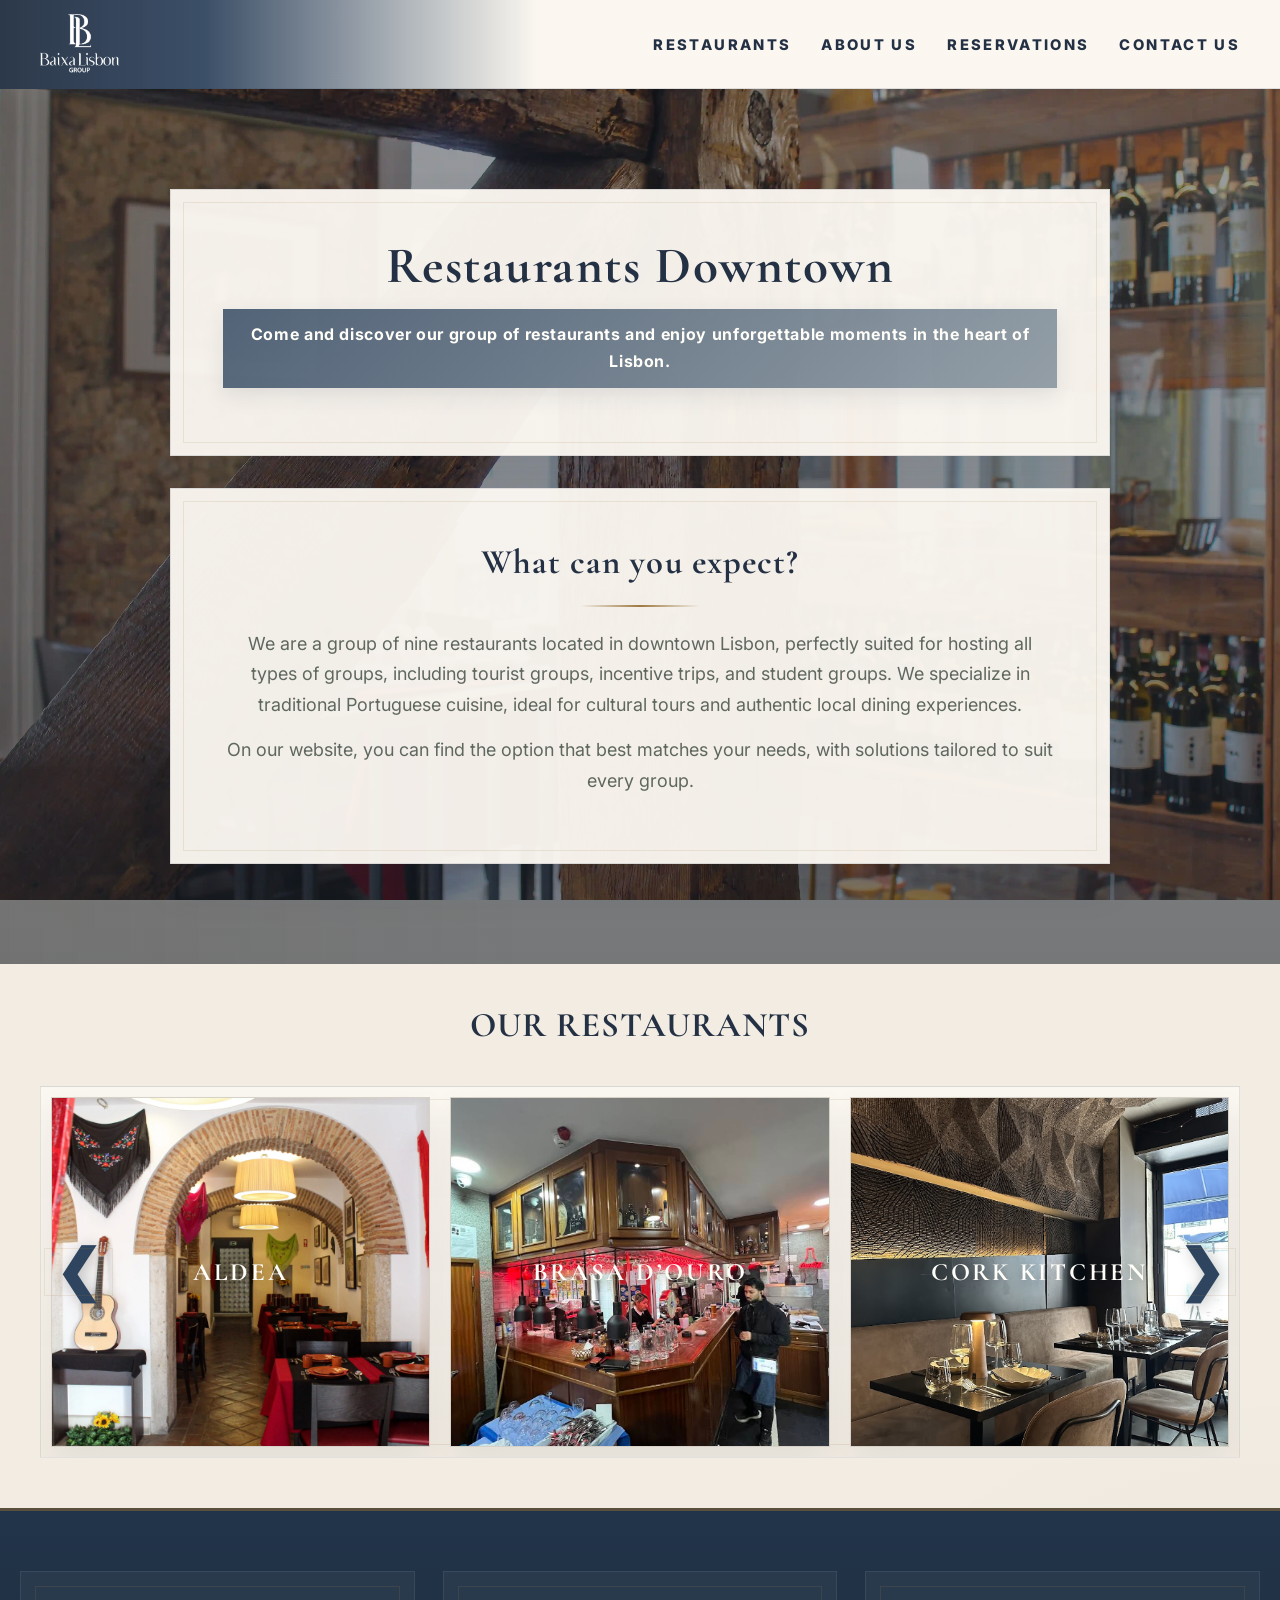
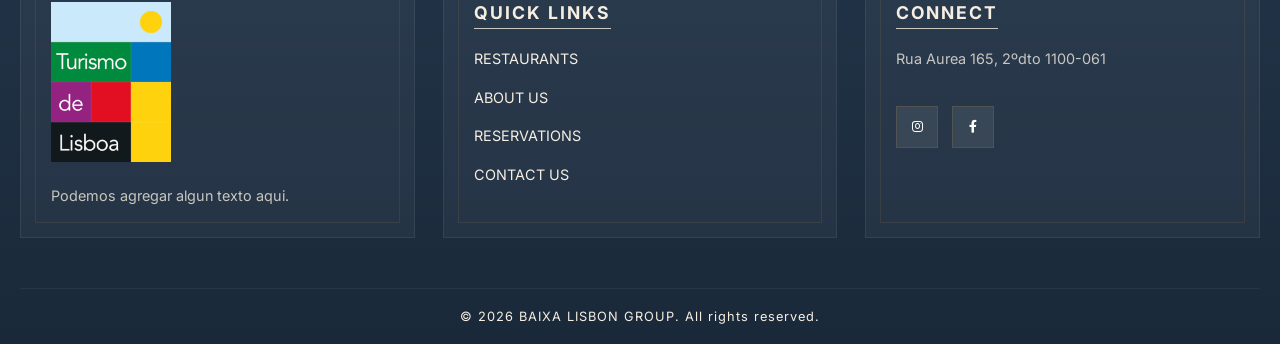
<file: index.html>
<!DOCTYPE html>
<html lang="EN">

<head>
    <meta charset="UTF-8">
    <meta name="google-site-verification" content="ZiwASABgiSHNWfju6RrjytVfx53gcFV1ez3pU800e4g" />
    <meta name="viewport" content="width=device-width, initial-scale=1.0">
    <link rel="icon" type="image/x-icon" href="logos/baixa_blanco.png">
    <link rel="stylesheet" href="https://cdnjs.cloudflare.com/ajax/libs/font-awesome/6.0.0/css/all.min.css">
    <title>Restaurantes para Grupos em Lisboa | Group Dining & Restaurant Catalog</title>
    <meta name="description"
        content="Catálogo de restaurantes para grupos em Lisboa. Especialistas em menus para grupos grandes, agências de viagens e eventos. Group dining and restaurant booking in Lisbon.">
    <link rel="alternate" href="https://odiaz15000.github.io/baixa-lisbon-group-catalog/" hreflang="x-default" />
    <link rel="alternate" href="https://odiaz15000.github.io/baixa-lisbon-group-catalog/" hreflang="en" />
    <link rel="alternate" href="https://odiaz15000.github.io/baixa-lisbon-group-catalog/" hreflang="es" />
    <link rel="alternate" href="https://odiaz15000.github.io/baixa-lisbon-group-catalog/" hreflang="fr" />
    <link rel="alternate" href="https://odiaz15000.github.io/baixa-lisbon-group-catalog/" hreflang="de" />
    <link rel="alternate" href="https://odiaz15000.github.io/baixa-lisbon-group-catalog/" hreflang="it" />
    <link rel="alternate" href="https://odiaz15000.github.io/baixa-lisbon-group-catalog/" hreflang="nl" />
    <link rel="alternate" href="https://odiaz15000.github.io/baixa-lisbon-group-catalog/" hreflang="pt" />
    <link rel="stylesheet" href="styles.css">
    <script src="scripts.js" defer></script>
</head>

<body id="home">

    <!-- NAVIGATION BAR -->
    <nav id="universal-navbar"></nav>

    <section class="hero-section">
        <div class="overlay"></div>

        <div class="hero-content-wrapper" id="info">
            <div class="info-box stack-box reveal delay-1">
                <h1>Restaurants Downtown</h1>
                <p class="subtitle">Come and discover our group of restaurants and enjoy unforgettable moments in the
                    heart of Lisbon.</p>
            </div>

            <div class="info-box stack-box reveal delay-2">
                <h2>What can you expect?</h2>
                <div class="divider"></div>
                <p>We are a group of nine restaurants located in downtown Lisbon, perfectly suited for hosting all types
                    of groups, including tourist groups, incentive trips, and student groups. We specialize in
                    traditional Portuguese cuisine, ideal for cultural tours and authentic local dining experiences.</p>
                <p>On our website, you can find the option that best matches your needs, with solutions tailored to suit
                    every group.</p>
            </div>
        </div>
    </section><br><br>

    <section class="restaurant-slider-section reveal">
        <h2 class="section-title">OUR RESTAURANTS</h2>

        <div class="res-slider-wrapper">
            <button class="res-arrow prev" id="btnPrevRes">&#10094;</button>

            <div class="res-slider-container" id="restaurantSlider">
                <div class="res-slides-track">
                    <div class="res-slide">
                        <div class="galery-item" data-name="ALDEA">
                            <a href="aldea.html"><img src="fotos_aldea/aldea4.webp" alt="ALDEA"></a>
                        </div>
                    </div>
                    <div class="res-slide">
                        <div class="galery-item" data-name="BRASA D’OURO">
                            <a href="BRASA_D'OURO.html"><img src="fotos_brasa/brasa1.png" alt="BRASA"></a>
                        </div>
                    </div>
                    <div class="res-slide">
                        <div class="galery-item" data-name="CORK KITCHEN">
                            <a href="cork.html"><img src="fotos_cork/cork1.png" alt="CORK"></a>
                        </div>
                    </div>
                    <div class="res-slide">
                        <div class="galery-item" data-name="COZINHA D’AVÓ">
                            <a href="COZINHA.html"><img src="fotos_cozinha/cozinha1.jpeg" alt="COZINHA"></a>
                        </div>
                    </div>
                    <div class="res-slide">
                        <div class="galery-item" data-name="CUCINA DI FAMIGLIA">
                            <a href="cucina.html"><img src="fotos_cucina/cucina1.png" alt="CUCINA"></a>
                        </div>
                    </div>
                    <div class="res-slide">
                        <div class="galery-item" data-name="EL CLAN">
                            <a href="el_clan.html"><img src="fotos_clan/clan1.png" alt="CLAN"></a>
                        </div>
                    </div>
                    <div class="res-slide">
                        <div class="galery-item" data-name="NATA DE LISBOA">
                            <a href="nata.html"><img src="fotos_nata/nata1.png" alt="NATA"></a>
                        </div>
                    </div>
                    <div class="res-slide">
                        <div class="galery-item" data-name="NICOLA CAFÉ">
                            <a href="nicola.html"><img src="fotos_nicola/nicola1.jpg" alt="NICOLA"></a>
                        </div>
                    </div>
                    <div class="res-slide">
                        <div class="galery-item" data-name="PATA NEGRA">
                            <a href="pata.html"><img src="fotos_pata/pata1.png" alt="PATA"></a>
                        </div>
                    </div>
                </div>
            </div>

            <button class="res-arrow next" id="btnNextRes">&#10095;</button>
        </div>
    </section>

    <footer id="universal-footer" class="main-footer reveal delay-3"></footer>
</body>

</html>
</file>
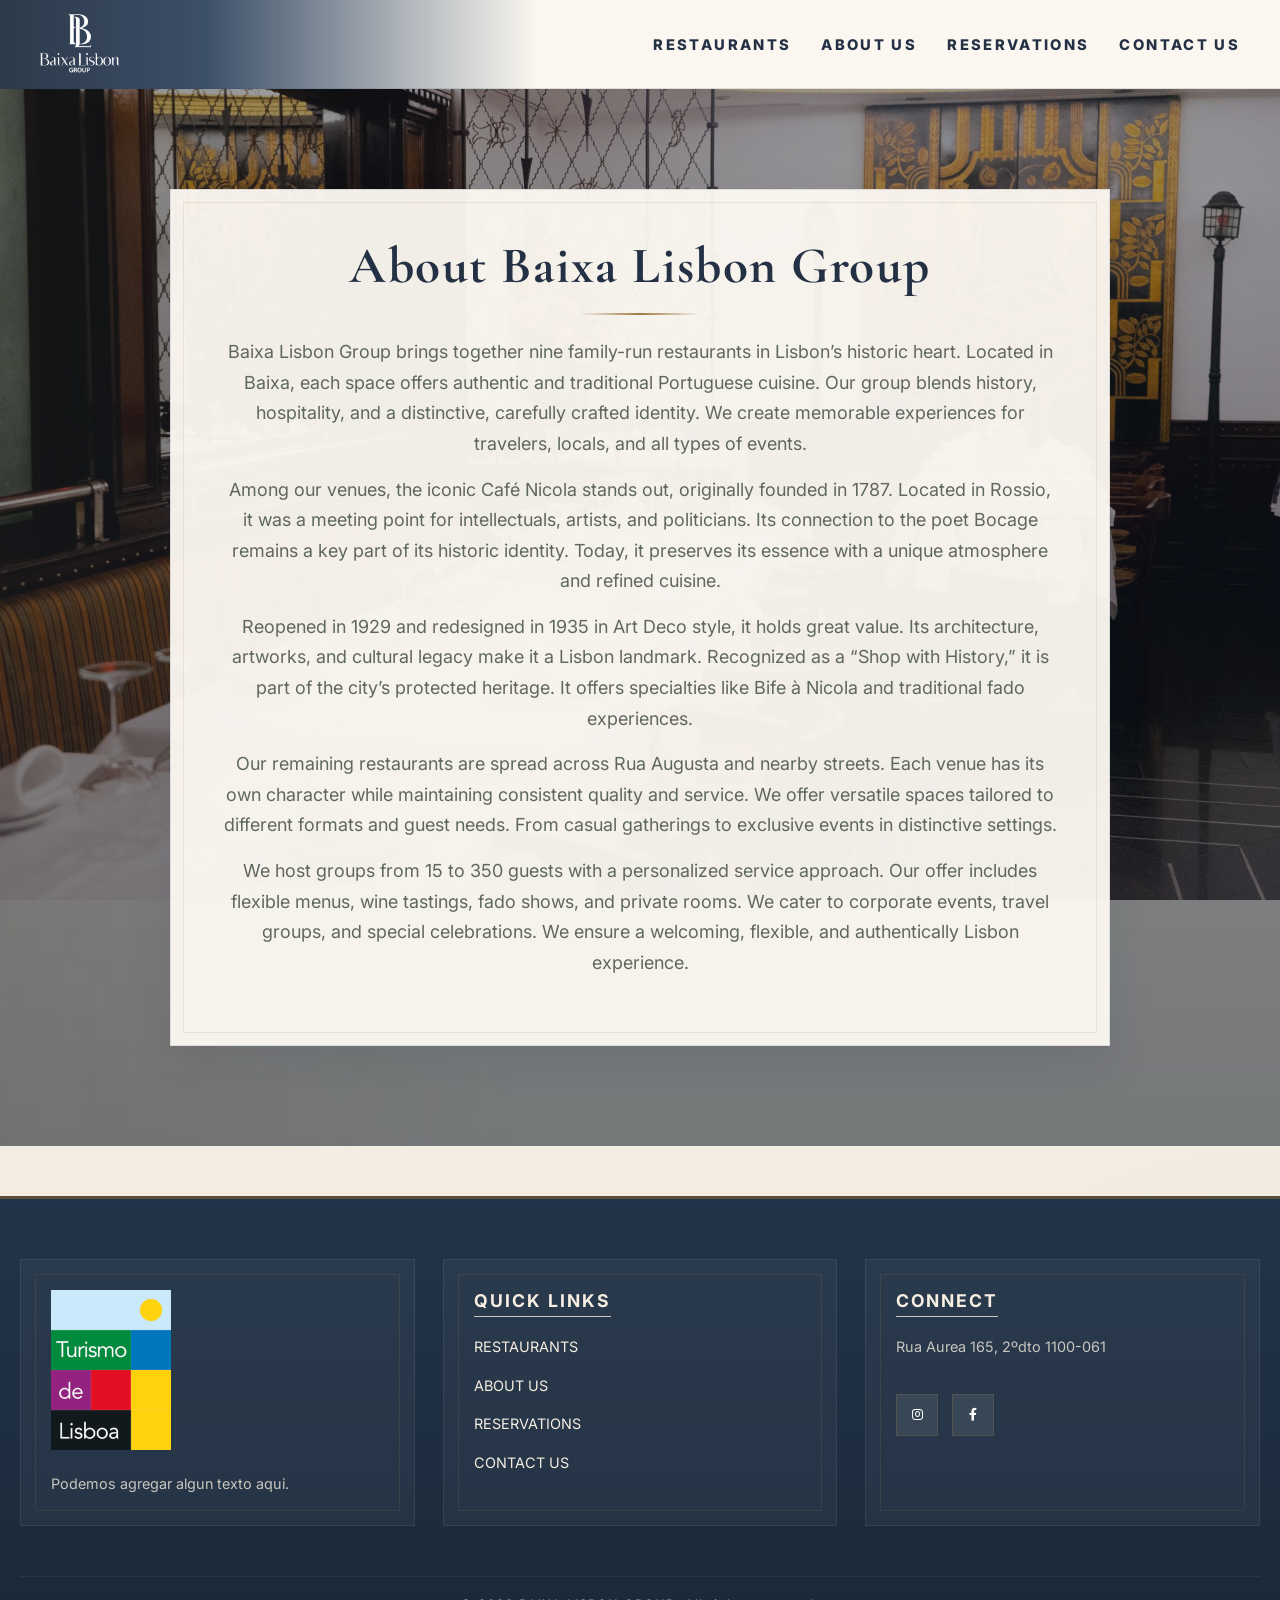
<file: about_us.html>
<!DOCTYPE html>
<html lang="EN">

<head>
    <meta charset="UTF-8">
    <meta name="viewport" content="width=device-width, initial-scale=1.0">
    <link rel="icon" type="image/x-icon" href="logos/baixa_blanco.png">
    <link rel="stylesheet" href="https://cdnjs.cloudflare.com/ajax/libs/font-awesome/6.0.0/css/all.min.css">
    <title>Sobre o Grupo: Restaurantes para Grupos em Lisboa | Baixa Lisbon Group (Restaurants)</title>
    <meta name="description"
        content="Grupo de restauração especializado em grupos grandes em Lisboa. Soluções de almoços e jantares para agências e empresas. Professional group restaurant management in Lisbon.">
    <link rel="alternate" href="https://tuusuario.github.io/tu-repositorio/" hreflang="x-default" />
    <link rel="alternate" href="https://tuusuario.github.io/tu-repositorio/" hreflang="en" />
    <link rel="alternate" href="https://tuusuario.github.io/tu-repositorio/" hreflang="es" />
    <link rel="alternate" href="https://tuusuario.github.io/tu-repositorio/" hreflang="fr" />
    <link rel="alternate" href="https://tuusuario.github.io/tu-repositorio/" hreflang="de" />
    <link rel="alternate" href="https://tuusuario.github.io/tu-repositorio/" hreflang="it" />
    <link rel="alternate" href="https://tuusuario.github.io/tu-repositorio/" hreflang="nl" />
    <link rel="stylesheet" href="styles.css">
    <script src="scripts.js" defer></script>
</head>

<body id="about_page">

    <!-- NAVIGATION BAR -->
    <nav id="universal-navbar"></nav>

    <section class="hero-section about-bg">
        <div class="overlay"></div>

        <div class="hero-content-wrapper">
            <div class="info-box stack-box reveal delay-1">
                <h1>About Baixa Lisbon Group</h1>
                <div class="divider"></div>
                <p>Baixa Lisbon Group brings together nine family-run restaurants in Lisbon’s historic heart.
                    Located in Baixa, each space offers authentic and traditional Portuguese cuisine.
                    Our group blends history, hospitality, and a distinctive, carefully crafted identity.
                    We create memorable experiences for travelers, locals, and all types of events.</p>

                <p>Among our venues, the iconic Café Nicola stands out, originally founded in 1787.
                    Located in Rossio, it was a meeting point for intellectuals, artists, and politicians.
                    Its connection to the poet Bocage remains a key part of its historic identity.
                    Today, it preserves its essence with a unique atmosphere and refined cuisine.</p>

                <p>Reopened in 1929 and redesigned in 1935 in Art Deco style, it holds great value.
                    Its architecture, artworks, and cultural legacy make it a Lisbon landmark.
                    Recognized as a “Shop with History,” it is part of the city’s protected heritage.
                    It offers specialties like Bife à Nicola and traditional fado experiences.</p>

                <p>Our remaining restaurants are spread across Rua Augusta and nearby streets.
                    Each venue has its own character while maintaining consistent quality and service.
                    We offer versatile spaces tailored to different formats and guest needs.
                    From casual gatherings to exclusive events in distinctive settings.</p>

                <p>We host groups from 15 to 350 guests with a personalized service approach.
                    Our offer includes flexible menus, wine tastings, fado shows, and private rooms.
                    We cater to corporate events, travel groups, and special celebrations.
                    We ensure a welcoming, flexible, and authentically Lisbon experience.</p>
            </div>
        </div>
    </section>

    <footer id="universal-footer" class="main-footer reveal delay-3"></footer>
</body>

</html>
</file>
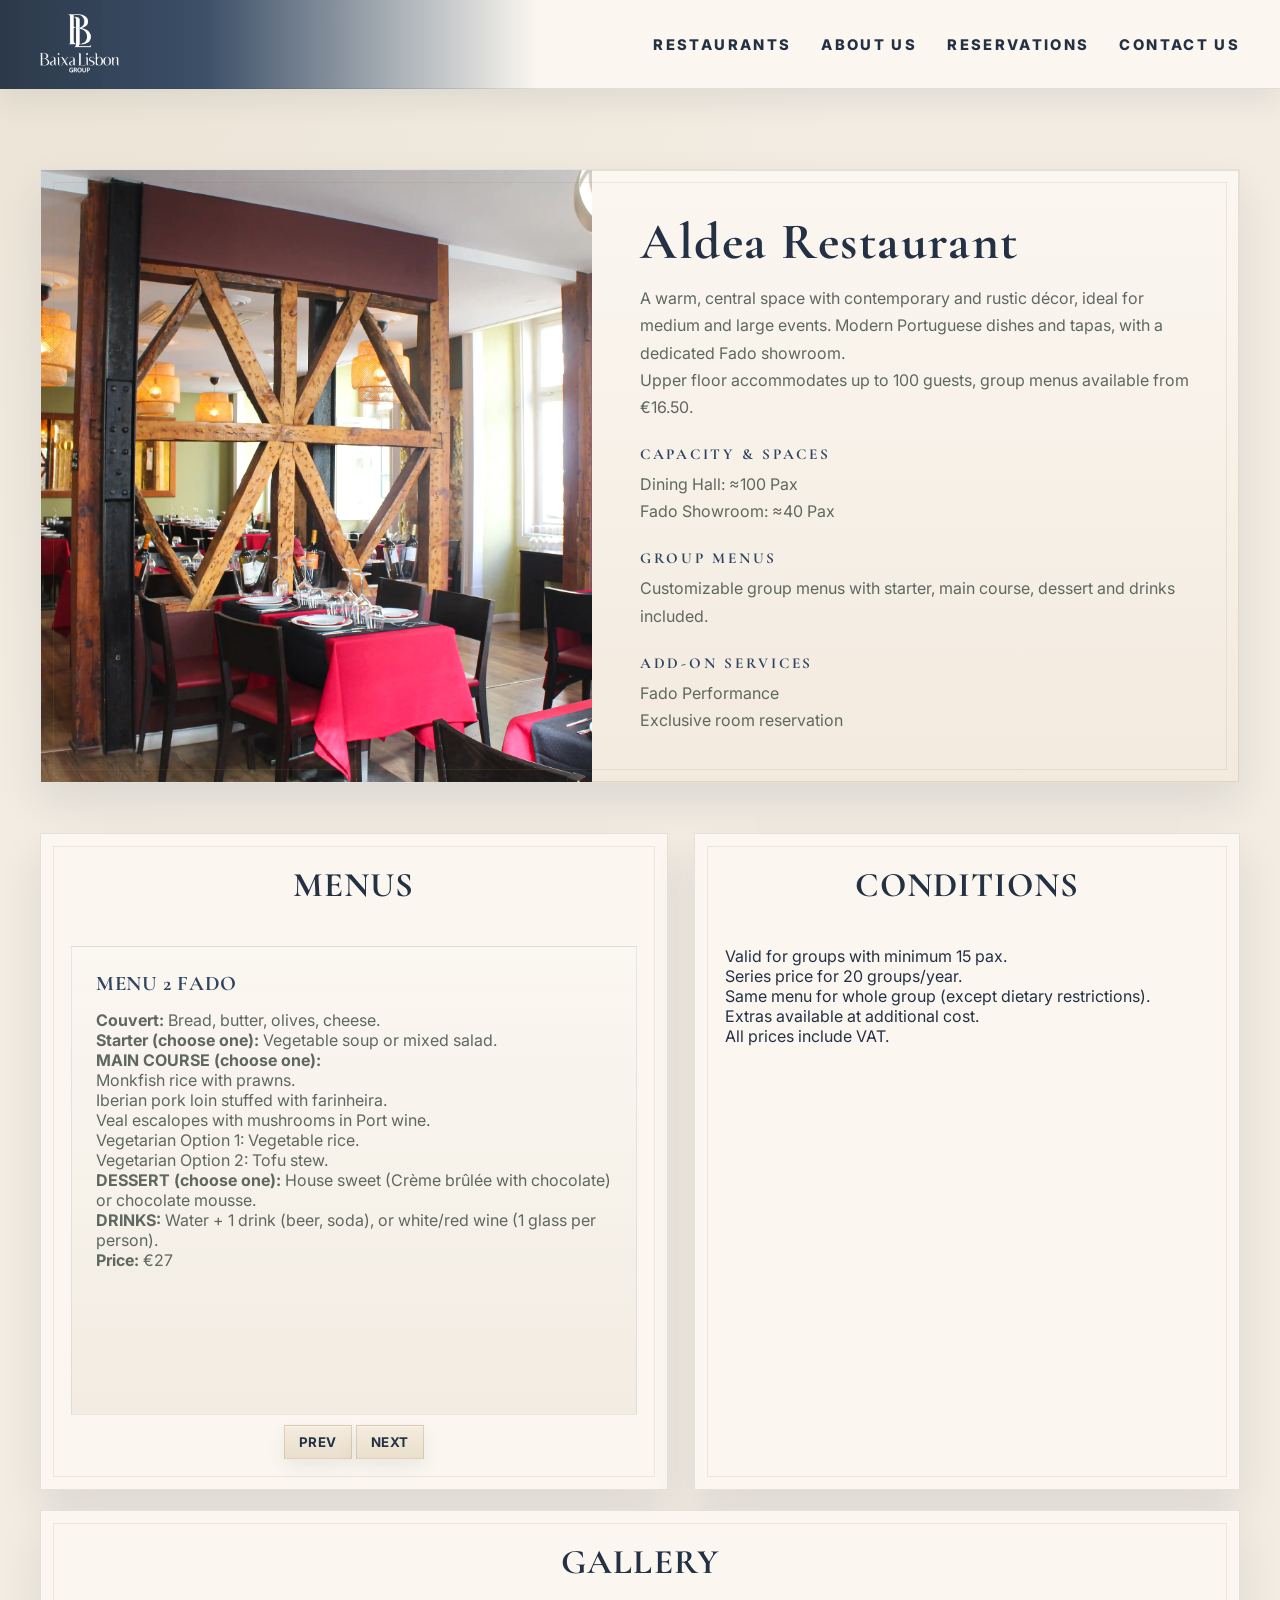
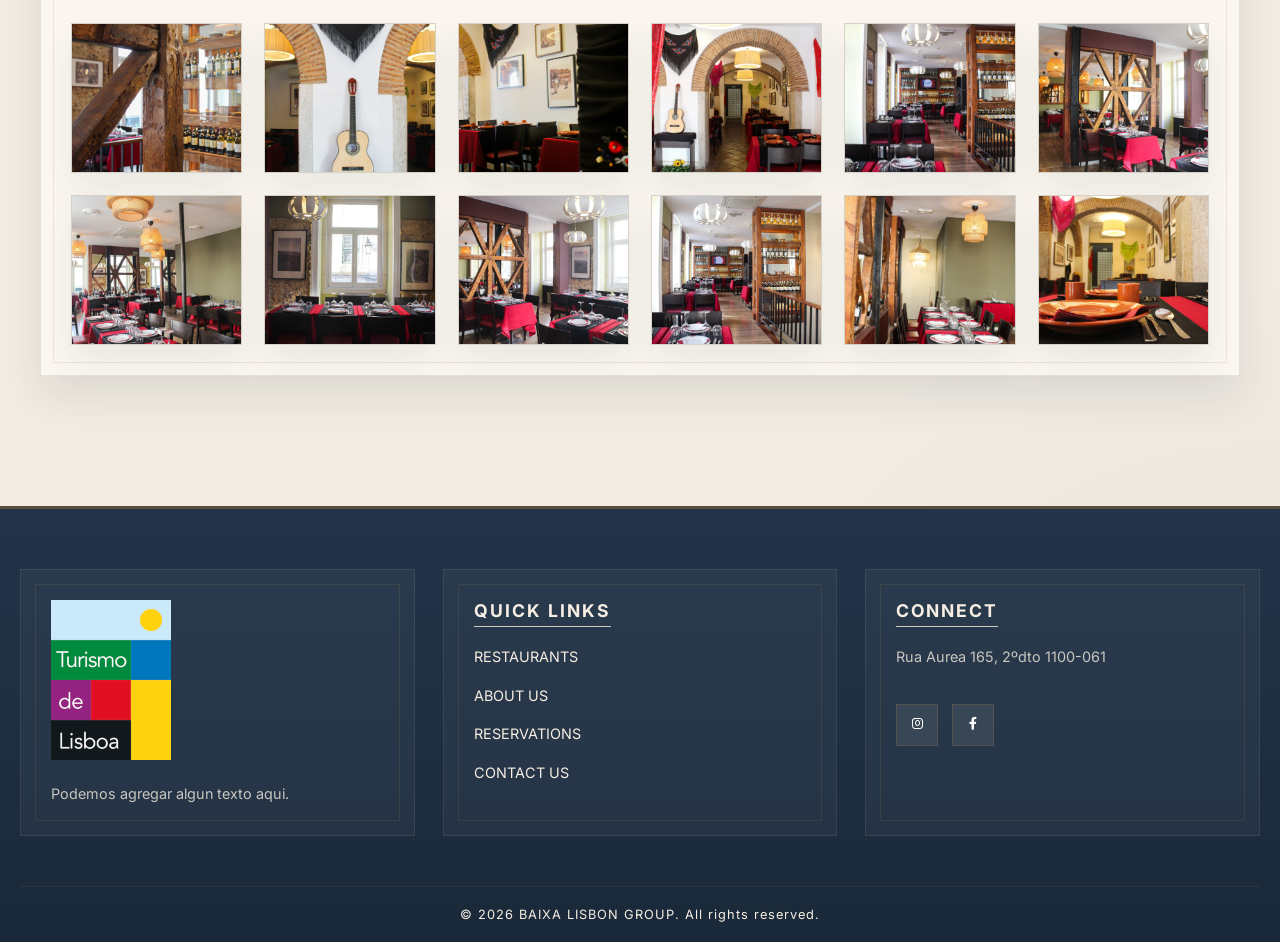
<file: aldea.html>
<!DOCTYPE html>
<html lang="EN">

<head>
    <meta charset="UTF-8">
    <meta name="viewport" content="width=device-width, initial-scale=1.0">
    <title>Restaurante Aldea | Grupos em Lisboa | Group Dining</title>
    <meta name="description"
        content="Restaurante para grupos em Lisboa: cozinha tradicional e bacalhau. Especialistas en menús para grupos grandes y eventos. Traditional Portuguese cuisine and group bookings in Lisbon.">
    <link rel="icon" type="image/x-icon" href="logos/baixa_blanco.png">
    <link rel="stylesheet" href="https://cdnjs.cloudflare.com/ajax/libs/font-awesome/6.0.0/css/all.min.css">
    <link rel="stylesheet" href="styles.css">
    <script src="scripts.js" defer></script>
</head>

<body>

    <!-- NAVIGATION BAR -->
    <nav id="universal-navbar"></nav>

    <div class="container">

        <!-- TOP SECTION -->
        <div class="top-section">

            <div class="image-container">
                <img src="fotos_aldea/aldea7.webp" alt="Aldea Restaurant" loading="eager" fetchpriority="high">
            </div>

            <div class="description">
                <h1>Aldea Restaurant</h1>
                <p>A warm, central space with contemporary and rustic décor, ideal for medium and large events. Modern
                    Portuguese dishes and tapas, with a dedicated Fado showroom.</p>
                <p>Upper floor accommodates up to 100 guests, group menus available from €16.50.</p>
                <h3>CAPACITY & SPACES</h3>
                <p>Dining Hall: ≈100 Pax</p>
                <p>Fado Showroom: ≈40 Pax</p>
                <h3>GROUP MENUS</h3>
                <p>Customizable group menus with starter, main course, dessert and drinks included.</p>
                <h3>ADD-ON SERVICES</h3>
                <p>Fado Performance</p>
                <p>Exclusive room reservation</p>
            </div>

        </div>

        <!-- MENUS + CONDITIONS -->
        <div class="menu-conditions">

            <div class="box">
                <h2 class="section-title">Menus</h2>
                <div class="slider" id="menuSlider">
                    <div class="slides">

                        <!-- MENU 1 GROUPS -->
                        <div class="slide">
                            <h3>MENU 1 GROUPS</h3>
                            <p><strong>Couvert:</strong> Bread, butter and olives.</p>
                            <p><strong>Starter (choose one):</strong> Vegetable soup or mixed salad.</p>
                            <p><strong>MAIN COURSE (choose one):</strong></p>
                            <p>Codfish with cream.</p>
                            <p>Hake fillets with rice and salad.</p>
                            <p>Pork loin with roasted potatoes and rice.</p>
                            <p>Roasted chicken with fries and salad.</p>
                            <p>Vegetarian Option 1: vegetable rice.</p>
                            <p>Vegetarian Option 2: veggie burger with fries and salad.</p>
                            <p><strong>Dessert:</strong> House sweet (Crème brûlée with chocolate).</p>
                            <p><strong>Price:</strong> €23</p>
                        </div>

                        <!-- MENU 2 FADO -->
                        <div class="slide">
                            <h3>MENU 2 FADO</h3>
                            <p><strong>Couvert:</strong> Bread, butter, olives, cheese.</p>
                            <p><strong>Starter (choose one):</strong> Vegetable soup or mixed salad.</p>
                            <p><strong>MAIN COURSE (choose one):</strong></p>
                            <p>Monkfish rice with prawns.</p>
                            <p>Iberian pork loin stuffed with farinheira.</p>
                            <p>Veal escalopes with mushrooms in Port wine.</p>
                            <p>Vegetarian Option 1: Vegetable rice.</p>
                            <p>Vegetarian Option 2: Tofu stew.</p>
                            <p><strong>DESSERT (choose one):</strong> House sweet (Crème brûlée with chocolate) or
                                chocolate mousse.</p>
                            <p><strong>DRINKS:</strong> Water + 1 drink (beer, soda), or white/red wine (1 glass per
                                person).</p>
                            <p><strong>Price:</strong> €27</p>
                        </div>

                        <!-- MENU 3 EVENTS -->
                        <div class="slide">
                            <h3>MENU 3 EVENTS</h3>
                            <p><strong>Couvert:</strong> Bread, butter, olives, cheese, smoked pork sausages.</p>
                            <p><strong>Starters (choose one):</strong> Garlic prawns or Mussels “à espanhola”.</p>
                            <p><strong>Soups (choose one):</strong> Tomato soup or cream of coriander soup.</p>
                            <p><strong>MAIN COURSE:</strong></p>
                            <p>Salmon fillet with roasted potatoes and sautéed vegetables.</p>
                            <p>Roasted national veal with mushrooms in madeira wine, roasted potatoes and carrot rice.
                            </p>
                            <p>Vegetarian Option 1: Vegetable rice.</p>
                            <p>Vegetarian Option 2: Tofu stew.</p>
                            <p><strong>Dessert (choose one):</strong></p>
                            <p>House sweet (Crème brûlée with chocolate).</p>
                            <p>Chocolate mousse.</p>
                            <p>Egg pudding.</p>
                            <p>Farofias.</p>
                            <p>Mango mousse.</p>
                            <p><strong>DRINKS:</strong> Water + beer, soft drinks, orange juice, white/red wine.</p>
                            <p><strong>Price (VAT Included):</strong></p>
                            <p>€45 per person with 1 Main Course.</p>
                            <p>€60 per person with 2 Main Courses.</p>
                        </div>

                        <!-- MENU 4 STUDENTS -->
                        <div class="slide">
                            <h3>MENU 4 STUDENTS</h3>
                            <p><strong>Couvert:</strong> Bread, butter.</p>
                            <p><strong>MAIN COURSE (choose one):</strong></p>
                            <p>Codfish pastries with tomato rice and salad.</p>
                            <p>Roasted chicken with baked potatoes and rice.</p>
                            <p><strong>DESSERT (choose one):</strong> House sweet or Fruit Jelly</p>
                            <p><strong>DRINK:</strong> Water</p>
                            <p><strong>Price (VAT Included):</strong> €16.50 per person</p>
                        </div>

                    </div>
                </div>
                <div class="slider-buttons">
                    <button onclick="moveSlide(-1, 'menuSlider')">Prev</button>
                    <button onclick="moveSlide(1, 'menuSlider')">Next</button>
                </div>
            </div>

            <!-- CONDITIONS -->
            <div class="box">
                <h2 class="section-title">Conditions</h2>
                <p>Valid for groups with minimum 15 pax.</p>
                <p>Series price for 20 groups/year.</p>
                <p>Same menu for whole group (except dietary restrictions).</p>
                <p>Extras available at additional cost.</p>
                <p>All prices include VAT.</p>
            </div>

        </div>

        <br>

        <!-- GALLERY -->
        <div class="box">
            <h2 class="section-title">Gallery</h2>
            <div class="gallery-grid">
                <div class="gallery-item"><img src="fotos_aldea/aldea1.webp" alt="Aldea 1" loading="lazy"></div>
                <div class="gallery-item"><img src="fotos_aldea/aldea2.webp" alt="Aldea 2" loading="lazy"></div>
                <div class="gallery-item"><img src="fotos_aldea/aldea3.webp" alt="Aldea 3" loading="lazy"></div>
                <div class="gallery-item"><img src="fotos_aldea/aldea4.webp" alt="Aldea 4" loading="lazy"></div>
                <div class="gallery-item"><img src="fotos_aldea/aldea6.webp" alt="Aldea 6" loading="lazy"></div>
                <div class="gallery-item"><img src="fotos_aldea/aldea7.webp" alt="Aldea 7" loading="lazy"></div>
                <div class="gallery-item"><img src="fotos_aldea/aldea8.webp" alt="Aldea 8" loading="lazy"></div>
                <div class="gallery-item"><img src="fotos_aldea/aldea9.webp" alt="Aldea 9" loading="lazy"></div>
                <div class="gallery-item"><img src="fotos_aldea/aldea10.webp" alt="Aldea 10" loading="lazy"></div>
                <div class="gallery-item"><img src="fotos_aldea/aldea11.webp" alt="Aldea 11" loading="lazy"></div>
                <div class="gallery-item"><img src="fotos_aldea/aldea12.webp" alt="Aldea 12" loading="lazy"></div>
                <div class="gallery-item"><img src="fotos_aldea/aldea13.webp" alt="Aldea 13" loading="lazy"></div>
            </div>
        </div>

        <!-- LIGHTBOX -->
        <div id="lightbox" class="lightbox">
            <span class="close">&times;</span>
            <span class="prev">&#10094;</span>
            <img class="lightbox-content" id="lightbox-img">
            <span class="next">&#10095;</span>
        </div>

    </div>
    <footer id="universal-footer" class="main-footer reveal delay-3"></footer>
</body>

</html>
</file>
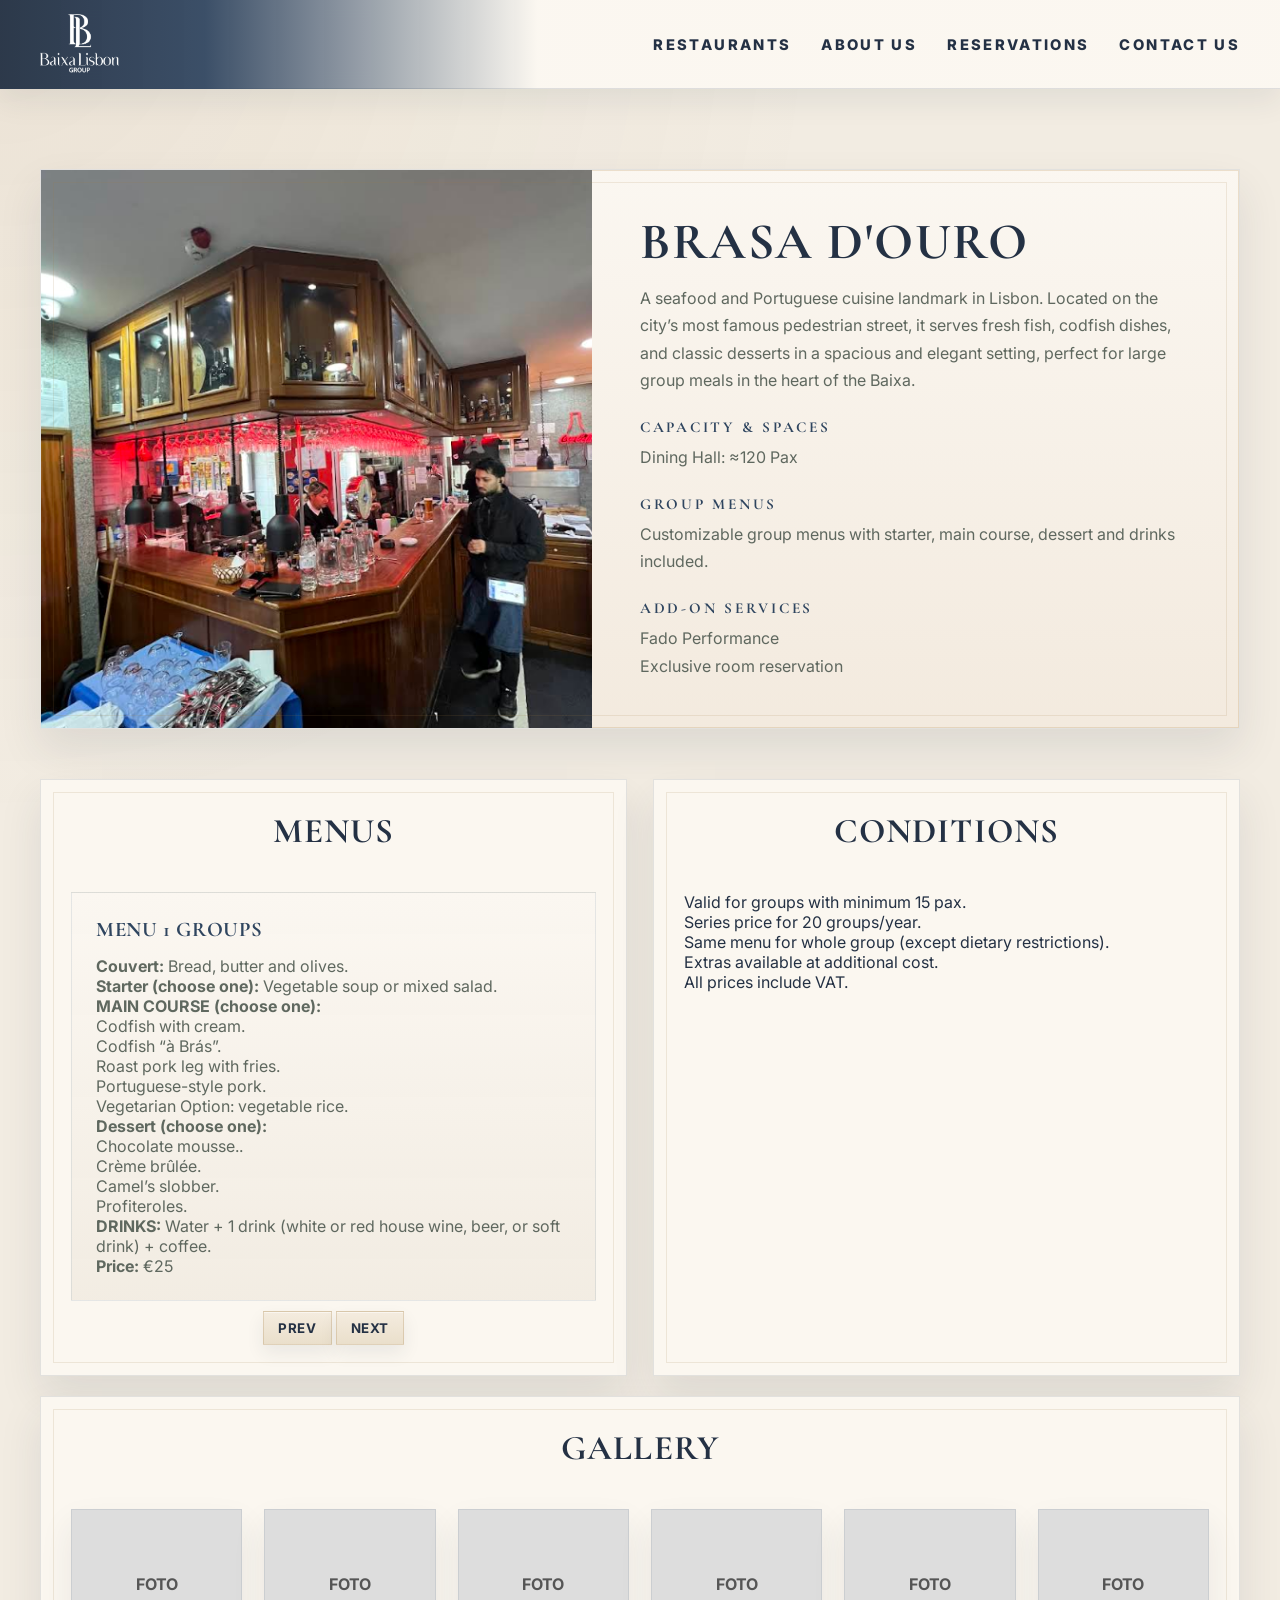
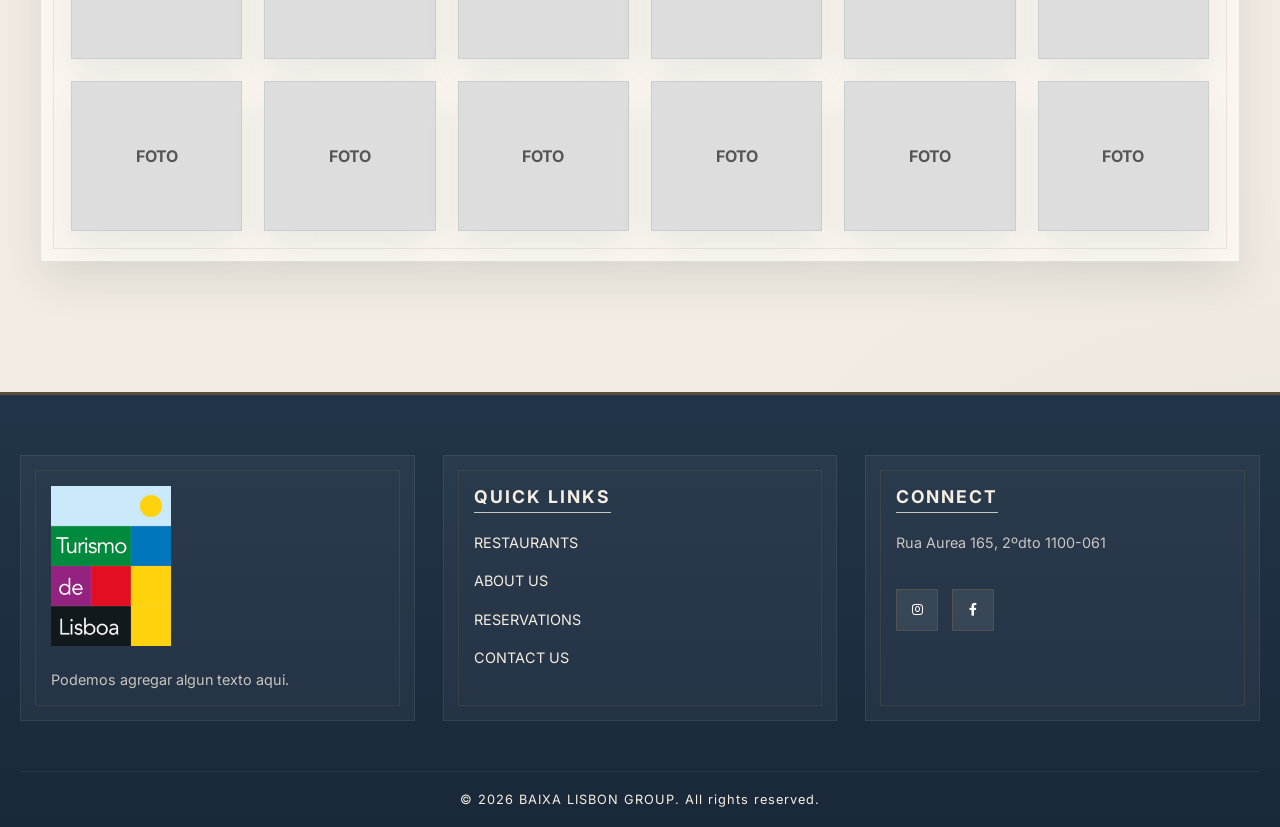
<file: BRASA_D'OURO.html>
<!DOCTYPE html>
<html lang="EN">

<head>
    <meta charset="UTF-8">
    <meta name="viewport" content="width=device-width, initial-scale=1.0">
    <title>Brasa D'Ouro | Restaurante para Grupos na Rua Augusta | Group Dining</title>
    <meta name="description"
        content="Especialistas em carnes na brasa e menus para grupos na Rua Augusta, Lisboa. Parrillada, mariscos y cenas para grupos grandes. Steakhouse, seafood, and group bookings in Lisbon center.">
    <link rel="stylesheet" href="styles.css">
    <link rel="stylesheet" href="https://cdnjs.cloudflare.com/ajax/libs/font-awesome/6.0.0/css/all.min.css">
    <link rel="icon" type="image/x-icon" href="logos/baixa_blanco.png">
    <script src="scripts.js" defer></script>

</head>

<body>

    <!-- NAVIGATION BAR -->
    <nav id="universal-navbar"></nav>

    <div class="container">

        <!-- TOP SECTION -->
        <div class="top-section">

            <div class="image-container">
                <img src="fotos_brasa/brasa1.png" alt="BRASA D'OURO RESTAURANT">
            </div>

            <div class="description">
                <h1>BRASA D'OURO</h1>
                <p>A seafood and Portuguese cuisine landmark in Lisbon. Located on the city’s most famous pedestrian
                    street, it serves fresh fish, codfish dishes, and classic desserts in a spacious and elegant
                    setting, perfect for large group meals in the heart of the Baixa.</p>
                <h3>CAPACITY & SPACES</h3>
                <p>Dining Hall: ≈120 Pax</p>
                <h3>GROUP MENUS</h3>
                <p>Customizable group menus with starter, main course, dessert and drinks included.</p>
                <h3>ADD-ON SERVICES</h3>
                <p>Fado Performance</p>
                <p>Exclusive room reservation</p>
            </div>

        </div>

        <!-- MENUS + CONDITIONS -->
        <div class="menu-conditions">

            <div class="box">
                <h2 class="section-title">Menus</h2>
                <div class="slider" id="menuSlider">
                    <div class="slides">

                        <!-- MENU 1 GROUPS -->
                        <div class="slide">
                            <h3>MENU 1 GROUPS</h3>
                            <p><strong>Couvert:</strong> Bread, butter and olives.</p>
                            <p><strong>Starter (choose one):</strong> Vegetable soup or mixed salad.</p>
                            <p><strong>MAIN COURSE (choose one):</strong></p>
                            <p>Codfish with cream.</p>
                            <p>Codfish “à Brás”.</p>
                            <p>Roast pork leg with fries.</p>
                            <p>Portuguese-style pork.</p>
                            <p>Vegetarian Option: vegetable rice.</p>
                            <p><strong>Dessert (choose one):</strong></p>
                            <p>Chocolate mousse..</p>
                            <p>Crème brûlée.</p>
                            <p>Camel’s slobber.</p>
                            <p>Profiteroles.</p>
                            <p><strong>DRINKS:</strong> Water + 1 drink (white or red house wine, beer, or soft drink) +
                                coffee.</p>
                            <p><strong>Price:</strong> €25</p>
                        </div>
                    </div>
                </div>
                <div class="slider-buttons">
                    <button onclick="moveSlide(-1, 'menuSlider')">Prev</button>
                    <button onclick="moveSlide(1, 'menuSlider')">Next</button>
                </div>
            </div>

            <!-- CONDITIONS -->
            <div class="box">
                <h2 class="section-title">Conditions</h2>
                <p>Valid for groups with minimum 15 pax.</p>
                <p>Series price for 20 groups/year.</p>
                <p>Same menu for whole group (except dietary restrictions).</p>
                <p>Extras available at additional cost.</p>
                <p>All prices include VAT.</p>
            </div>

        </div>

        <br>

        <!-- GALLERY -->
        <div class="box">
            <h2 class="section-title">Gallery</h2>
            <div class="gallery-grid">
                <!-- Placeholder para fotos faltantes -->
                <div class="gallery-item placeholder">FOTO</div>
                <div class="gallery-item placeholder">FOTO</div>
                <div class="gallery-item placeholder">FOTO</div>
                <div class="gallery-item placeholder">FOTO</div>
                <div class="gallery-item placeholder">FOTO</div>
                <div class="gallery-item placeholder">FOTO</div>
                <div class="gallery-item placeholder">FOTO</div>
                <div class="gallery-item placeholder">FOTO</div>
                <div class="gallery-item placeholder">FOTO</div>
                <div class="gallery-item placeholder">FOTO</div>
                <div class="gallery-item placeholder">FOTO</div>
                <div class="gallery-item placeholder">FOTO</div>
            </div>
        </div>

        <!-- LIGHTBOX -->
        <div id="lightbox" class="lightbox">
            <span class="close">&times;</span>
            <span class="prev">&#10094;</span>
            <img class="lightbox-content" id="lightbox-img">
            <span class="next">&#10095;</span>
        </div>

    </div>
    <footer id="universal-footer" class="main-footer reveal delay-3"></footer>
</body>

</html>
</file>
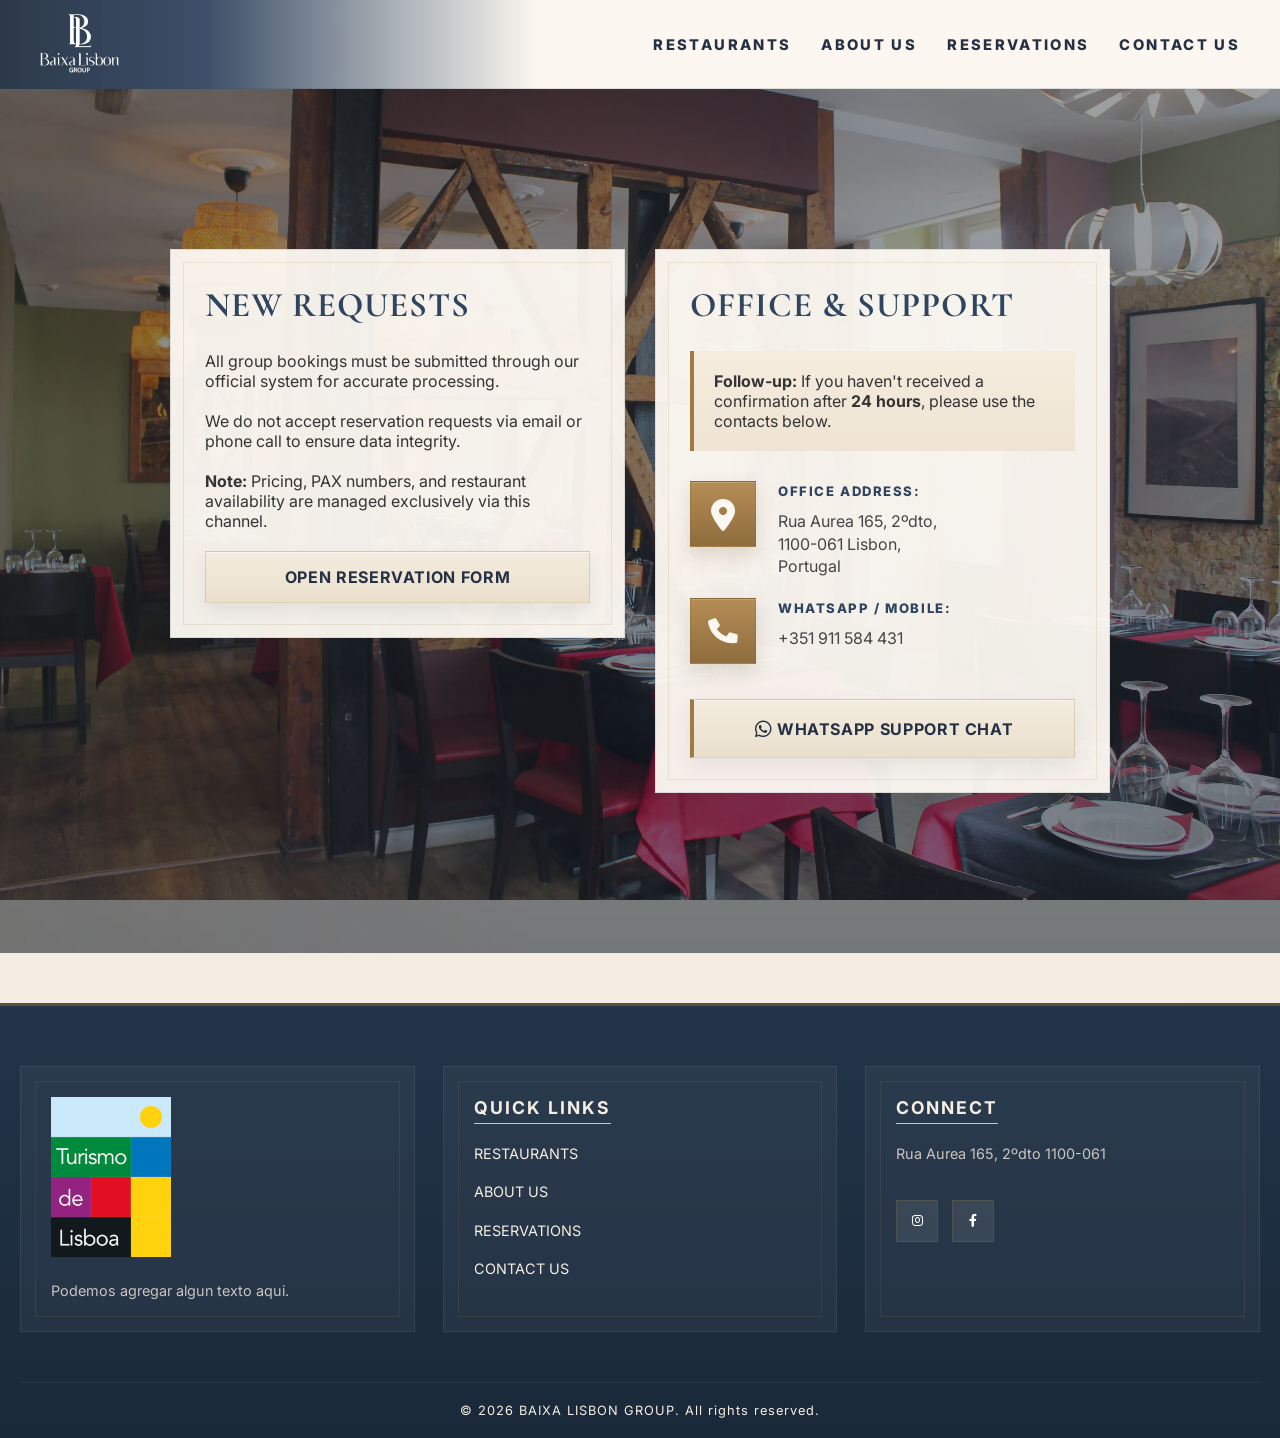
<file: contact_us.html>
<!DOCTYPE html>
<html lang="EN">

<head>
    <meta charset="UTF-8">
    <meta name="viewport" content="width=device-width, initial-scale=1.0">
    <link rel="icon" type="image/x-icon" href="logos/baixa_blanco.png">
    <link rel="stylesheet" href="https://cdnjs.cloudflare.com/ajax/libs/font-awesome/6.0.0/css/all.min.css">
    <title>Presupuestos para Restaurantes de Grupos | Group Dining Contact</title>
    <meta name="description"
        content="Solicite orçamentos para menus de grupos em Lisboa. Contacto para reservas de restaurantes, jantares de empresa e agências. Get your group restaurant quote in Lisbon.">
    <link rel="alternate" href="https://tuusuario.github.io/tu-repositorio/" hreflang="x-default" />
    <link rel="alternate" href="https://tuusuario.github.io/tu-repositorio/" hreflang="en" />
    <link rel="alternate" href="https://tuusuario.github.io/tu-repositorio/" hreflang="es" />
    <link rel="alternate" href="https://tuusuario.github.io/tu-repositorio/" hreflang="fr" />
    <link rel="alternate" href="https://tuusuario.github.io/tu-repositorio/" hreflang="de" />
    <link rel="alternate" href="https://tuusuario.github.io/tu-repositorio/" hreflang="it" />
    <link rel="alternate" href="https://tuusuario.github.io/tu-repositorio/" hreflang="nl" />
    <link rel="stylesheet" href="styles.css">
    <script src="scripts.js" defer></script>
</head>

<body>

    <!-- NAVIGATION BAR -->
    <nav id="universal-navbar"></nav>

    <section class="hero-section contact-bg">
        <div class="overlay"></div>

        <div class="hero-content-wrapper">
            <div class="contact-grid-container">

                <div class="contact-card reveal delay-1">
                    <h2>New Requests</h2>
                    <p>All group bookings must be submitted through our official system for accurate processing.</p><br>
                    <p>We do not accept reservation requests via email or phone call to ensure data integrity.</p><br>
                    <p><strong>Note:</strong> Pricing, PAX numbers, and restaurant availability are managed exclusively
                        via this channel.</p>
                    <a href="reservations.html" class="btn-reservation">Open Reservation Form</a>
                </div>

                <div class="contact-card reveal delay-2">
                    <h2>Office & Support</h2>

                    <div class="follow-up-box">
                        <p><strong>Follow-up:</strong> If you haven't received a confirmation after <strong>24
                                hours</strong>, please use the contacts below.</p>
                    </div>

                    <div class="contact-details-list">

                        <div class="contact-entry-pair">
                            <div class="contact-icon">
                                <i class="fas fa-location-dot"></i>
                            </div>
                            <div class="entry-content">
                                <div class="entry-label">Office Address:</div>
                                <div class="entry-data">
                                    Rua Aurea 165, 2ºdto,<br>
                                    1100-061 Lisbon,<br>
                                    Portugal
                                </div>
                            </div>
                        </div>

                        <div class="contact-entry-pair">
                            <div class="contact-icon">
                                <i class="fas fa-phone"></i>
                            </div>
                            <div class="entry-content">
                                <div class="entry-label">WhatsApp / Mobile:</div>
                                <div class="entry-data">+351 911 584 431</div>
                            </div>
                        </div>
                    </div>

                    <a href="https://wa.me/351911584431" class="btn-whatsapp" target="_blank">
                        <i class="fab fa-whatsapp"></i>
                        WhatsApp Support Chat
                    </a>
                </div>

            </div>
        </div>
    </section>
    <footer id="universal-footer" class="main-footer reveal delay-3"></footer>
</body>

</html>
</file>
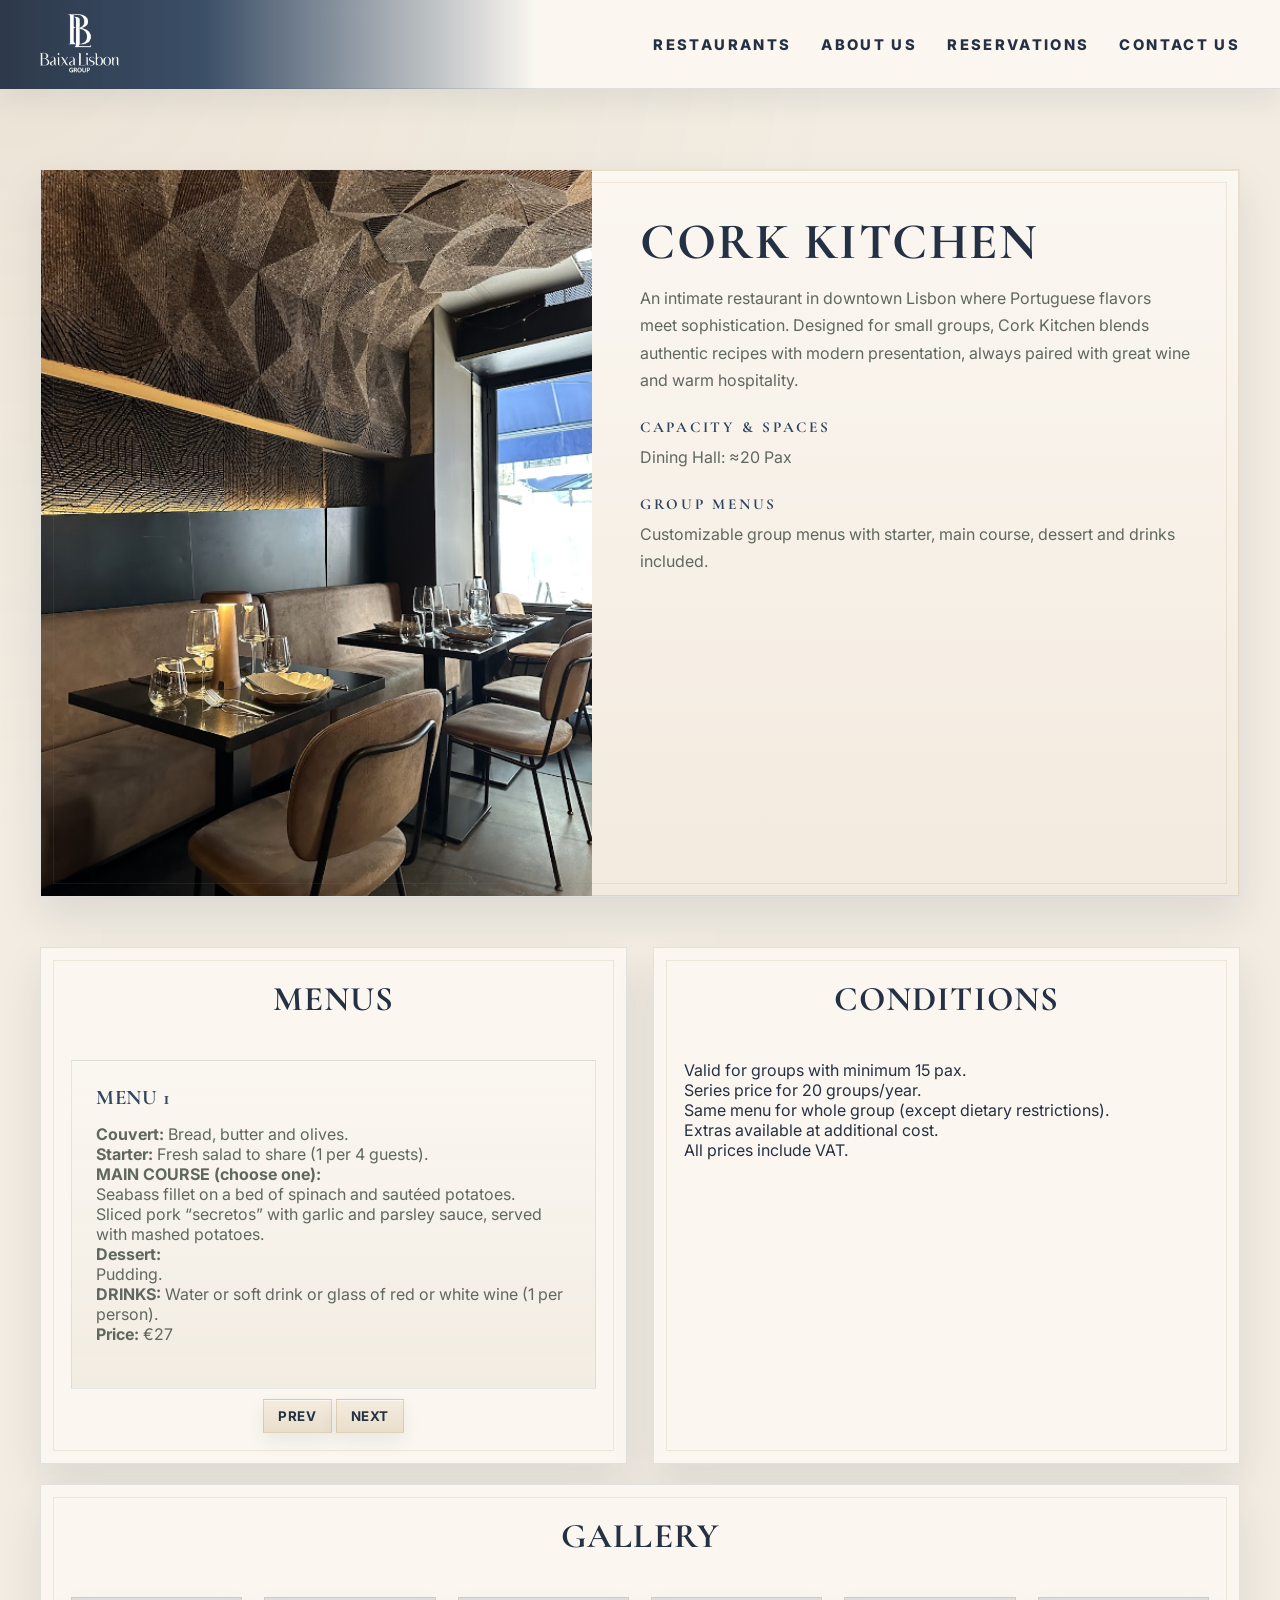
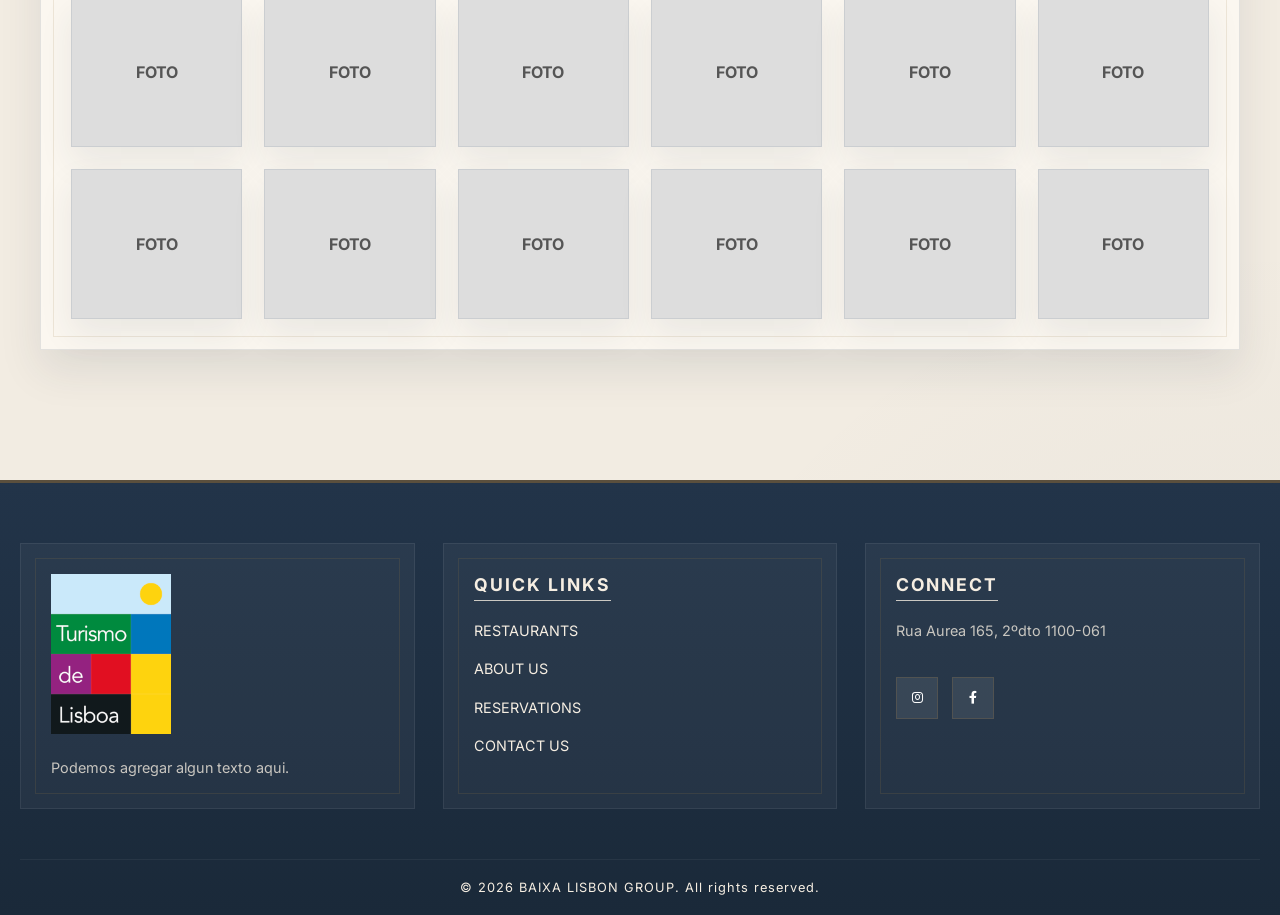
<file: cork.html>
<!DOCTYPE html>
<html lang="EN">

<head>
    <meta charset="UTF-8">
    <meta name="viewport" content="width=device-width, initial-scale=1.0">
    <title>Cork Kitchen | Restaurante para Grupos em Lisboa | Group Dining</title>
    <meta name="description"
        content="Cozinha tradicional moderna e menus para grupos em Lisboa. Opções vegetarianas, carnes e bacalhau. Restaurante para grupos grandes y eventos. Modern Portuguese cuisine and group bookings.">
    <link rel="stylesheet" href="styles.css">
    <link rel="stylesheet" href="https://cdnjs.cloudflare.com/ajax/libs/font-awesome/6.0.0/css/all.min.css">
    <link rel="icon" type="image/x-icon" href="logos/baixa_blanco.png">
    <script src="scripts.js" defer></script>

</head>

<body>

    <!-- NAVIGATION BAR -->
    <nav id="universal-navbar"></nav>

    <div class="container">

        <!-- TOP SECTION -->
        <div class="top-section">

            <div class="image-container">
                <img src="fotos_cork/cork1.png" alt="CORK KITCHEN RESTAURANT">
            </div>

            <div class="description">
                <h1>CORK KITCHEN</h1>
                <p>An intimate restaurant in downtown Lisbon where Portuguese flavors meet sophistication. Designed for
                    small groups, Cork Kitchen blends authentic recipes with modern presentation, always paired with
                    great wine and warm hospitality.</p>
                <h3>CAPACITY & SPACES</h3>
                <p>Dining Hall: ≈20 Pax</p>
                <h3>GROUP MENUS</h3>
                <p>Customizable group menus with starter, main course, dessert and drinks included.</p>
            </div>

        </div>

        <!-- MENUS + CONDITIONS -->
        <div class="menu-conditions">

            <div class="box">
                <h2 class="section-title">Menus</h2>
                <div class="slider" id="menuSlider">
                    <div class="slides">

                        <!-- MENU 1 -->
                        <div class="slide">
                            <h3>MENU 1</h3>
                            <p><strong>Couvert:</strong> Bread, butter and olives.</p>
                            <p><strong>Starter:</strong> Fresh salad to share (1 per 4 guests).</p>
                            <p><strong>MAIN COURSE (choose one):</strong></p>
                            <p>Seabass fillet on a bed of spinach and sautéed potatoes.</p>
                            <p>Sliced pork “secretos” with garlic and parsley sauce, served with mashed potatoes.</p>
                            <p><strong>Dessert:</strong></p>
                            <p>Pudding.</p>
                            <p><strong>DRINKS:</strong> Water or soft drink or glass of red or white wine (1 per
                                person).</p>
                            <p><strong>Price:</strong> €27</p>
                        </div>
                        <!-- MENU 2 -->
                        <div class="slide">
                            <h3>MENU 2</h3>
                            <p><strong>Couvert:</strong> Bread, olive butter, shrimp croquette “à Guilho”.</p>
                            <p><strong>Starter:</strong> Chestnut soup.</p>
                            <p><strong>MAIN COURSE (choose one):</strong></p>
                            <p>“Bacalhau à Lagareiro” (traditional roasted cod with olive oil and potatoes).</p>
                            <p>“Carolino da Terra” – Stewed carolino rice with black pork ribs, chouriço and red wine.
                            </p>
                            <p><strong>Dessert:</strong></p>
                            <p>Chocolate Mousse.</p>
                            <p><strong>DRINKS:</strong> Water or soft drink or glass of red or white wine (1 per
                                person).</p>
                            <p><strong>Price:</strong> €33</p>
                        </div>

                    </div>
                </div>
                <div class="slider-buttons">
                    <button onclick="moveSlide(-1, 'menuSlider')">Prev</button>
                    <button onclick="moveSlide(1, 'menuSlider')">Next</button>
                </div>
            </div>

            <!-- CONDITIONS -->
            <div class="box">
                <h2 class="section-title">Conditions</h2>
                <p>Valid for groups with minimum 15 pax.</p>
                <p>Series price for 20 groups/year.</p>
                <p>Same menu for whole group (except dietary restrictions).</p>
                <p>Extras available at additional cost.</p>
                <p>All prices include VAT.</p>
            </div>

        </div>

        <br>

        <!-- GALLERY -->
        <div class="box">
            <h2 class="section-title">Gallery</h2>
            <div class="gallery-grid">
                <!-- Placeholder para fotos faltantes -->
                <div class="gallery-item placeholder">FOTO</div>
                <div class="gallery-item placeholder">FOTO</div>
                <div class="gallery-item placeholder">FOTO</div>
                <div class="gallery-item placeholder">FOTO</div>
                <div class="gallery-item placeholder">FOTO</div>
                <div class="gallery-item placeholder">FOTO</div>
                <div class="gallery-item placeholder">FOTO</div>
                <div class="gallery-item placeholder">FOTO</div>
                <div class="gallery-item placeholder">FOTO</div>
                <div class="gallery-item placeholder">FOTO</div>
                <div class="gallery-item placeholder">FOTO</div>
                <div class="gallery-item placeholder">FOTO</div>
            </div>
        </div>

        <!-- LIGHTBOX -->
        <div id="lightbox" class="lightbox">
            <span class="close">&times;</span>
            <span class="prev">&#10094;</span>
            <img class="lightbox-content" id="lightbox-img">
            <span class="next">&#10095;</span>
        </div>

    </div>
    <footer id="universal-footer" class="main-footer reveal delay-3"></footer>
</body>

</html>
</file>
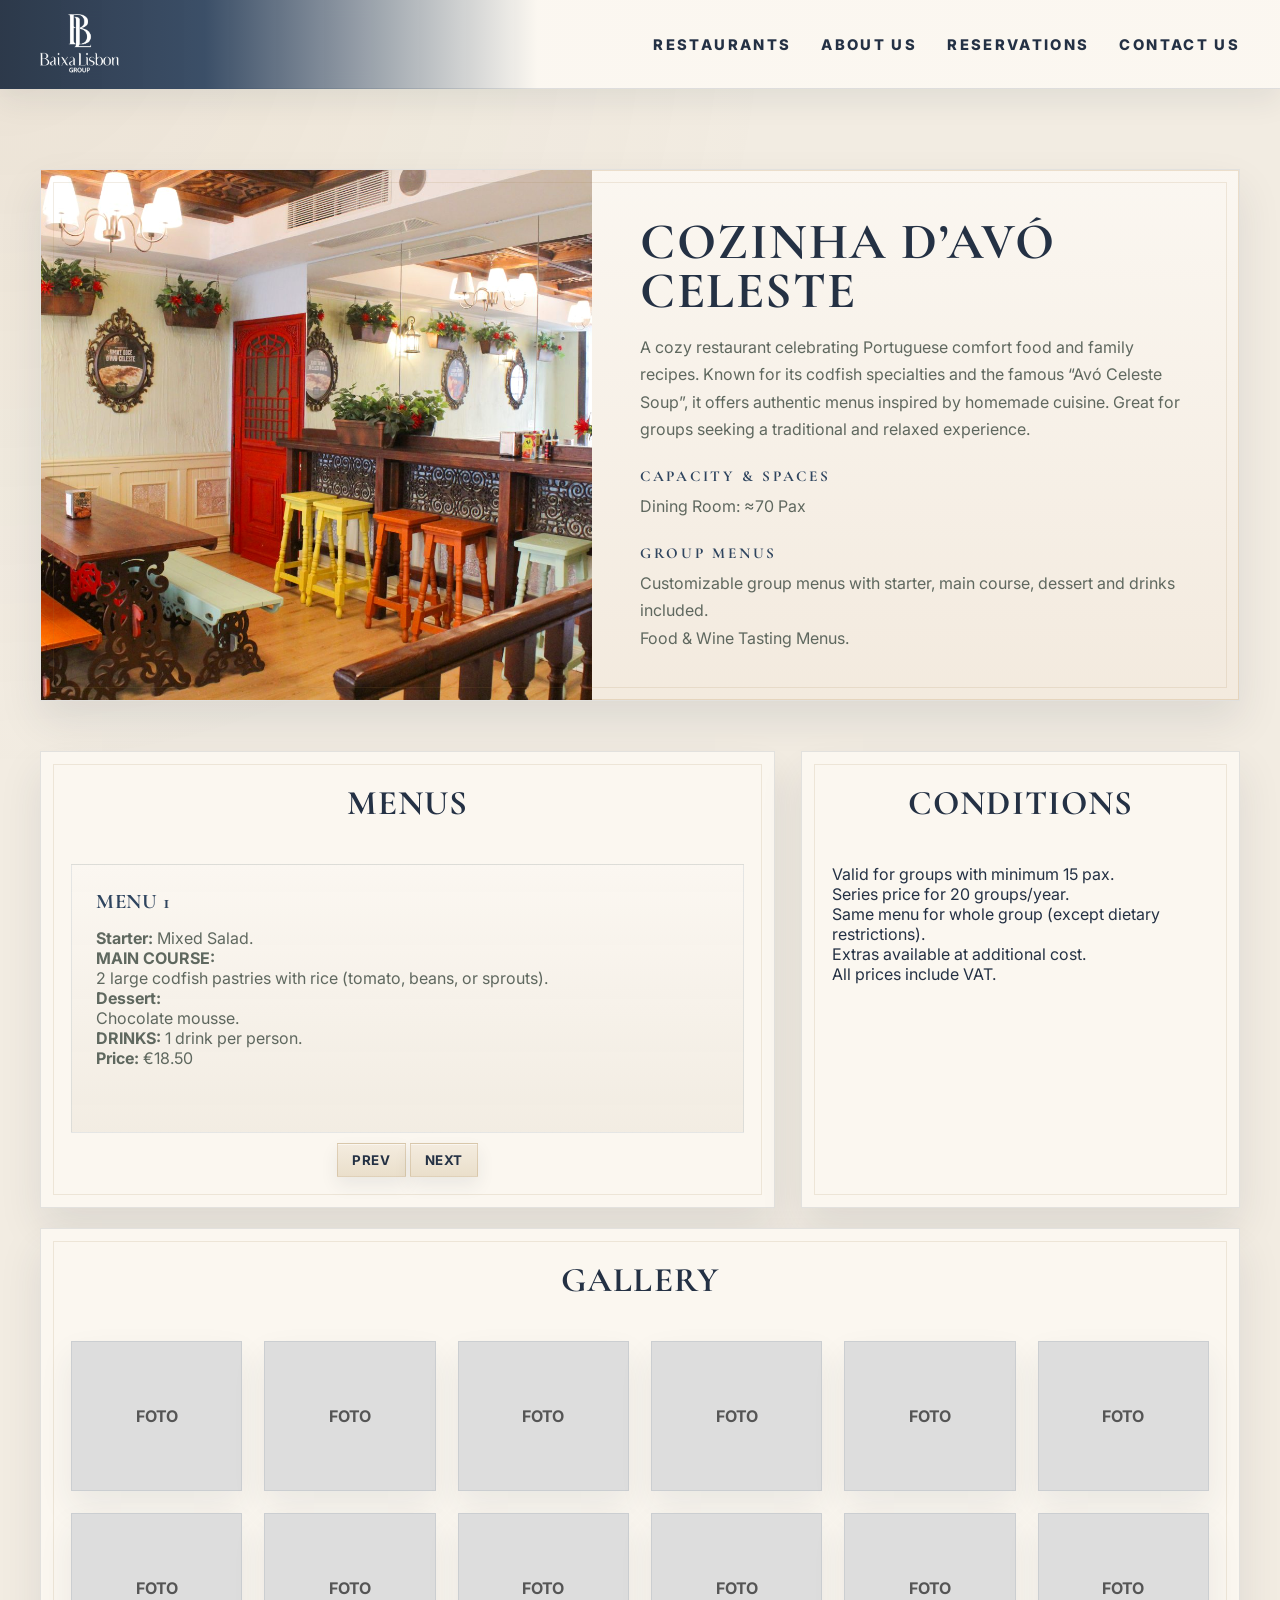
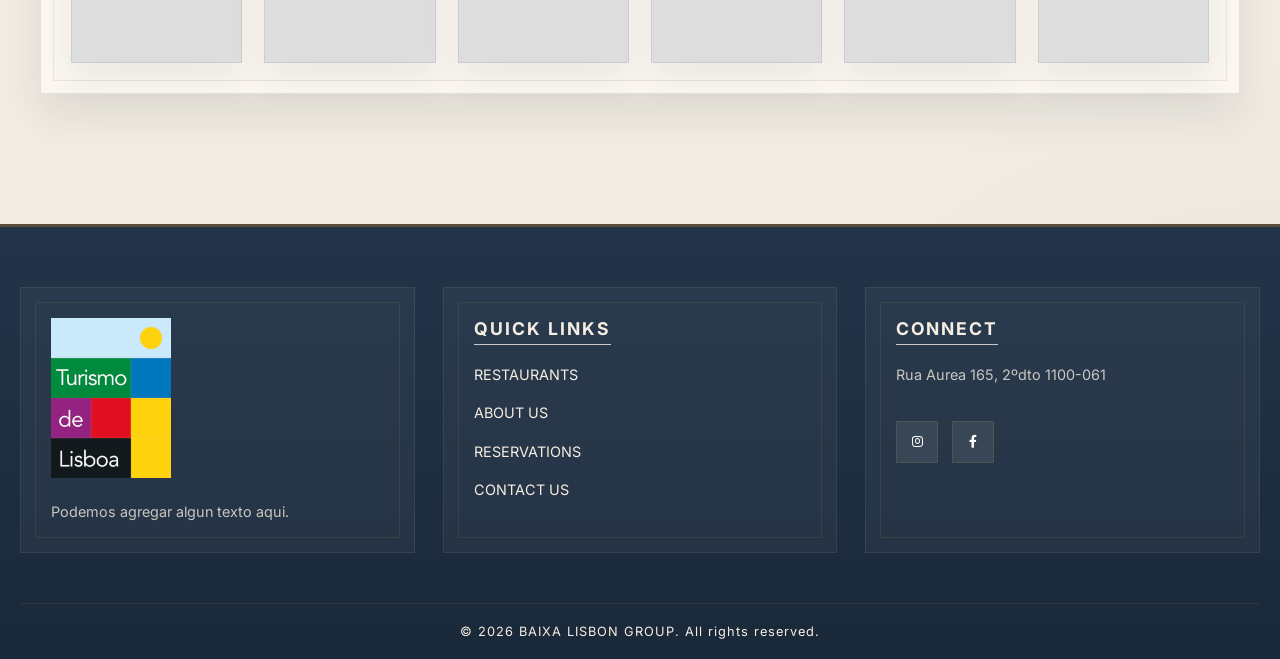
<file: COZINHA.html>
<!DOCTYPE html>
<html lang="EN">

<head>
    <meta charset="UTF-8">
    <meta name="viewport" content="width=device-width, initial-scale=1.0">
    <title>Cozinha d’Avó Celeste | Restaurante para Grupos na Rua Augusta</title>
    <meta name="description"
        content="Cozinha tradicional e pastéis de bacalhau desde 1904. Menus para grupos na Rua Augusta, Lisboa. Restaurante auténtico para grupos grandes y eventos. Traditional group dining and authentic Portuguese flavors.">
    <link rel="stylesheet" href="styles.css">
    <link rel="icon" type="image/x-icon" href="logos/baixa_blanco.png">
    <link rel="stylesheet" href="https://cdnjs.cloudflare.com/ajax/libs/font-awesome/6.0.0/css/all.min.css">
    <script src="scripts.js" defer></script>

</head>

<body>

    <!-- NAVIGATION BAR -->
    <nav id="universal-navbar"></nav>

    <div class="container">

        <!-- TOP SECTION -->
        <div class="top-section">

            <div class="image-container">
                <img src="fotos_cozinha/cozinha1.jpeg" alt="COZINHA D’AVÓ CELESTE RESTAURANT">
            </div>

            <div class="description">
                <h1>COZINHA D’AVÓ CELESTE</h1>
                <p>A cozy restaurant celebrating Portuguese comfort food and family recipes. Known for its codfish
                    specialties and the famous “Avó Celeste Soup”, it offers authentic menus inspired by homemade
                    cuisine. Great for groups seeking a traditional and relaxed experience.</p>
                <h3>CAPACITY & SPACES</h3>
                <p>Dining Room: ≈70 Pax</p>
                <h3>GROUP MENUS</h3>
                <p>Customizable group menus with starter, main course, dessert and drinks included.</p>
                <p>Food & Wine Tasting Menus.</p>

            </div>

        </div>

        <!-- MENUS + CONDITIONS -->
        <div class="menu-conditions">

            <div class="box">
                <h2 class="section-title">Menus</h2>
                <div class="slider" id="menuSlider">
                    <div class="slides">

                        <!-- MENU 1 -->
                        <div class="slide">
                            <h3>MENU 1</h3>
                            <p><strong>Starter:</strong> Mixed Salad.</p>
                            <p><strong>MAIN COURSE:</strong></p>
                            <p>2 large codfish pastries with rice (tomato, beans, or sprouts).</p>
                            <p><strong>Dessert:</strong></p>
                            <p>Chocolate mousse.</p>
                            <p><strong>DRINKS:</strong> 1 drink per person.</p>
                            <p><strong>Price:</strong> €18.50</p>
                        </div>
                        <!-- MENU 2 -->
                        <div class="slide">
                            <h3>MENU 2</h3>
                            <p><strong>Starter:</strong> “Avó Celeste” Soup.</p>
                            <p><strong>MAIN COURSE (choose one):</strong></p>
                            <p>Codfish with cream .</p>
                            <p>Codfish “à Brás”.</p>
                            <p><strong>Dessert (choose one):</strong></p>
                            <p>Rice pudding.</p>
                            <p>Chocolate mousse.</p>
                            <p><strong>DRINKS:</strong> 1 drink per person.</p>
                            <p><strong>Price:</strong> €20.50</p>
                        </div>
                        <!-- MENU 3 TASTING -->
                        <div class="slide">
                            <h3>MENU 3 TASTING</h3>
                            <p><strong>Savory:</strong> Small Codfish pastry.</p>
                            <p><strong>DRINKS:</strong> Coffee or Port Wine or Cherry liqueur “Ginjinha”.</p>
                            <p><strong>Price:</strong> €7.00</p>
                        </div>
                        <!-- MENU 4 TASTING -->
                        <div class="slide">
                            <h3>MENU 4 TASTING</h3>
                            <p><strong>Savory:</strong> Large Codfish pastry (Premium).</p>
                            <p><strong>DRINKS:</strong> Coffee or Port Wine or Cherry liqueur “Ginjinha”.</p>
                            <p><strong>Price:</strong> €9.50</p>
                        </div>
                        <!-- MENU 5 TASTING -->
                        <div class="slide">
                            <h3>MENU 5 TASTING</h3>
                            <p><strong>Savory:</strong> Large Codfish pastry stuffed with cheese (Premium).</p>
                            <p><strong>DRINKS:</strong> Coffee or Port Wine or Cherry liqueur “Ginjinha”.</p>
                            <p><strong>Price:</strong> €10.50</p>
                        </div>
                    </div>
                </div>
                <div class="slider-buttons">
                    <button onclick="moveSlide(-1, 'menuSlider')">Prev</button>
                    <button onclick="moveSlide(1, 'menuSlider')">Next</button>
                </div>
            </div>

            <!-- CONDITIONS -->
            <div class="box">
                <h2 class="section-title">Conditions</h2>
                <p>Valid for groups with minimum 15 pax.</p>
                <p>Series price for 20 groups/year.</p>
                <p>Same menu for whole group (except dietary restrictions).</p>
                <p>Extras available at additional cost.</p>
                <p>All prices include VAT.</p>
            </div>

        </div>

        <br>

        <!-- GALLERY -->
        <div class="box">
            <h2 class="section-title">Gallery</h2>
            <div class="gallery-grid">
                <!-- Placeholder para fotos faltantes -->
                <div class="gallery-item placeholder">FOTO</div>
                <div class="gallery-item placeholder">FOTO</div>
                <div class="gallery-item placeholder">FOTO</div>
                <div class="gallery-item placeholder">FOTO</div>
                <div class="gallery-item placeholder">FOTO</div>
                <div class="gallery-item placeholder">FOTO</div>
                <div class="gallery-item placeholder">FOTO</div>
                <div class="gallery-item placeholder">FOTO</div>
                <div class="gallery-item placeholder">FOTO</div>
                <div class="gallery-item placeholder">FOTO</div>
                <div class="gallery-item placeholder">FOTO</div>
                <div class="gallery-item placeholder">FOTO</div>
            </div>
        </div>

        <!-- LIGHTBOX -->
        <div id="lightbox" class="lightbox">
            <span class="close">&times;</span>
            <span class="prev">&#10094;</span>
            <img class="lightbox-content" id="lightbox-img">
            <span class="next">&#10095;</span>
        </div>

    </div>
    <footer id="universal-footer" class="main-footer reveal delay-3"></footer>
</body>

</html>
</file>
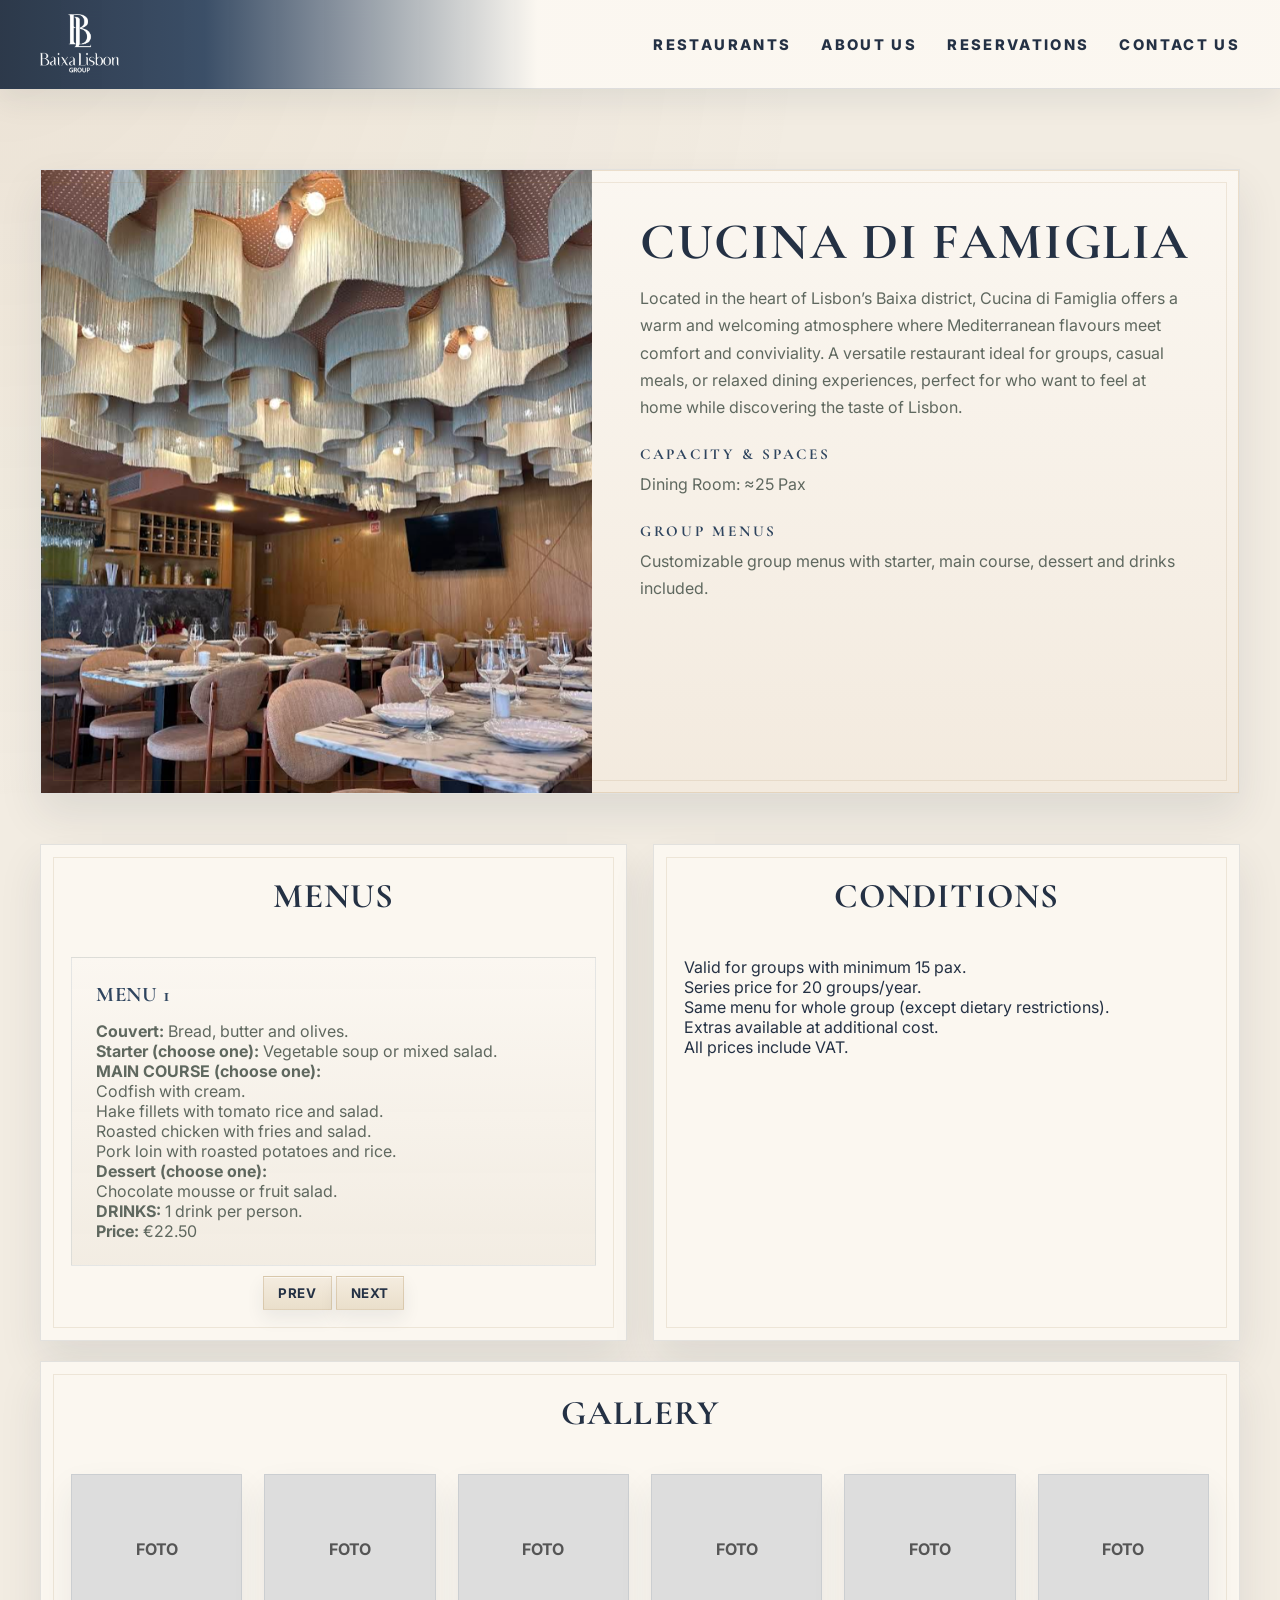
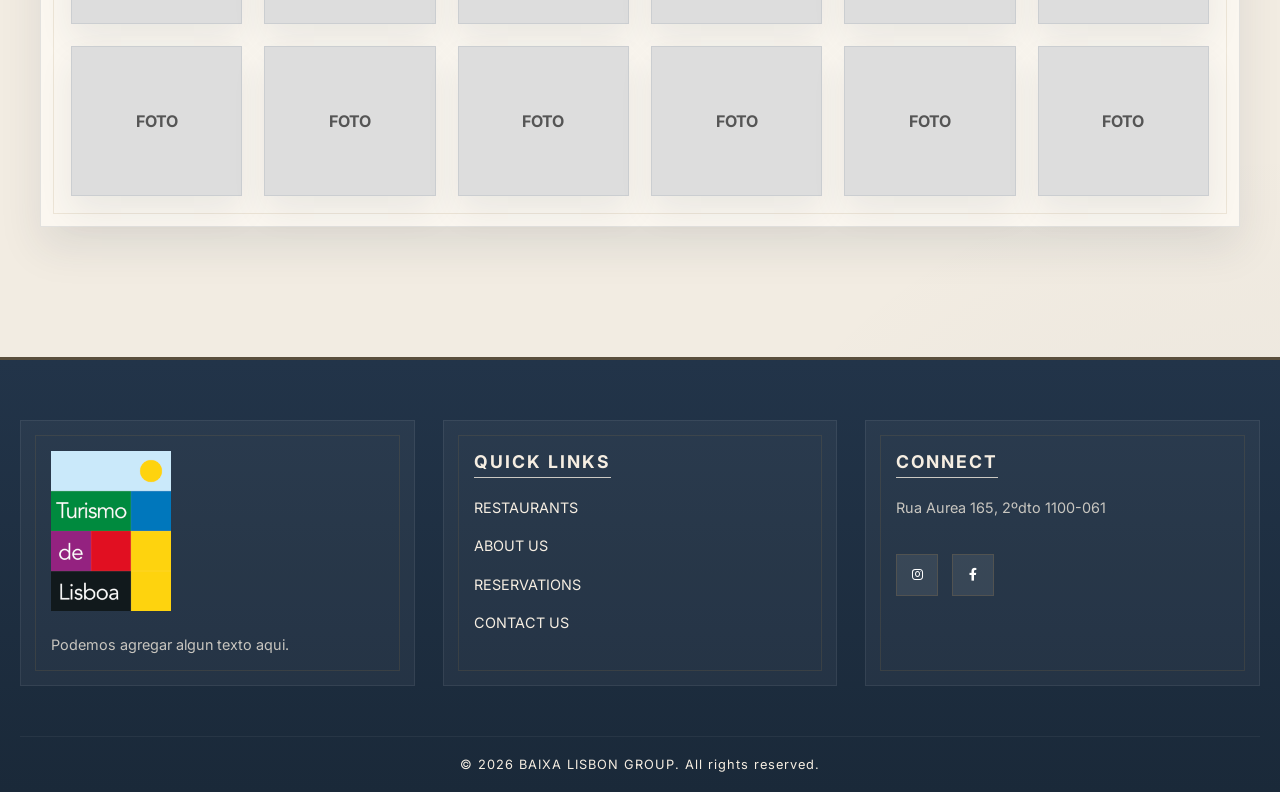
<file: cucina.html>
<!DOCTYPE html>
<html lang="EN">

<head>
    <meta charset="UTF-8">
    <meta name="viewport" content="width=device-width, initial-scale=1.0">
    <title>Cucina di Famiglia | Restaurante Italiano para Grupos em Lisboa</title>
    <meta name="description"
        content="Cozinha italiana e pratos para partilhar no centro de Lisboa. Menus para grupos, pizzas e pastas. Restaurante italiano para grupos grandes y eventos. Family-style Italian group dining in Lisbon.">
    <link rel="stylesheet" href="styles.css">
    <link rel="icon" type="image/x-icon" href="logos/baixa_blanco.png">
    <link rel="stylesheet" href="https://cdnjs.cloudflare.com/ajax/libs/font-awesome/6.0.0/css/all.min.css">
    <script src="scripts.js" defer></script>
</head>

<body>

    <!-- NAVIGATION BAR -->
    <nav id="universal-navbar"></nav>

    <div class="container">

        <!-- TOP SECTION -->
        <div class="top-section">

            <div class="image-container">
                <img src="fotos_cucina/cucina1.png" alt="CUCINA DI FAMIGLIA RESTAURANT">
            </div>

            <div class="description">
                <h1>CUCINA DI FAMIGLIA</h1>
                <p>Located in the heart of Lisbon’s Baixa district, Cucina di Famiglia offers a warm and welcoming
                    atmosphere where Mediterranean flavours meet comfort and conviviality. A versatile restaurant ideal
                    for groups, casual meals, or relaxed dining experiences, perfect for who want to feel at home while
                    discovering the taste of Lisbon.</p>
                <h3>CAPACITY & SPACES</h3>
                <p>Dining Room: ≈25 Pax</p>
                <h3>GROUP MENUS</h3>
                <p>Customizable group menus with starter, main course, dessert and drinks included.</p>
            </div>

        </div>

        <!-- MENUS + CONDITIONS -->
        <div class="menu-conditions">

            <div class="box">
                <h2 class="section-title">Menus</h2>
                <div class="slider" id="menuSlider">
                    <div class="slides">

                        <!-- MENU 1 -->
                        <div class="slide">
                            <h3>MENU 1</h3>
                            <p><strong>Couvert:</strong> Bread, butter and olives.</p>
                            <p><strong>Starter (choose one):</strong> Vegetable soup or mixed salad.</p>
                            <p><strong>MAIN COURSE (choose one):</strong></p>
                            <p>Codfish with cream.</p>
                            <p>Hake fillets with tomato rice and salad.</p>
                            <p>Roasted chicken with fries and salad.</p>
                            <p>Pork loin with roasted potatoes and rice.</p>
                            <p><strong>Dessert (choose one):</strong></p>
                            <p>Chocolate mousse or fruit salad.</p>
                            <p><strong>DRINKS:</strong> 1 drink per person.</p>
                            <p><strong>Price:</strong> €22.50</p>
                        </div>
                    </div>
                </div>
                <div class="slider-buttons">
                    <button onclick="moveSlide(-1, 'menuSlider')">Prev</button>
                    <button onclick="moveSlide(1, 'menuSlider')">Next</button>
                </div>
            </div>

            <!-- CONDITIONS -->
            <div class="box">
                <h2 class="section-title">Conditions</h2>
                <p>Valid for groups with minimum 15 pax.</p>
                <p>Series price for 20 groups/year.</p>
                <p>Same menu for whole group (except dietary restrictions).</p>
                <p>Extras available at additional cost.</p>
                <p>All prices include VAT.</p>
            </div>

        </div>

        <br>

        <!-- GALLERY -->
        <div class="box">
            <h2 class="section-title">Gallery</h2>
            <div class="gallery-grid">
                <!-- Placeholder para fotos faltantes -->
                <div class="gallery-item placeholder">FOTO</div>
                <div class="gallery-item placeholder">FOTO</div>
                <div class="gallery-item placeholder">FOTO</div>
                <div class="gallery-item placeholder">FOTO</div>
                <div class="gallery-item placeholder">FOTO</div>
                <div class="gallery-item placeholder">FOTO</div>
                <div class="gallery-item placeholder">FOTO</div>
                <div class="gallery-item placeholder">FOTO</div>
                <div class="gallery-item placeholder">FOTO</div>
                <div class="gallery-item placeholder">FOTO</div>
                <div class="gallery-item placeholder">FOTO</div>
                <div class="gallery-item placeholder">FOTO</div>
            </div>
        </div>

        <!-- LIGHTBOX -->
        <div id="lightbox" class="lightbox">
            <span class="close">&times;</span>
            <span class="prev">&#10094;</span>
            <img class="lightbox-content" id="lightbox-img">
            <span class="next">&#10095;</span>
        </div>

    </div>
    <footer id="universal-footer" class="main-footer reveal delay-3"></footer>
</body>

</html>
</file>
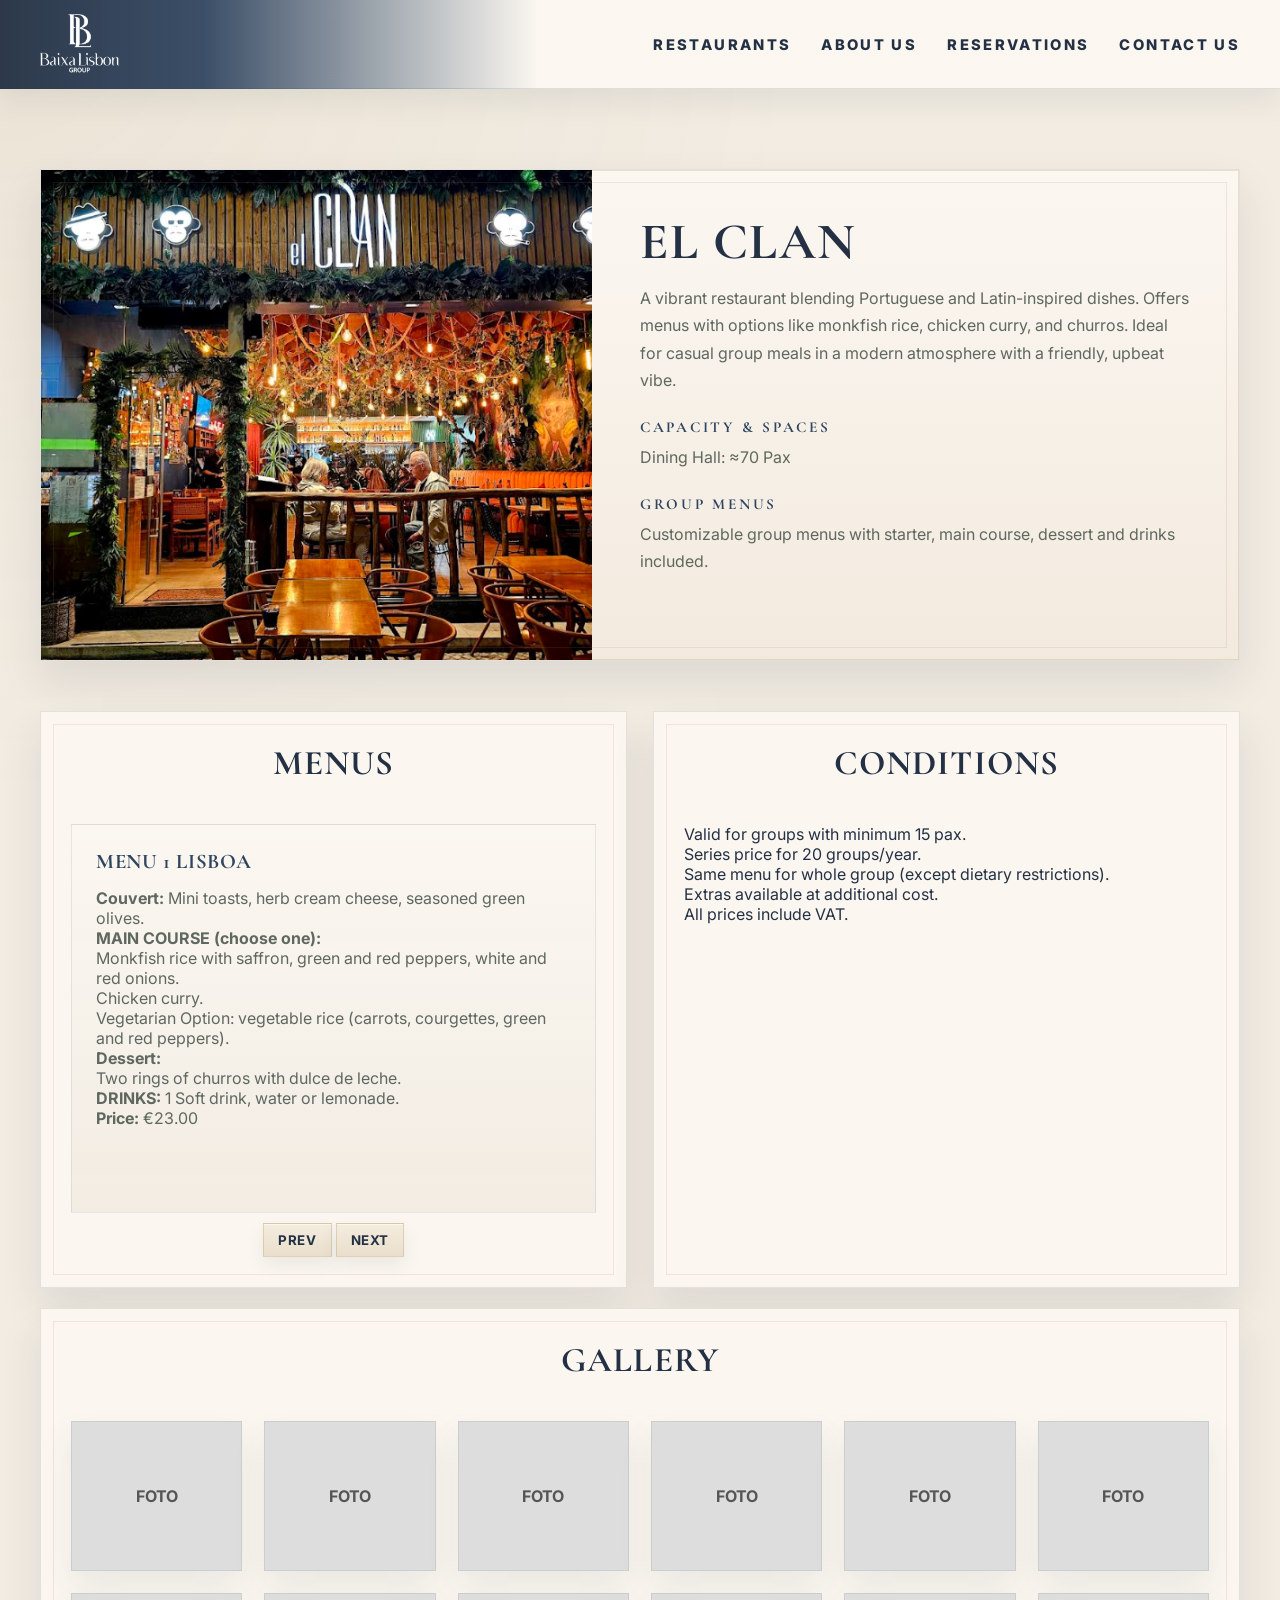
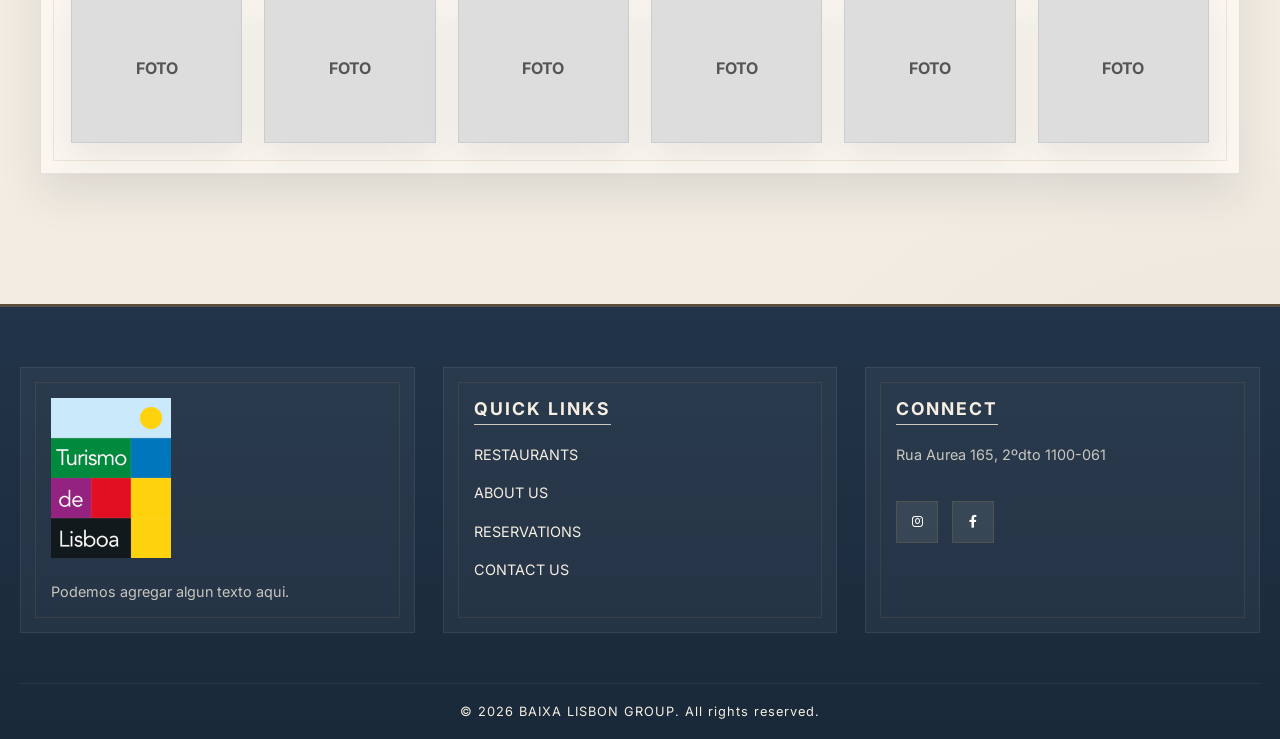
<file: el_clan.html>
<!DOCTYPE html>
<html lang="EN">

<head>
    <meta charset="UTF-8">
    <meta name="viewport" content="width=device-width, initial-scale=1.0">
    <title>El Clan | Restaurante para Grupos em Lisboa | Group Dining & Fusion</title>
    <meta name="description"
        content="Cozinha tradicional e fusão para grupos no centro de Lisboa. Bacalhau, sardinhas e pratos para partilhar. Menus para grupos grandes y eventos. Vibrant group dining and Portuguese fusion in Lisbon.">
    <link rel="stylesheet" href="styles.css">
    <link rel="icon" type="image/x-icon" href="logos/baixa_blanco.png">
    <link rel="stylesheet" href="https://cdnjs.cloudflare.com/ajax/libs/font-awesome/6.0.0/css/all.min.css">
    <script src="scripts.js" defer></script>

</head>

<body>

    <!-- NAVIGATION BAR -->
    <nav id="universal-navbar"></nav>

    <div class="container">

        <!-- TOP SECTION -->
        <div class="top-section">

            <div class="image-container">
                <img src="fotos_clan/clan1.png" alt="EL CLAN RESTAURANT">
            </div>

            <div class="description">
                <h1>EL CLAN</h1>
                <p>A vibrant restaurant blending Portuguese and Latin-inspired dishes. Offers menus with options like
                    monkfish rice, chicken curry, and churros. Ideal for casual group meals in a modern atmosphere with
                    a friendly, upbeat vibe.</p>
                <h3>CAPACITY & SPACES</h3>
                <p>Dining Hall: ≈70 Pax</p>
                <h3>GROUP MENUS</h3>
                <p>Customizable group menus with starter, main course, dessert and drinks included.</p>
            </div>

        </div>

        <!-- MENUS + CONDITIONS -->
        <div class="menu-conditions">

            <div class="box">
                <h2 class="section-title">Menus</h2>
                <div class="slider" id="menuSlider">
                    <div class="slides">

                        <!-- MENU 1 -->
                        <div class="slide">
                            <h3>MENU 1 LISBOA</h3>
                            <p><strong>Couvert:</strong> Mini toasts, herb cream cheese, seasoned green olives.</p>
                            <p><strong>MAIN COURSE (choose one):</strong></p>
                            <p>Monkfish rice with saffron, green and red peppers, white and red onions.</p>
                            <p>Chicken curry.</p>
                            <p>Vegetarian Option: vegetable rice (carrots, courgettes, green and red peppers).</p>
                            <p><strong>Dessert:</strong></p>
                            <p>Two rings of churros with dulce de leche.</p>
                            <p><strong>DRINKS: </strong>1 Soft drink, water or lemonade.</p>
                            <p><strong>Price:</strong> €23.00</p>
                        </div>
                        <!-- MENU 2 -->
                        <div class="slide">
                            <h3>MENU 2 PORTUGAL</h3>
                            <p><strong>Couvert:</strong> Mini toasts, herb cream cheese, seasoned green olives.</p>
                            <p><strong>Starter:</strong> Vegetable soup.</p>
                            <p><strong>MAIN COURSE (choose one):</strong></p>
                            <p>Monkfish rice with saffron, green and red peppers, white and red onions.</p>
                            <p>Chicken curry.</p>
                            <p>Vegetarian Option: vegetable rice (carrots, courgettes, green and red peppers).</p>
                            <p><strong>Dessert:</strong></p>
                            <p>Two rings of churros with dulce de leche.</p>
                            <p><strong>DRINKS: </strong>A glass of house wine or a mug of local beer or 1 soft drink or
                                regular water or sparkling or tonic water or homemade lemonade + One coffee.</p>
                            <p><strong>Price:</strong> €25.00</p>
                        </div>

                    </div>
                </div>
                <div class="slider-buttons">
                    <button onclick="moveSlide(-1, 'menuSlider')">Prev</button>
                    <button onclick="moveSlide(1, 'menuSlider')">Next</button>
                </div>
            </div>

            <!-- CONDITIONS -->
            <div class="box">
                <h2 class="section-title">Conditions</h2>
                <p>Valid for groups with minimum 15 pax.</p>
                <p>Series price for 20 groups/year.</p>
                <p>Same menu for whole group (except dietary restrictions).</p>
                <p>Extras available at additional cost.</p>
                <p>All prices include VAT.</p>
            </div>

        </div>

        <br>

        <!-- GALLERY -->
        <div class="box">
            <h2 class="section-title">Gallery</h2>
            <div class="gallery-grid">
                <!-- Placeholder para fotos faltantes -->
                <div class="gallery-item placeholder">FOTO</div>
                <div class="gallery-item placeholder">FOTO</div>
                <div class="gallery-item placeholder">FOTO</div>
                <div class="gallery-item placeholder">FOTO</div>
                <div class="gallery-item placeholder">FOTO</div>
                <div class="gallery-item placeholder">FOTO</div>
                <div class="gallery-item placeholder">FOTO</div>
                <div class="gallery-item placeholder">FOTO</div>
                <div class="gallery-item placeholder">FOTO</div>
                <div class="gallery-item placeholder">FOTO</div>
                <div class="gallery-item placeholder">FOTO</div>
                <div class="gallery-item placeholder">FOTO</div>
            </div>
        </div>

        <!-- LIGHTBOX -->
        <div id="lightbox" class="lightbox">
            <span class="close">&times;</span>
            <span class="prev">&#10094;</span>
            <img class="lightbox-content" id="lightbox-img">
            <span class="next">&#10095;</span>
        </div>

    </div>
    <footer id="universal-footer" class="main-footer reveal delay-3"></footer>
</body>

</html>
</file>
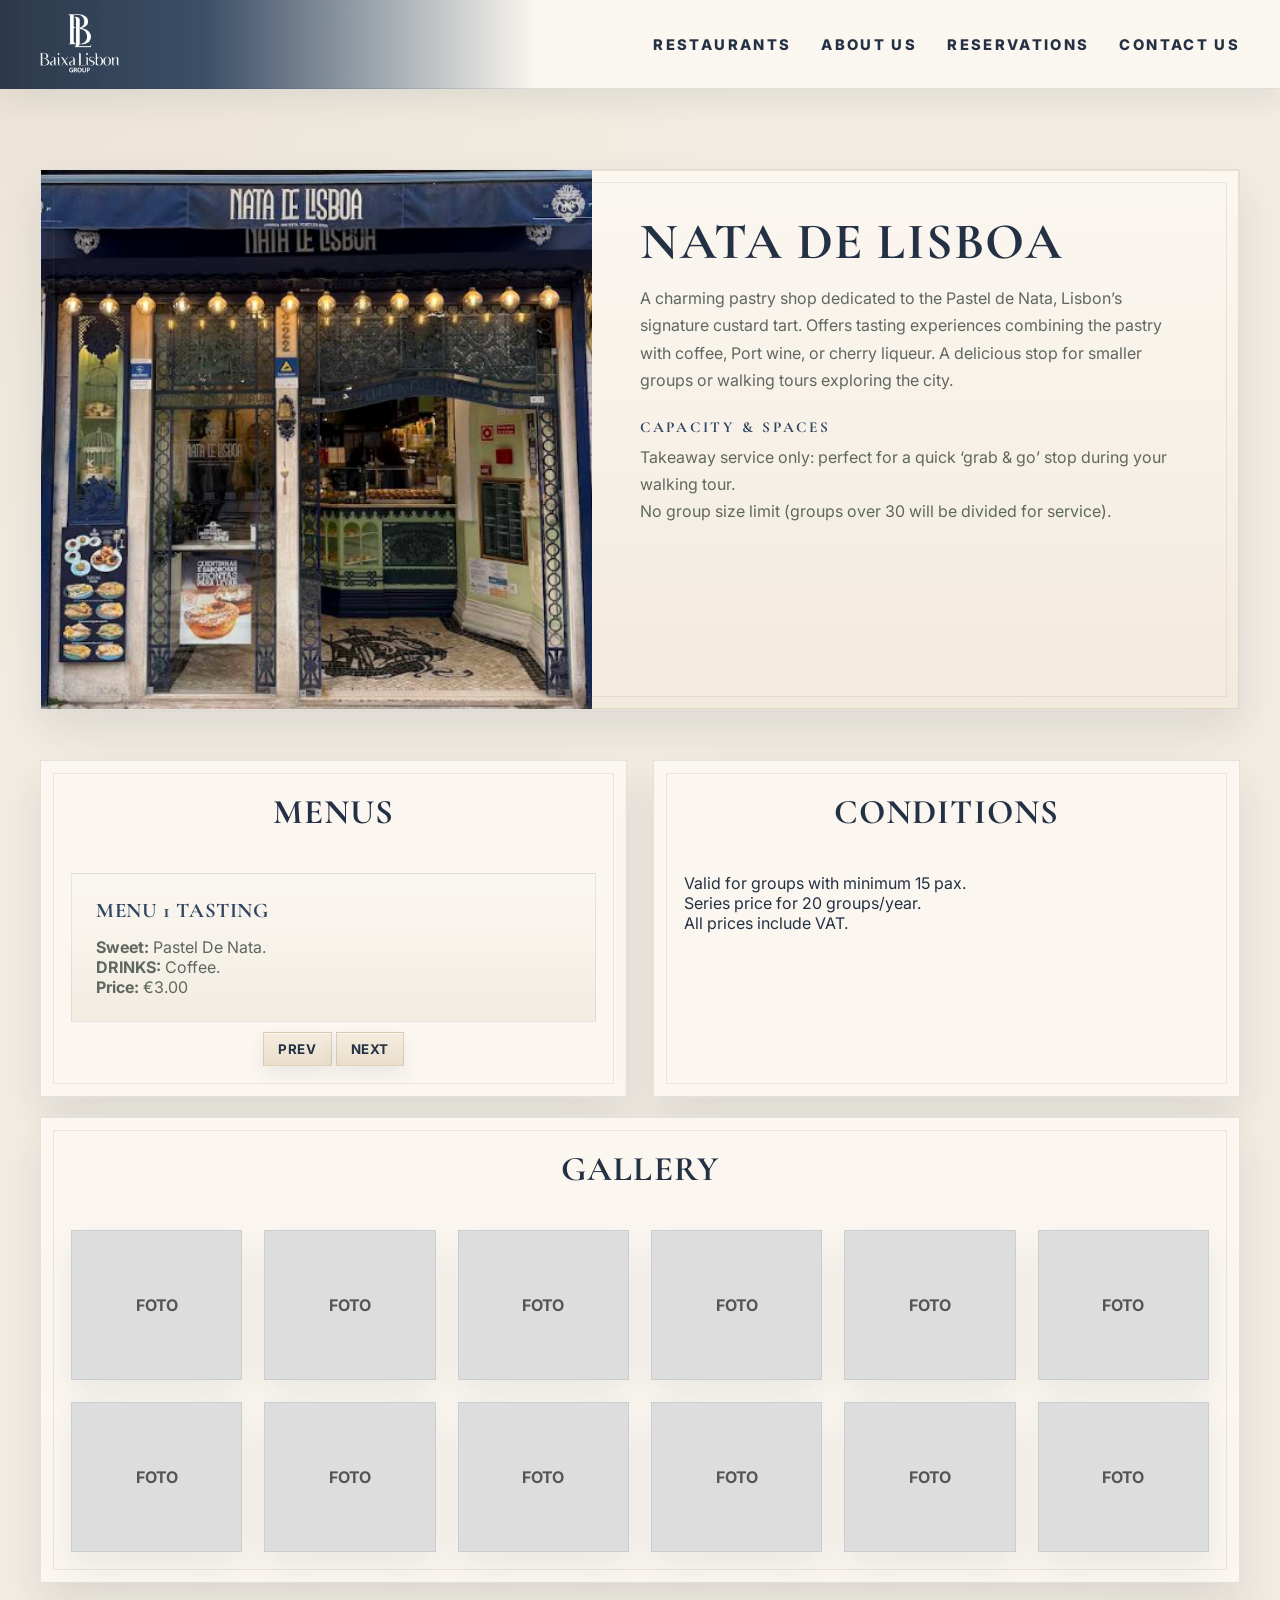
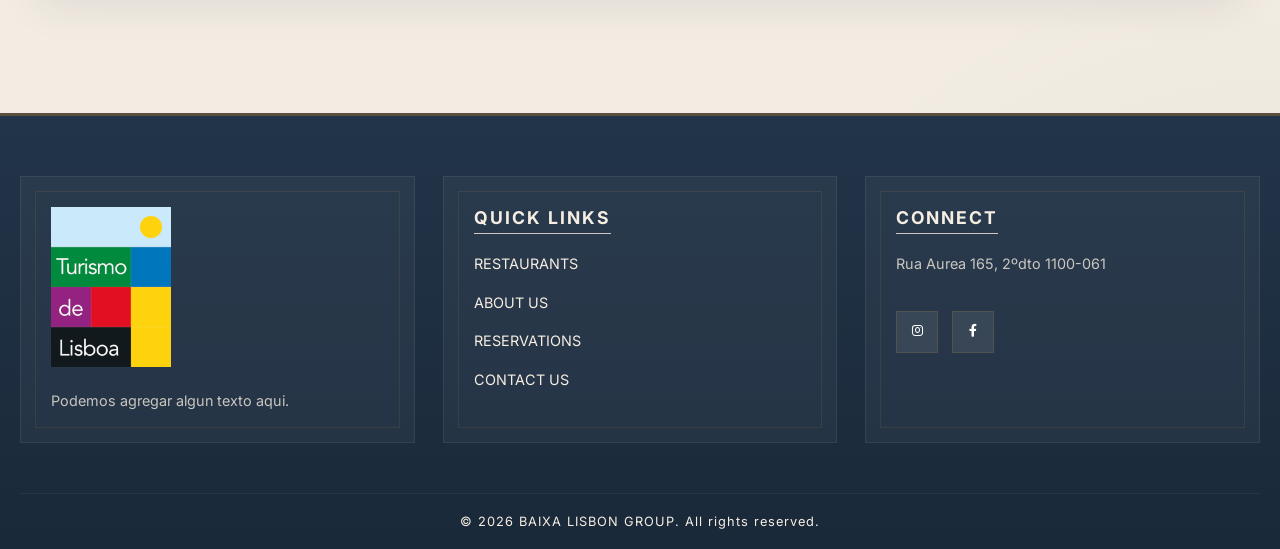
<file: nata.html>
<!DOCTYPE html>
<html lang="EN">

<head>
    <meta charset="UTF-8">
    <meta name="viewport" content="width=device-width, initial-scale=1.0">
    <title>Nata De Lisboa | Grupos e Coffee Break na Rua Augusta | Pastéis de Nata</title>
    <meta name="description"
        content="Pastéis de nata e café para grupos na Rua Augusta, Lisboa. Ideal para pequenos grupos, desayunos y meriendas. Authentic Portuguese custard tarts and group coffee breaks.">
    <link rel="stylesheet" href="styles.css">
    <link rel="icon" type="image/x-icon" href="logos/baixa_blanco.png">
    <link rel="stylesheet" href="https://cdnjs.cloudflare.com/ajax/libs/font-awesome/6.0.0/css/all.min.css">
    <script src="scripts.js" defer></script>
</head>

<body>

    <!-- NAVIGATION BAR -->
    <nav id="universal-navbar"></nav>

    <div class="container">

        <!-- TOP SECTION -->
        <div class="top-section">

            <div class="image-container">
                <img src="fotos_nata/nata1.png" alt="NATA DE LISBOA RESTAURANT">
            </div>

            <div class="description">
                <h1>NATA DE LISBOA</h1>
                <p>A charming pastry shop dedicated to the Pastel de Nata, Lisbon’s signature custard tart. Offers
                    tasting experiences combining the pastry with coffee, Port wine, or cherry liqueur. A delicious stop
                    for smaller groups or walking tours exploring the city.</p>
                <h3>CAPACITY & SPACES</h3>
                <p>Takeaway service only: perfect for a quick ‘grab & go’ stop during your walking tour.</p>
                <p>No group size limit (groups over 30 will be divided for service).</p>
            </div>

        </div>

        <!-- MENUS + CONDITIONS -->
        <div class="menu-conditions">

            <div class="box">
                <h2 class="section-title">Menus</h2>
                <div class="slider" id="menuSlider">
                    <div class="slides">
                        <!-- MENU 1 TASTING -->
                        <div class="slide">
                            <h3>MENU 1 TASTING</h3>
                            <p><strong>Sweet:</strong> Pastel De Nata.</p>
                            <p><strong>DRINKS:</strong> Coffee.</p>
                            <p><strong>Price:</strong> €3.00</p>
                        </div>
                        <!-- MENU 2 TASTING -->
                        <div class="slide">
                            <h3>MENU 2 TASTING</h3>
                            <p><strong>Sweet:</strong> Pastel De Nata.</p>
                            <p><strong>DRINKS (choose one):</strong> Port Wine or Cherry liqueur “Ginjinha”.</p>
                            <p><strong>Price:</strong> €4.50</p>
                        </div>
                        <!-- MENU 3 TASTING -->
                        <div class="slide">
                            <h3>MENU 3 TASTING</h3>
                            <p><strong>Sweet:</strong> Pastel De Nata" (Nutella or Apple).</p>
                            <p><strong>DRINKS (choose one):</strong> Port Wine or Cherry liqueur “Ginjinha”.</p>
                            <p><strong>Price:</strong> €5.50</p>
                        </div>
                    </div>
                </div>
                <div class="slider-buttons">
                    <button onclick="moveSlide(-1, 'menuSlider')">Prev</button>
                    <button onclick="moveSlide(1, 'menuSlider')">Next</button>
                </div>
            </div>

            <!-- CONDITIONS -->
            <div class="box">
                <h2 class="section-title">Conditions</h2>
                <p>Valid for groups with minimum 15 pax.</p>
                <p>Series price for 20 groups/year.</p>
                <p>All prices include VAT.</p>
            </div>

        </div>

        <br>

        <!-- GALLERY -->
        <div class="box">
            <h2 class="section-title">Gallery</h2>
            <div class="gallery-grid">
                <!-- Placeholder para fotos faltantes -->
                <div class="gallery-item placeholder">FOTO</div>
                <div class="gallery-item placeholder">FOTO</div>
                <div class="gallery-item placeholder">FOTO</div>
                <div class="gallery-item placeholder">FOTO</div>
                <div class="gallery-item placeholder">FOTO</div>
                <div class="gallery-item placeholder">FOTO</div>
                <div class="gallery-item placeholder">FOTO</div>
                <div class="gallery-item placeholder">FOTO</div>
                <div class="gallery-item placeholder">FOTO</div>
                <div class="gallery-item placeholder">FOTO</div>
                <div class="gallery-item placeholder">FOTO</div>
                <div class="gallery-item placeholder">FOTO</div>
            </div>
        </div>

        <!-- LIGHTBOX -->
        <div id="lightbox" class="lightbox">
            <span class="close">&times;</span>
            <span class="prev">&#10094;</span>
            <img class="lightbox-content" id="lightbox-img">
            <span class="next">&#10095;</span>
        </div>

    </div>
    <footer id="universal-footer" class="main-footer reveal delay-3"></footer>
</body>

</html>
</file>
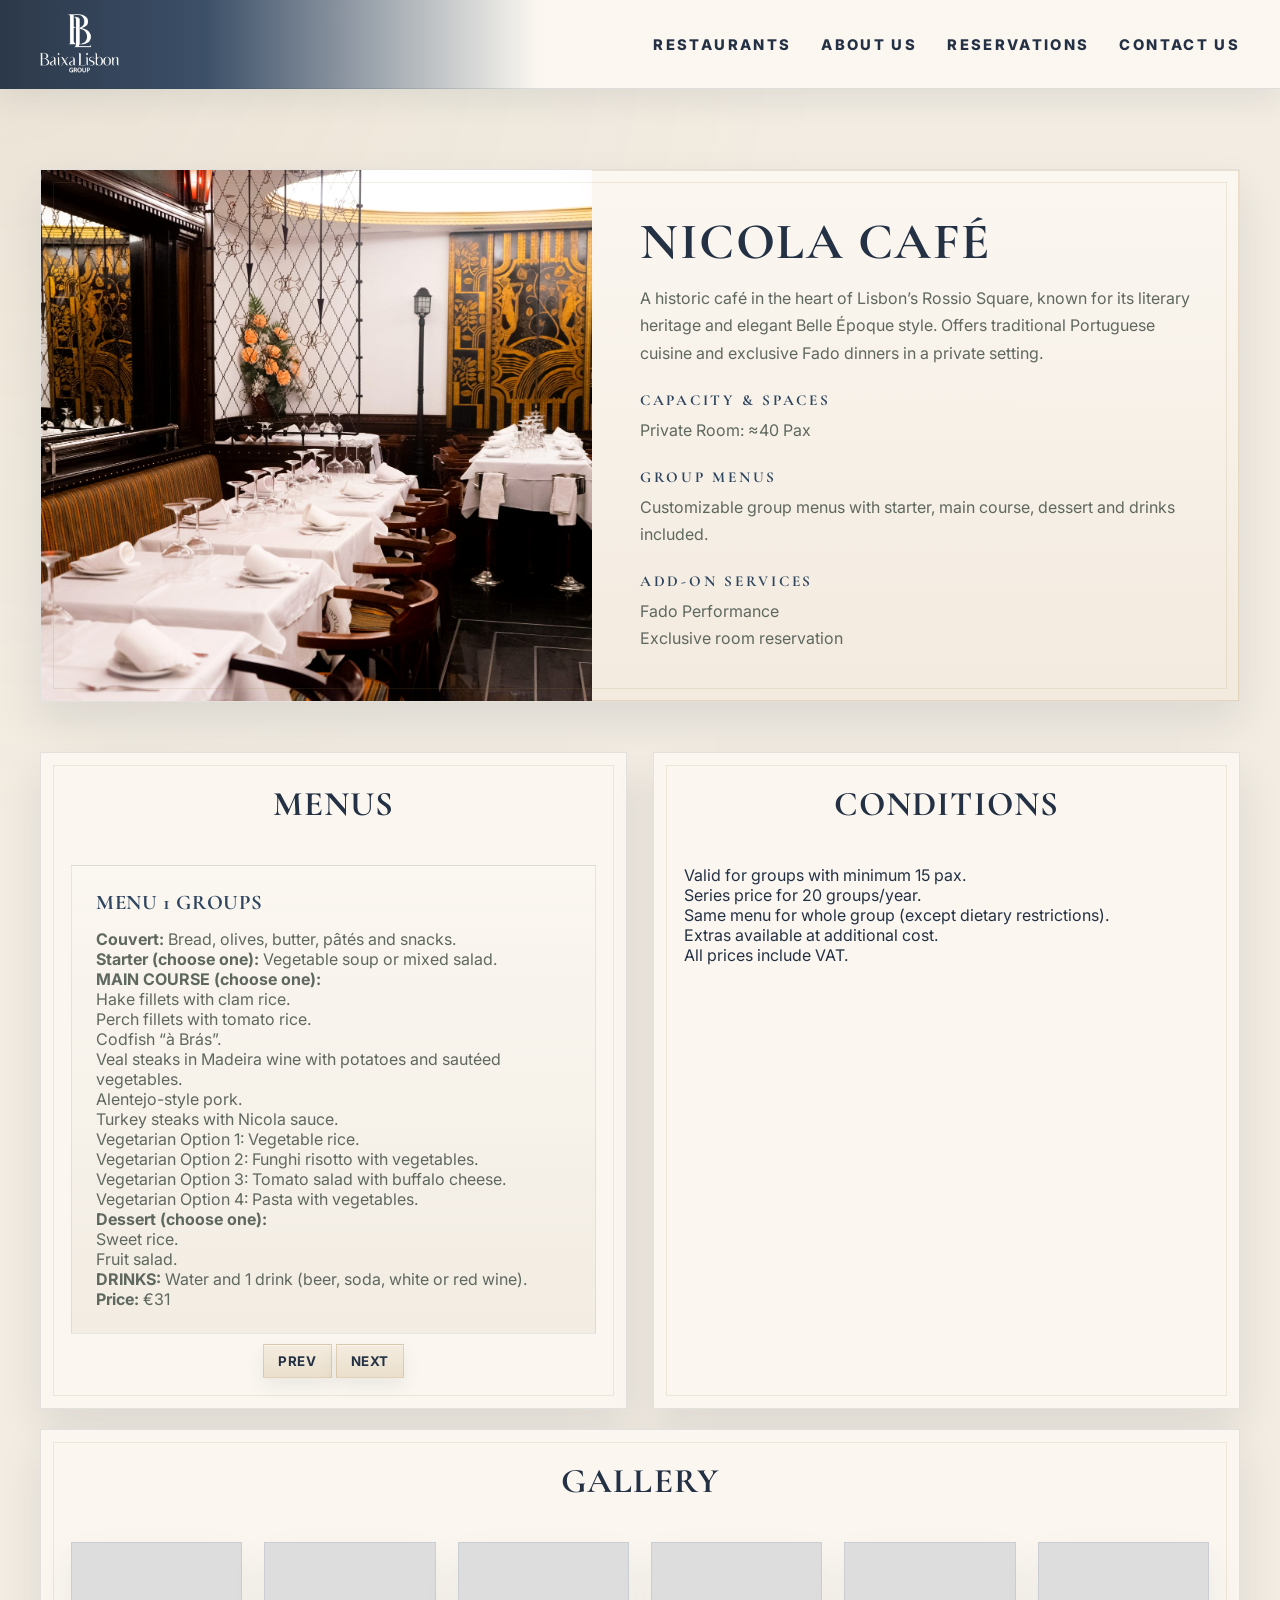
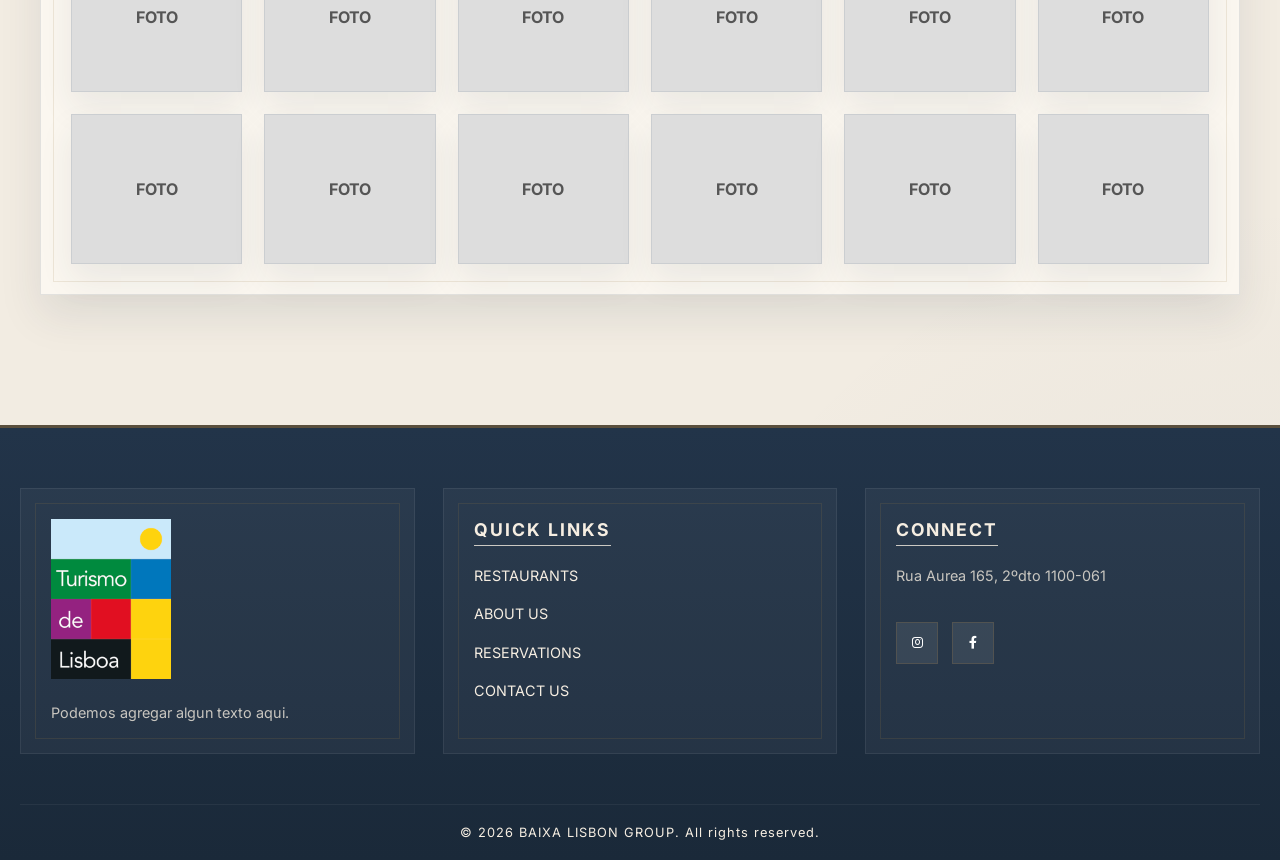
<file: nicola.html>
<!DOCTYPE html>
<html lang="EN">

<head>
    <meta charset="UTF-8">
    <meta name="viewport" content="width=device-width, initial-scale=1.0">
    <title>Restaurante Nicola 1787 | Grupos Históricos no Rossio | Group Dining</title>
    <meta name="description"
        content="Restaurante histórico de 1787 na Praça do Rossio. Menus para grupos em ambiente Art Déco. Cocina tradicional portuguesa, cenas de gala y grupos. Historic group dining and cultural landmark in Lisbon.">
    <link rel="stylesheet" href="styles.css">
    <link rel="icon" type="image/x-icon" href="logos/baixa_blanco.png">
    <link rel="stylesheet" href="https://cdnjs.cloudflare.com/ajax/libs/font-awesome/6.0.0/css/all.min.css">
    <script src="scripts.js" defer></script>
</head>

<body>

    <!-- NAVIGATION BAR -->
    <nav id="universal-navbar"></nav>

    <div class="container">

        <!-- TOP SECTION -->
        <div class="top-section">

            <div class="image-container">
                <img src="fotos_nicola/nicola1.jpg" alt="NICOLA CAFÉ RESTAURANT">
            </div>

            <div class="description">
                <h1>NICOLA CAFÉ</h1>
                <p>A historic café in the heart of Lisbon’s Rossio Square, known for its literary heritage and elegant
                    Belle Époque style. Offers traditional Portuguese cuisine and exclusive Fado dinners in a private
                    setting.</p>
                <h3>CAPACITY & SPACES</h3>
                <p>Private Room: ≈40 Pax</p>
                <h3>GROUP MENUS</h3>
                <p>Customizable group menus with starter, main course, dessert and drinks included.</p>
                <h3>ADD-ON SERVICES</h3>
                <p>Fado Performance</p>
                <p>Exclusive room reservation</p>
            </div>

        </div>

        <!-- MENUS + CONDITIONS -->
        <div class="menu-conditions">

            <div class="box">
                <h2 class="section-title">Menus</h2>
                <div class="slider" id="menuSlider">
                    <div class="slides">

                        <!-- MENU 1 GROUPS -->
                        <div class="slide">
                            <h3>MENU 1 GROUPS</h3>
                            <p><strong>Couvert:</strong> Bread, olives, butter, pâtés and snacks.</p>
                            <p><strong>Starter (choose one):</strong> Vegetable soup or mixed salad.</p>
                            <p><strong>MAIN COURSE (choose one):</strong></p>
                            <p>Hake fillets with clam rice.</p>
                            <p>Perch fillets with tomato rice.</p>
                            <p>Codfish “à Brás”.</p>
                            <p>Veal steaks in Madeira wine with potatoes and sautéed vegetables.</p>
                            <p>Alentejo-style pork.</p>
                            <p>Turkey steaks with Nicola sauce.</p>
                            <p>Vegetarian Option 1: Vegetable rice.</p>
                            <p>Vegetarian Option 2: Funghi risotto with vegetables.</p>
                            <p>Vegetarian Option 3: Tomato salad with buffalo cheese.</p>
                            <p>Vegetarian Option 4: Pasta with vegetables.</p>
                            <p><strong>Dessert (choose one):</strong></p>
                            <p>Sweet rice.</p>
                            <p>Fruit salad.</p>
                            <p><strong>DRINKS:</strong> Water and 1 drink (beer, soda, white or red wine).</p>
                            <p><strong>Price:</strong> €31</p>
                        </div>
                    </div>
                </div>
                <div class="slider-buttons">
                    <button onclick="moveSlide(-1, 'menuSlider')">Prev</button>
                    <button onclick="moveSlide(1, 'menuSlider')">Next</button>
                </div>
            </div>

            <!-- CONDITIONS -->
            <div class="box">
                <h2 class="section-title">Conditions</h2>
                <p>Valid for groups with minimum 15 pax.</p>
                <p>Series price for 20 groups/year.</p>
                <p>Same menu for whole group (except dietary restrictions).</p>
                <p>Extras available at additional cost.</p>
                <p>All prices include VAT.</p>
            </div>

        </div>

        <br>

        <!-- GALLERY -->
        <div class="box">
            <h2 class="section-title">Gallery</h2>
            <div class="gallery-grid">
                <!-- Placeholder para fotos faltantes -->
                <div class="gallery-item placeholder">FOTO</div>
                <div class="gallery-item placeholder">FOTO</div>
                <div class="gallery-item placeholder">FOTO</div>
                <div class="gallery-item placeholder">FOTO</div>
                <div class="gallery-item placeholder">FOTO</div>
                <div class="gallery-item placeholder">FOTO</div>
                <div class="gallery-item placeholder">FOTO</div>
                <div class="gallery-item placeholder">FOTO</div>
                <div class="gallery-item placeholder">FOTO</div>
                <div class="gallery-item placeholder">FOTO</div>
                <div class="gallery-item placeholder">FOTO</div>
                <div class="gallery-item placeholder">FOTO</div>
            </div>
        </div>

        <!-- LIGHTBOX -->
        <div id="lightbox" class="lightbox">
            <span class="close">&times;</span>
            <span class="prev">&#10094;</span>
            <img class="lightbox-content" id="lightbox-img">
            <span class="next">&#10095;</span>
        </div>

    </div>
    <footer id="universal-footer" class="main-footer reveal delay-3"></footer>
</body>

</html>
</file>
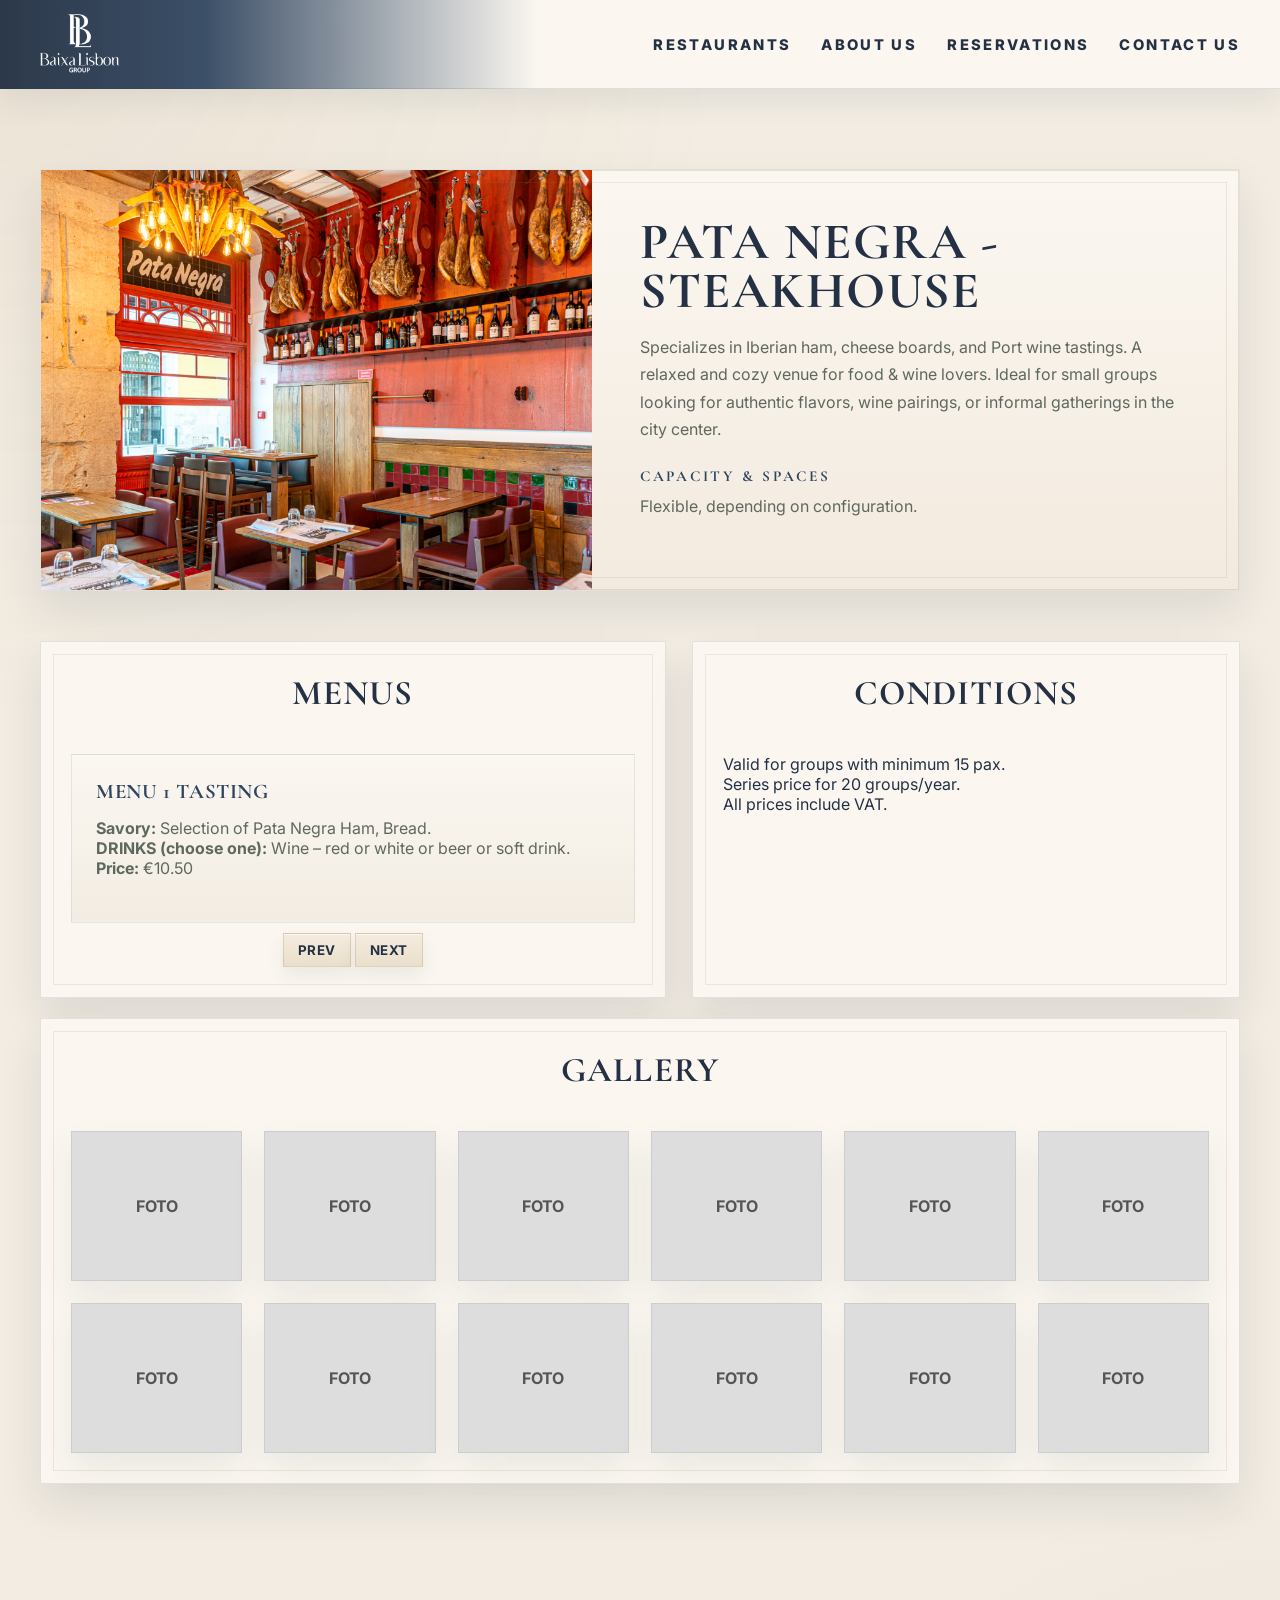
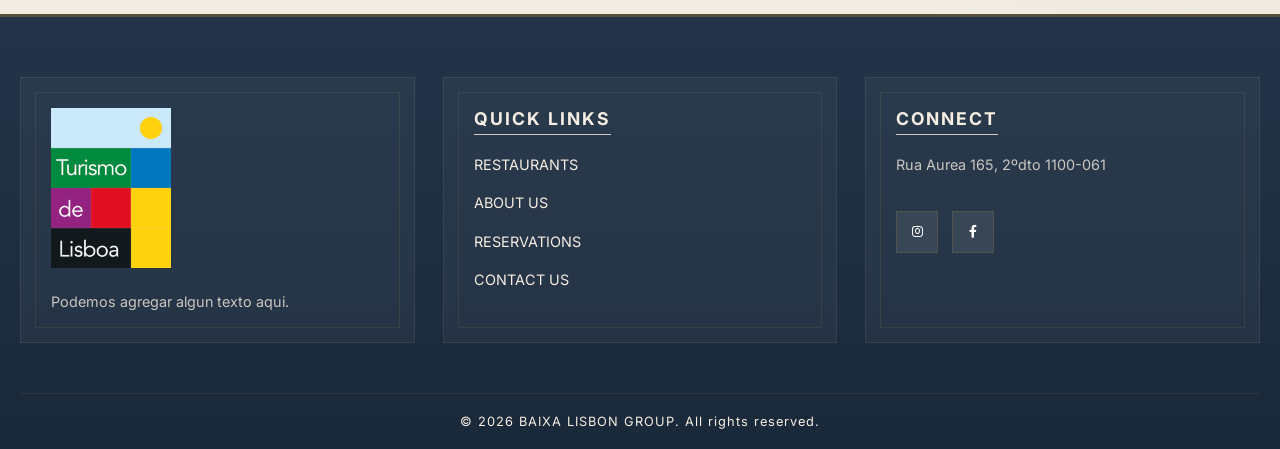
<file: pata.html>
<!DOCTYPE html>
<html lang="EN">

<head>
    <meta charset="UTF-8">
    <meta name="viewport" content="width=device-width, initial-scale=1.0">
    <title>Pata Negra | Steakhouse & Tapas para Grupos em Lisboa | Group Dining</title>
    <meta name="description"
        content="Steakhouse e petiscos portugueses para grupos no centro de Lisboa. Carnes na brasa, picanha e tapas. Menus para grupos grandes y eventos. Grilled meats, seafood, and group bookings in Lisbon.">
    <link rel="stylesheet" href="styles.css">
    <link rel="icon" type="image/x-icon" href="logos/baixa_blanco.png">
    <link rel="stylesheet" href="https://cdnjs.cloudflare.com/ajax/libs/font-awesome/6.0.0/css/all.min.css">
    <script src="scripts.js" defer></script>
</head>

<body>

    <!-- NAVIGATION BAR -->
    <nav id="universal-navbar"></nav>

    <div class="container">

        <!-- TOP SECTION -->
        <div class="top-section">

            <div class="image-container">
                <img src="fotos_pata/pata1.png" alt="PATA NEGRA - STEAKHOUSE RESTAURANT">
            </div>

            <div class="description">
                <h1>PATA NEGRA - STEAKHOUSE</h1>
                <p>Specializes in Iberian ham, cheese boards, and Port wine tastings. A relaxed and cozy venue for food
                    & wine lovers. Ideal for small groups looking for authentic flavors, wine pairings, or informal
                    gatherings in the city center.</p>
                <h3>CAPACITY & SPACES</h3>
                <p>Flexible, depending on configuration.</p>
            </div>

        </div>

        <!-- MENUS + CONDITIONS -->
        <div class="menu-conditions">

            <div class="box">
                <h2 class="section-title">Menus</h2>
                <div class="slider" id="menuSlider">
                    <div class="slides">
                        <!-- MENU 1 TASTING -->
                        <div class="slide">
                            <h3>MENU 1 TASTING</h3>
                            <p><strong>Savory:</strong> Selection of Pata Negra Ham, Bread.</p>
                            <p><strong>DRINKS (choose one):</strong> Wine – red or white or beer or soft drink.</p>
                            <p><strong>Price:</strong> €10.50</p>
                        </div>
                        <!-- MENU 2 TASTING -->
                        <div class="slide">
                            <h3>MENU 2 TASTING</h3>
                            <p><strong>Savory:</strong> Platter of Cheese, Ham, Bread and Regional Sweet.</p>
                            <p><strong>DRINKS (choose one):</strong> Wine – red or white or beer or soft drink.</p>
                            <p><strong>Price:</strong> €13.00</p>
                        </div>
                        <!-- MENU 3 TASTING -->
                        <div class="slide">
                            <h3>MENU 3 TASTING</h3>
                            <p><strong>Savory:</strong> Pata Negra and Paio ham, Bread.</p>
                            <p><strong>DRINKS (choose one):</strong> Wine – red or white or beer or soft drink.</p>
                            <p><strong>Price:</strong> €14.00</p>
                        </div>
                        <!-- MENU 4 TASTING -->
                        <div class="slide">
                            <h3>MENU 4 TASTING</h3>
                            <p><strong>Savory:</strong> Cheese Board.</p>
                            <p><strong>DRINKS:</strong> 4 Port Wine Tasting (Brandy, Tawny, Ruby and 10-Year-Old Port).
                            </p>
                            <p><strong>Price:</strong> €17.00</p>
                        </div>

                    </div>
                </div>
                <div class="slider-buttons">
                    <button onclick="moveSlide(-1, 'menuSlider')">Prev</button>
                    <button onclick="moveSlide(1, 'menuSlider')">Next</button>
                </div>
            </div>

            <!-- CONDITIONS -->
            <div class="box">
                <h2 class="section-title">Conditions</h2>
                <p>Valid for groups with minimum 15 pax.</p>
                <p>Series price for 20 groups/year.</p>
                <p>All prices include VAT.</p>
            </div>

        </div>

        <br>

        <!-- GALLERY -->
        <div class="box">
            <h2 class="section-title">Gallery</h2>
            <div class="gallery-grid">
                <!-- Placeholder para fotos faltantes -->
                <div class="gallery-item placeholder">FOTO</div>
                <div class="gallery-item placeholder">FOTO</div>
                <div class="gallery-item placeholder">FOTO</div>
                <div class="gallery-item placeholder">FOTO</div>
                <div class="gallery-item placeholder">FOTO</div>
                <div class="gallery-item placeholder">FOTO</div>
                <div class="gallery-item placeholder">FOTO</div>
                <div class="gallery-item placeholder">FOTO</div>
                <div class="gallery-item placeholder">FOTO</div>
                <div class="gallery-item placeholder">FOTO</div>
                <div class="gallery-item placeholder">FOTO</div>
                <div class="gallery-item placeholder">FOTO</div>
            </div>
        </div>

        <!-- LIGHTBOX -->
        <div id="lightbox" class="lightbox">
            <span class="close">&times;</span>
            <span class="prev">&#10094;</span>
            <img class="lightbox-content" id="lightbox-img">
            <span class="next">&#10095;</span>
        </div>

    </div>
    <footer id="universal-footer" class="main-footer reveal delay-3"></footer>
</body>

</html>
</file>
<file: styles.css>
/* =======================================================
   1. RESET Y CONFIGURACIÓN BASE
   ======================================================= */
@import url('https://fonts.googleapis.com/css2?family=Cormorant+Garamond:wght@500;600;700&family=Inter:wght@400;500;600;700;800&display=swap');

:root {
    --theme-bg: #f7f2e8;
    --theme-paper: #fffdf8;
    --theme-panel: #f9f6ef;
    --theme-ink: #1b2f4a;
    --theme-muted: #516173;
    --theme-blue: #1f4e79;
    --theme-blue-2: #567ea4;
    --theme-gold: #b69052;
    --theme-line: rgba(31, 78, 121, 0.14);
    --theme-shadow: 0 18px 45px rgba(27, 47, 74, 0.10);
    --theme-radius: 0px;
    --theme-radius-sm: 0px;
}

* {
    box-sizing: border-box;
    margin: 0;
    padding: 0;
}

html,
body {
    background: var(--theme-bg);
}

body {
    width: 100%;
    overflow-x: hidden;
    font-family: 'Inter', sans-serif;
    color: var(--theme-ink);
    background-image:
        radial-gradient(circle at top left, rgba(86, 126, 164, .08), transparent 28%),
        radial-gradient(circle at bottom right, rgba(182, 144, 82, .07), transparent 24%);
}

body>* {
    position: relative;
    z-index: 1;
}

body::before {
    content: "";
    position: fixed;
    inset: 0;
    pointer-events: none;
    opacity: .06;
    background-image:
        linear-gradient(45deg, var(--theme-blue) 25%, transparent 25%),
        linear-gradient(-45deg, var(--theme-blue) 25%, transparent 25%),
        linear-gradient(45deg, transparent 75%, var(--theme-blue) 75%),
        linear-gradient(-45deg, transparent 75%, var(--theme-blue) 75%);
    background-size: 42px 42px;
    background-position: 0 0, 0 21px, 21px -21px, -21px 0;
    mask-image: linear-gradient(180deg, rgba(0, 0, 0, .35), transparent 22%, transparent 78%, rgba(0, 0, 0, .35));
    z-index: 0;
}

h1,
h2,
h3,
.section-title,
.info-box h1,
.info-box h2,
.description h1 {
    font-family: 'Cormorant Garamond', serif;
    letter-spacing: .02em;
    color: var(--theme-ink);
}

p,
li,
a,
label,
input,
select,
textarea,
button {
    font-family: 'Inter', sans-serif;
}

/* =======================================================
   2. INICIO DEL STYLE PARA TODOS LOS RESTAURANTES
   ======================================================= */

/* ===================== CONTAINER GENERAL ===================== */
.container {
    max-width: 1240px;
    margin: 60px auto;
    padding: 20px 20px 70px;
}

/* ===================== CARD SUPERIOR ===================== */
.top-section {
    display: flex;
    gap: 0;
    align-items: stretch;
    background: rgba(255, 253, 248, 0.94);
    border: 1px solid var(--theme-line);
    border-radius: 0 !important;
    overflow: hidden;
    box-shadow: var(--theme-shadow);
    position: relative;
}

.top-section::before {
    content: "";
    position: absolute;
    inset: 0;
    pointer-events: none;
    border: 1px solid rgba(182, 144, 82, .24);
    border-radius: 0 !important;
}

/* IMAGEN */
.image-container {
    flex: 1;
    min-height: 100%;
}

.image-container img {
    width: 100%;
    height: 100%;
    min-height: 100%;
    object-fit: cover;
    display: block;
    filter: saturate(1.02) contrast(1.02);
}

/* TEXTO */
.description {
    flex: 1;
    padding: 48px;
    background: linear-gradient(180deg, rgba(255, 253, 248, .98), rgba(245, 239, 228, .96));
}

.description h1 {
    font-size: clamp(2.6rem, 4vw, 4.6rem);
    line-height: .96;
    margin-bottom: 18px;
}

.description h3 {
    margin-top: 24px;
    margin-bottom: 8px;
    color: var(--theme-blue);
    font-size: .95rem;
    letter-spacing: .18em;
    text-transform: uppercase;
}

.description p {
    line-height: 1.7;
    color: var(--theme-muted);
}

/* ===================== MENUS + CONDITIONS ===================== */
.menu-conditions {
    display: flex;
    gap: 26px;
    margin-top: 50px;
}

.box {
    flex: 1;
    background: rgba(255, 253, 248, 0.94);
    border: 1px solid var(--theme-line);
    box-shadow: var(--theme-shadow);
    padding: 30px;
    border-radius: 0 !important;
}

.section-title {
    text-align: center;
    margin-bottom: 40px;
    font-size: clamp(2rem, 2.7vw, 3rem);
    letter-spacing: 2px;
    text-transform: uppercase;
}

/* ===================== SLIDER ===================== */
.slider {
    overflow: hidden;
    border-radius: 0 !important;
    background: linear-gradient(180deg, #fffdf8, #f7f2e8);
    border: 1px solid rgba(31, 78, 121, 0.10);
}

.slides {
    display: flex;
    transition: transform 0.5s ease;
}

.slide {
    min-width: 100%;
    background: transparent;
    padding: 24px;
    border-radius: 0 !important;
}

.slide h3 {
    color: var(--theme-blue);
    font-size: 1.3rem;
    margin-bottom: 14px;
}

.slide p,
.menu-detail-item p {
    color: var(--theme-muted);
}

.slider-buttons {
    text-align: center;
    margin-top: 10px;
}

.slider-buttons button,
.btn-reservation,
.btn-whatsapp,
.submit-btn,
button[type="submit"] {
    border: 1px solid rgba(31, 78, 121, 0.16);
    background: linear-gradient(180deg, #f7f2e8, #ece2d0);
    color: var(--theme-ink);
    border-radius: 0 !important;
    box-shadow: 0 8px 20px rgba(27, 47, 74, .10);
    font-weight: 700;
    letter-spacing: .04em;
    cursor: pointer;
    transition: background 0.3s ease, transform 0.2s ease;
}

.slider-buttons button {
    padding: 8px 14px;
}

.slider-buttons button:hover,
.btn-reservation:hover,
.btn-whatsapp:hover,
.submit-btn:hover,
button[type="submit"]:hover {
    background: linear-gradient(180deg, #fffdf8, #efe7d8);
    transform: translateY(-1px);
}

/* ===================== GALERIA EN CUADRICULA ===================== */
.gallery-grid {
    display: grid;
    grid-template-columns: repeat(auto-fill, minmax(150px, 1fr));
    gap: 22px;
    margin-top: 20px;
}

.gallery-item {
    cursor: pointer;
    position: relative;
    overflow: hidden;
    border-radius: 0 !important;
    box-shadow: 0 16px 36px rgba(27, 47, 74, 0.10);
    border: 1px solid rgba(31, 78, 121, 0.08);
    background: #f1ece2;
    height: 150px;
}

.gallery-item img {
    width: 100%;
    height: 150px;
    object-fit: cover;
    position: relative;
    z-index: 1;
    transition: transform .45s ease, filter .35s ease;
}

.gallery-item:hover img {
    transform: scale(1.04);
}

.gallery-item.placeholder {
    display: flex;
    justify-content: center;
    align-items: center;
    background-color: #ddd;
    color: #555;
    font-size: 16px;
    font-weight: bold;
    text-align: center;
}

/* LIGHTBOX */
.lightbox {
    display: none;
    position: fixed;
    z-index: 99999;
    inset: 0;
    width: 100vw;
    height: 100vh;
    background: rgba(5, 12, 22, 0.985);
    backdrop-filter: blur(8px);
    -webkit-backdrop-filter: blur(8px);
    justify-content: center;
    align-items: center;
    flex-direction: column;
}

.lightbox-content {
    max-width: 90vw;
    max-height: 82vh;
    margin-bottom: 0;
    border-radius: 0 !important;
    border: 1px solid rgba(255, 253, 248, 0.12);
    box-shadow:
        0 26px 70px rgba(0, 0, 0, 0.42),
        0 0 0 1px rgba(182, 144, 82, 0.08);
}

.close,
.prev,
.next {
    position: absolute;
    width: 58px;
    height: 58px;
    display: flex;
    align-items: center;
    justify-content: center;
    background: linear-gradient(180deg, rgba(255, 253, 248, 0.98), rgba(244, 236, 222, 0.96));
    color: var(--theme-blue) !important;
    border: 1px solid rgba(31, 78, 121, 0.18);
    border-radius: 0 !important;
    box-shadow:
        0 10px 24px rgba(0, 0, 0, 0.22),
        0 0 0 1px rgba(182, 144, 82, 0.10) inset;
    font-family: 'Cormorant Garamond', serif;
    font-size: 1.9rem;
    font-weight: 700;
    line-height: 1;
    text-align: center;
    cursor: pointer;
    user-select: none;
    transition:
        transform 0.22s ease,
        background 0.22s ease,
        color 0.22s ease,
        box-shadow 0.22s ease,
        border-color 0.22s ease;
}

.close::before,
.prev::before,
.next::before {
    content: "";
    position: absolute;
    inset: 4px;
    border-radius: 0 !important;
    border: 1px solid rgba(31, 78, 121, 0.08);
    pointer-events: none;
}

.close:hover,
.prev:hover,
.next:hover {
    background: linear-gradient(180deg, #fffdf8, #efe4d0);
    color: var(--theme-gold) !important;
    border-color: rgba(182, 144, 82, 0.28);
    box-shadow:
        0 14px 28px rgba(0, 0, 0, 0.28),
        0 0 0 1px rgba(182, 144, 82, 0.16) inset;
}

.close {
    top: 24px;
    right: 24px;
    transform: none;
}

.prev,
.next {
    top: 50%;
}

.prev {
    left: 24px;
    transform: translateY(-50%);
}

.next {
    right: 24px;
    transform: translateY(-50%);
}

.close:hover {
    transform: translateY(-1px);
}

.prev:hover,
.next:hover {
    transform: translateY(-50%) scale(1.04);
}

/* =======================================================
   3. NAVEGACIÓN MODERNA Y RESPONSIVE
   ======================================================= */
.main-navbar {
    background: linear-gradient(
        90deg,
        rgba(13, 39, 66, 0.95) 0%,
        rgba(20, 52, 86, 0.92) 18%,
        rgba(247, 242, 232, 0.95) 42%,
        rgba(247, 242, 232, 0.95) 100%
    );
    width: 100%;
    position: sticky;
    top: 0;
    z-index: 2000;
    backdrop-filter: blur(10px);
    -webkit-backdrop-filter: blur(10px);
    border-bottom: 1px solid rgba(31, 78, 121, 0.12);
    box-shadow: 0 10px 30px rgba(27, 47, 74, 0.08);
}

/* responsive para el movil */
@media (max-width: 768px) {
    .nav-links {
        background: linear-gradient(
            180deg,
            rgba(247, 242, 232, 0.98) 0%,
            rgba(247, 242, 232, 0.98) 100%
        );
        backdrop-filter: blur(8px);
        -webkit-backdrop-filter: blur(8px);
    }
}

.navbar-container {
    max-width: 1240px;
    margin: 0 auto;
    display: flex;
    justify-content: space-between;
    align-items: center;
    padding: 10px 20px;
    height: 88px;
}

.logo-link {
    height: 100%;
    display: flex;
    align-items: center;
}

.logo-link img {
    height: 60px;
    width: auto;
    filter: none;
}

.nav-links {
    display: flex;
    list-style: none;
    gap: 30px;
}

.nav-links li a {
    color: var(--theme-ink);
    text-decoration: none;
    font-size: .92rem;
    font-weight: 700;
    letter-spacing: .14em;
    position: relative;
    transition: color 0.3s ease;
}

.nav-links li a::after {
    content: "";
    position: absolute;
    left: 0;
    bottom: -8px;
    width: 100%;
    height: 2px;
    transform: scaleX(0);
    transform-origin: left;
    transition: transform .3s ease;
    background: linear-gradient(90deg, transparent, var(--theme-gold), transparent);
}

.nav-links li a:hover::after {
    transform: scaleX(1);
}

/* Botón Sandwich oculto por defecto */
.menu-toggle {
    display: none;
    background: none;
    border: none;
    color: var(--theme-blue);
    font-size: 1.5rem;
    cursor: pointer;
}

/* =======================================================
   4. SECCIÓN HERO GENERAL
   ======================================================= */
.hero-section {
    position: relative;
    width: 100%;
    min-height: 96vh;
    background-image: url('fotos_aldea/aldea1.webp');
    background-size: cover;
    background-position: center;
    background-attachment: fixed;
    display: flex;
    align-items: center;
    justify-content: center;
    padding: 100px 0;
}

.hero-section .overlay {
    position: absolute;
    inset: 0;
    background:
        linear-gradient(180deg, rgba(10, 25, 45, 0.42), rgba(10, 25, 45, 0.55)),
        linear-gradient(90deg, rgba(182, 144, 82, .10), transparent 45%);
    z-index: 1;
}

.hero-content-wrapper {
    position: relative;
    z-index: 2;
    width: 100%;
    max-width: 980px;
    margin: 0 auto;
    display: flex;
    flex-direction: column;
    gap: 32px;
    padding: 0 20px;
}

/* Cajas de información (Stack Boxes) */
.info-box {
    background: rgba(255, 253, 248, 0.94);
    width: 100%;
    padding: 52px;
    border-radius: 0 !important;
    text-align: center;
    box-shadow: var(--theme-shadow);
    border: 1px solid var(--theme-line);
}

.info-box h1 {
    font-size: clamp(2.6rem, 4vw, 4.6rem);
    line-height: .96;
    margin-bottom: 18px;
}

.info-box h2 {
    font-size: clamp(2rem, 2.7vw, 3rem);
    margin-bottom: 15px;
}

.info-box p {
    color: var(--theme-muted);
    line-height: 1.7;
    margin-bottom: 15px;
    font-size: 18px;
}

.info-box .subtitle {
    font-weight: bold;
    color: #fff;
    background: linear-gradient(135deg, rgba(31, 78, 121, 0.50), rgba(86, 126, 164, 0.40));
    display: inline-block;
    padding: 12px 18px;
    border-radius: 0 !important;
    font-size: 1rem;
    letter-spacing: .04em;
}

.info-box .divider {
    width: 88px;
    height: 3px;
    background: linear-gradient(90deg, var(--theme-blue), var(--theme-gold));
    margin: 22px auto;
}

/* =======================================================
   5. GALERÍA DE RESTAURANTES (RESTAURANTS.HTML)
   ======================================================= */
.section-container {
    max-width: 1240px;
    margin: 0 auto;
    padding: 56px 20px 70px;
}

.galery-grid {
    display: grid;
    grid-template-columns: repeat(3, 1fr);
    gap: 22px;
}

.galery-item {
    position: relative;
    height: 350px;
    overflow: hidden;
    border-radius: 0 !important;
    box-shadow: 0 16px 36px rgba(27, 47, 74, 0.10);
    border: 1px solid rgba(31, 78, 121, 0.08);
    background: #f1ece2;
}

.galery-item img {
    width: 100%;
    height: 100%;
    object-fit: cover;
    position: relative;
    z-index: 1;
    transition: transform .45s ease, filter .35s ease;
}

.galery-item::before {
    content: "";
    position: absolute;
    inset: 0;
    background: linear-gradient(180deg, rgba(12, 28, 45, 0.14) 0%, rgba(12, 28, 45, 0.28) 100%);
    z-index: 1;
    pointer-events: none;
}

.galery-item::after {
    content: attr(data-name);
    position: absolute;
    inset: 50% auto auto 50%;
    transform: translate(-50%, -50%);
    width: calc(100% - 48px);
    padding: 0;
    background: transparent !important;
    border: 0 !important;
    border-radius: 0 !important;
    box-shadow: none !important;
    color: #fffdf8 !important;
    text-align: center;
    text-transform: uppercase;
    text-shadow: 0 2px 10px rgba(0, 0, 0, .35), 0 1px 2px rgba(0, 0, 0, .45);
    font-family: 'Cormorant Garamond', serif;
    font-size: clamp(1.65rem, 2.2vw, 2.35rem);
    font-weight: 700;
    letter-spacing: .08em;
    line-height: 1.05;
    z-index: 2;
    pointer-events: none !important;
}

.galery-item:hover img {
    transform: scale(1.04);
}

/* =======================================================
   6. PÁGINA ABOUT US
   ======================================================= */
.hero-section.about-bg {
    background-image: url('fotos_nicola/nicola1.jpg');
}

/* =======================================================
   7. PÁGINA RESERVATIONS
   ======================================================= */
.hero-section.res-bg {
    background-image: url('fotos_pata/pata1.png');
}

/* =======================================================
   7.1. PÁGINA RESTAURANTS
   ======================================================= */
.hero-section.rest-bg {
    background-image: url('fotos_pata/pata1.png');
}

/*===================================
FORMULARIO DE LA PAGINA RESERVATION
====================================*/
.reservation-form {
    display: grid;
    grid-template-columns: 1fr 1fr;
    gap: 15px;
    text-align: left;
    margin-top: 20px;
    border-radius: 0 !important;
    padding: 30px;
    background: rgba(255, 253, 248, .98);
    border: 1px solid var(--theme-line);
    box-shadow: var(--theme-shadow);
}

.form-group {
    display: flex;
    flex-direction: column;
}

.form-group label,
.menu-detail-item label,
.entry-label {
    color: var(--theme-blue);
    letter-spacing: .1em;
    font-size: .8rem;
    font-weight: 700;
    margin-bottom: 5px;
    text-transform: uppercase;
}

.form-group input,
.form-group select,
.form-group textarea,
.reservation-form input,
.reservation-form select,
.reservation-form textarea,
.menu-detail-item select {
    padding: 12px;
    border-radius: 0 !important;
    border: 1px solid rgba(31, 78, 121, 0.16);
    background: #fff;
    color: var(--theme-ink);
    font-family: inherit;
    box-shadow: inset 0 1px 0 rgba(255, 255, 255, .7);
}

.full-width {
    grid-column: span 2;
}

.btn-submit {
    grid-column: span 2;
    padding: 15px;
    margin-top: 10px;
    border: 1px solid rgba(31, 78, 121, 0.16);
    background: linear-gradient(180deg, #f7f2e8, #ece2d0);
    color: var(--theme-ink);
    border-radius: 0 !important;
    box-shadow: 0 8px 20px rgba(27, 47, 74, .10);
    cursor: pointer;
    font-weight: 700;
    text-transform: uppercase;
    letter-spacing: .04em;
    transition: background 0.3s ease, transform 0.2s ease;
}

.btn-submit:hover {
    background: linear-gradient(180deg, #fffdf8, #efe7d8);
    transform: translateY(-1px);
}

/* =======================================================
   8. PÁGINA CONTACT US
   ======================================================= */
.hero-section.contact-bg {
    background-image: url('fotos_aldea/aldea7.webp');
}

.contact-grid-container {
    display: flex;
    justify-content: center;
    align-items: flex-start;
    gap: 30px;
    flex-wrap: wrap;
}

.contact-card {
    background: rgba(255, 253, 248, 0.94);
    padding: 34px;
    border-radius: 0 !important;
    box-shadow: var(--theme-shadow);
    border: 1px solid var(--theme-line);
    color: #333;
    flex: 1;
    min-width: 350px;
    max-width: 500px;
    box-sizing: border-box;
}

.contact-card h2 {
    color: var(--theme-gold);
    font-size: clamp(2rem, 2.7vw, 3rem);
    text-transform: uppercase;
    letter-spacing: 1.5px;
    font-weight: 700;
    margin-bottom: 25px;
}

.btn-reservation {
    display: block;
    width: 100%;
    padding: 15px;
    text-align: center;
    text-decoration: none;
    margin-top: 20px;
}

.follow-up-box {
    background: linear-gradient(180deg, #f6efe1, #f1e7d3);
    border-left: 4px solid #b58d3e;
    padding: 20px;
    margin-bottom: 30px;
    border-radius: 0 !important;
}

.contact-details-list {
    display: flex;
    flex-direction: column;
    gap: 20px;
    margin-bottom: 35px;
}

.contact-entry-pair {
    display: flex;
    align-items: flex-start;
    gap: 22px;
}

.contact-icon {
    width: 66px;
    height: 66px;
    min-width: 66px;
    flex: 0 0 66px;
    display: flex;
    align-items: center;
    justify-content: center;
    font-size: 0;
    border-radius: 0 !important;
    background: linear-gradient(180deg, #d4ae67 0%, #bf9650 100%);
    border: 1px solid rgba(146, 108, 43, 0.22);
    box-shadow:
        0 8px 18px rgba(123, 91, 34, 0.16),
        inset 0 1px 0 rgba(255, 255, 255, 0.22);
}

.contact-icon i {
    display: block;
    color: #234a76 !important;
    font-size: 1.9rem;
    line-height: 1;
}

.contact-icon .fa-location-dot {
    font-size: 2rem;
    transform: translateY(1px);
}

.contact-icon .fa-phone {
    font-size: 1.72rem;
    transform: rotate(-8deg);
}

.entry-content {
    display: flex;
    flex-direction: column;
    gap: 6px;
    padding-top: 2px;
    font-size: 16px;
}

.entry-label {
    font-size: 0.82rem;
    letter-spacing: 0.12em;
    font-weight: 800;
}

.entry-data {
    color: #3e3e3e;
    font-size: 1rem;
    line-height: 1.4;
}

.btn-whatsapp {
    display: block;
    width: 100%;
    padding: 18px;
    text-align: center;
    text-decoration: none;
}

/* =======================================================
   9. MEDIA QUERIES (RESPONSIVE)
   ======================================================= */
@media (max-width: 992px) {
    .galery-grid {
        grid-template-columns: repeat(2, 1fr);
    }
}

@media (max-width: 768px) {
    .top-section {
        flex-direction: column;
    }

    .menu-conditions {
        flex-direction: column;
    }

    .image-container {
        height: 250px;
    }

    .menu-toggle {
        display: block;
    }

    .nav-links {
        position: absolute;
        top: 90px;
        left: 0;
        width: 100%;
        background: rgba(247, 242, 232, .98);
        backdrop-filter: blur(8px);
        flex-direction: column;
        gap: 0;
        text-align: center;
        max-height: 0;
        overflow: hidden;
        transition: max-height 0.4s ease-in-out;
        border-top: 1px solid rgba(31, 78, 121, .1);
    }

    .nav-links.active {
        max-height: 400px;
        border-bottom: 1px solid rgba(31, 78, 121, 0.1);
    }

    .nav-links li {
        border-top: 1px solid rgba(31, 78, 121, 0.05);
    }

    .nav-links li a {
        display: block;
        padding: 20px;
        color: var(--theme-ink);
    }

    .hero-section {
        padding: 60px 0;
    }

    .hero-content-wrapper {
        max-width: 100%;
    }

    .info-box,
    .description,
    .box,
    .contact-card,
    .reservation-form {
        padding: 24px;
    }

    .info-box h1 {
        font-size: 26px;
    }

    .galery-grid {
        grid-template-columns: 1fr;
    }

    .galery-item::after {
        width: calc(100% - 28px);
        font-size: 1.4rem !important;
        letter-spacing: .06em;
    }

    .section-title {
        font-size: 24px;
    }

    .footer-container {
        text-align: center;
    }

    .footer-section {
        padding: 24px 22px !important;
    }

    .footer-section h4 {
        margin-top: 20px;
    }

    .footer-section .social-links,
    .reservations-page .footer-section .social-links {
        justify-content: center;
        align-items: center;
    }

    .res-arrow {
        font-size: 3rem !important;
    }

    .close,
    .prev,
    .next {
        width: 48px;
        height: 48px;
        font-size: 1.45rem;
        border-radius: 0 !important;
    }

    .close {
        top: 16px;
        right: 16px;
    }

    .prev {
        left: 12px;
    }

    .next {
        right: 12px;
    }

    .close::before,
    .prev::before,
    .next::before {
        inset: 3px;
        border-radius: 0 !important;
    }

    .contact-entry-pair {
        gap: 16px;
    }

    .contact-icon {
        width: 58px;
        height: 58px;
        min-width: 58px;
        flex: 0 0 58px;
    }

    .contact-icon i {
        font-size: 1.65rem;
    }

    .contact-icon .fa-location-dot {
        font-size: 1.75rem;
    }

    .contact-icon .fa-phone {
        font-size: 1.5rem;
    }
}

@media (max-width: 600px) {
    .reservation-form {
        grid-template-columns: 1fr;
    }

    .full-width,
    .btn-submit {
        grid-column: span 1;
    }
}

/* =======================================================
   10. ANIMACIONES DE PAZ VISUAL
   ======================================================= */
@keyframes fadeInUp {
    from {
        opacity: 0;
        transform: translateY(30px);
    }

    to {
        opacity: 1;
        transform: translateY(0);
    }
}

.reveal {
    opacity: 0;
    animation: fadeInUp 0.8s ease-out forwards;
}

.delay-1 {
    animation-delay: 0.2s;
}

.delay-2 {
    animation-delay: 0.4s;
}

.delay-3 {
    animation-delay: 0.6s;
}

/* ============================================================================
   11. ocultar formato de fecha por defecto en el campo fecha de reservations
   ============================================================================ */
#fecha:invalid {
    color: transparent;
}

#fecha:focus {
    color: black;
}

/*=======================================
12. FOOTER
=========================================*/
.main-footer {
    background: linear-gradient(180deg, #143456, #0d2742);
    color: #ffffff;
    padding: 60px 20px 20px;
    margin-top: 50px;
    border-top: 3px solid rgba(182, 144, 82, .45);
}

.footer-container {
    max-width: 1240px;
    margin: 0 auto;
    display: grid;
    grid-template-columns: repeat(auto-fit, minmax(250px, 1fr));
    gap: 28px;
    align-items: stretch;
}

.footer-logo {
    width: 120px;
    margin-bottom: 18px;
    filter: brightness(1);
}

.footer-section {
    background: rgba(255, 255, 255, .05);
    border-radius: 0 !important;
    border: 1px solid rgba(255, 255, 255, .08);
    box-shadow: none;
    padding: 30px 30px 28px;
}

.footer-section h4 {
    font-size: 1.1rem;
    margin-bottom: 18px;
    letter-spacing: 2px;
    color: #f7f2e8;
    border-bottom: 1px solid #fff;
    display: inline-block;
    padding-bottom: 5px;
}

.footer-section ul {
    list-style: none;
    padding: 0;
    display: grid;
    gap: 14px;
}

.footer-section ul li {
    margin-bottom: 0;
}

.footer-section ul li a {
    text-decoration: none;
    color: #f7f2e8;
    transition: color 0.3s ease;
    font-size: 0.9rem;
    line-height: 1.7;
}

.footer-section ul li a:hover {
    color: #ffffff;
}

.footer-section p {
    color: rgba(247, 242, 232, .78);
    font-size: 0.9rem;
    line-height: 1.7;
}

.social-links {
    display: flex;
    gap: 14px;
    margin-top: 14px;
}

.social-links a {
    width: 42px;
    height: 42px;
    display: inline-flex;
    justify-content: center;
    align-items: center;
    text-decoration: none;
    color: #fff;
    font-size: 0.8rem;
    font-weight: bold;
    border-radius: 0 !important;
    background: rgba(255, 255, 255, .10);
    border: 1px solid rgba(255, 255, 255, 0.3);
    padding: 0;
    transition: all 0.3s ease;
}

.social-links a:hover {
    background: #fff;
    color: #0d2742;
}

.footer-bottom {
    text-align: center;
    margin-top: 50px;
    padding-top: 20px;
    border-top: 1px solid rgba(255, 255, 255, 0.05);
}

.footer-bottom p {
    font-size: 0.8rem;
    color: #f7f2e8;
    letter-spacing: 1px;
}

/* --- ESTILOS EXCLUSIVOS SLIDER INDEX --- */
.res-slider-wrapper {
    position: relative;
    max-width: 1200px;
    margin: 40px auto;
    overflow: hidden;
    gap: 16px;
}

.res-slider-container {
    width: 100%;
    border-radius: 0 !important;
    overflow: hidden;
    background: linear-gradient(180deg, #fffdf8, #f7f2e8);
    border: 1px solid rgba(31, 78, 121, 0.10);
    box-shadow: var(--theme-shadow);
}

.res-slides-track {
    display: flex !important;
    flex-wrap: nowrap !important;
    transition: transform 0.6s ease-in-out !important;
    will-change: transform;
    width: 100%;
}

.res-slide {
    flex: 0 0 33.333% !important;
    min-width: 33.333% !important;
    padding: 10px;
    box-sizing: border-box;
}

.res-slide .galery-item {
    border-radius: 0 !important;
}

.res-slide .galery-item::after,
.section-container .galery-item::after {
    font-size: clamp(1.45rem, 1.95vw, 2rem);
}

/* Flechas: Sin fondo, solo el símbolo */
.res-arrow {
    position: absolute;
    top: 50%;
    transform: translateY(-50%);
    background: transparent !important;
    border: 0 !important;
    color: var(--theme-blue) !important;
    font-size: 3.5rem !important;
    line-height: 1;
    cursor: pointer;
    z-index: 1000;
    text-shadow: 2px 2px 15px rgba(0, 0, 0, 0.25);
    transition: all 0.3s ease;
    padding: 0 15px !important;
    width: auto !important;
    height: auto !important;
    min-width: 0 !important;
    min-height: 0 !important;
    border-radius: 0 !important;
    box-shadow: none !important;
}

.res-arrow:hover {
    color: var(--theme-gold) !important;
    transform: translateY(-50%) scale(1.05);
}

.res-arrow.prev {
    left: 0;
}

.res-arrow.next {
    right: 0;
}

/* =======================================================
   RESERVATIONS PAGE SPECIFIC (ENCAPSULADO)
   ======================================================= */
.reservations-page .menu-details-container {
    display: none;
    background: linear-gradient(180deg, #fffdf8, #f6efe1);
    padding: 22px;
    border-radius: 0 !important;
    margin-top: 15px;
    border-left: 4px solid #bc9667;
    animation: fadeInUp 0.5s ease-out;
    grid-column: 1 / -1;
    width: 100%;
    box-sizing: border-box;
    box-shadow: var(--theme-shadow);
}

.reservations-page .menu-details-container select,
.reservations-page .menu-details-container input {
    width: 100%;
    box-sizing: border-box;
    background: #fff;
    color: var(--theme-ink);
    border: 1px solid rgba(188, 150, 103, 0.4);
    padding: 10px;
    border-radius: 0 !important;
    margin-top: 5px;
}

.reservations-page .menu-detail-item {
    margin-bottom: 15px;
}

.reservations-page .menu-detail-item label {
    display: block;
    font-size: 0.8rem;
    color: #bc9667;
    margin-bottom: 5px;
    text-transform: uppercase;
    letter-spacing: 1px;
}

.reservations-page .menu-detail-item p {
    margin: 0;
    font-size: 0.95rem;
    color: var(--theme-muted);
}

.reservations-page .price-tag {
    margin-top: 20px;
    padding-top: 15px;
    border-top: 1px solid rgba(188, 150, 103, 0.3);
    text-align: right;
}

.reservations-page .price-tag span {
    display: block;
    color: #bc9667;
    font-weight: bold;
    font-size: 1.3rem;
}

.reservations-page .price-tag small {
    color: #888;
    font-size: 0.8rem;
}

.reservations-page .mode-selector {
    background: rgba(188, 150, 103, 0.1);
    padding: 10px;
    border-radius: 0 !important;
    border: 1px dashed #bc9667;
    margin-bottom: 20px;
}

.reservations-page .section-title {
    grid-column: 1 / -1;
    color: #bc9667;
    font-size: 0.9rem;
    text-transform: uppercase;
    letter-spacing: 2px;
    margin: 30px 0 10px;
    border-bottom: 1px solid rgba(188, 150, 103, 0.2);
    padding-bottom: 5px;
}

/* FOOTER ESPECÍFICO DE RESERVAS */
.reservations-page .main-footer {
    background: linear-gradient(180deg, #143456, #0d2742);
    color: #ffffff;
    padding: 60px 20px 20px;
    margin-top: 50px;
    border-top: 3px solid rgba(182, 144, 82, .45);
}

.reservations-page .footer-container {
    max-width: 1240px;
    margin: 0 auto;
    display: grid;
    grid-template-columns: repeat(auto-fit, minmax(250px, 1fr));
    gap: 28px;
    align-items: stretch;
}

.reservations-page .footer-logo {
    width: 120px;
    margin-bottom: 18px;
    filter: brightness(1);
}

.reservations-page .footer-section {
    padding: 30px 30px 28px;
    border-radius: 0 !important;
}

.reservations-page .footer-section h4 {
    font-size: 1.1rem;
    margin-bottom: 18px;
    letter-spacing: 2px;
    color: #f7f2e8;
    border-bottom: 1px solid #fff;
    display: inline-block;
    padding-bottom: 5px;
}

.reservations-page .footer-section ul {
    list-style: none;
    padding: 0;
    display: grid;
    gap: 14px;
}

.reservations-page .footer-section ul li {
    margin-bottom: 0;
}

.reservations-page .footer-section ul li a {
    text-decoration: none;
    color: #f7f2e8;
    transition: color 0.3s ease;
    font-size: 0.9rem;
    line-height: 1.7;
}

.reservations-page .footer-section ul li a:hover {
    color: #ffffff;
}

.reservations-page .footer-section p {
    color: rgba(247, 242, 232, .78);
    font-size: 0.9rem;
    line-height: 1.7;
}

.reservations-page .social-links {
    display: flex;
    gap: 14px;
    margin-top: 14px;
}

.reservations-page .social-links a {
    width: 42px;
    height: 42px;
    display: inline-flex;
    justify-content: center;
    align-items: center;
    text-decoration: none;
    color: #fff;
    font-size: 0.8rem;
    font-weight: bold;
    border-radius: 0 !important;
    background: rgba(255, 255, 255, .10);
    border: 1px solid rgba(255, 255, 255, 0.3);
    padding: 0;
    transition: all 0.3s ease;
    margin-right: 0;
}

.reservations-page .social-links a:hover {
    background: #fff;
    color: #0d2742;
}

.reservations-page .footer-bottom {
    text-align: center;
    margin-top: 50px;
    padding-top: 20px;
    border-top: 1px solid rgba(255, 255, 255, 0.05);
}

.reservations-page .footer-bottom p {
    font-size: 0.8rem;
    color: #f7f2e8;
    letter-spacing: 1px;
}

/* RESPONSIVE MEJORADO PARA RESERVAS */
@media (max-width: 768px) {
    .res-slide {
        flex: 0 0 100% !important;
        min-width: 100% !important;
    }

    .reservations-page #nav-links.nav-links {
        display: flex !important;
        flex-direction: column !important;
        position: absolute !important;
        top: 100% !important;
        left: 0 !important;
        width: 100% !important;
        background: rgba(247, 242, 232, .98) !important;
        backdrop-filter: blur(8px);
        max-height: 0;
        overflow: hidden;
        transition: max-height 0.4s ease-in-out;
        z-index: 9999;
        padding: 0 !important;
        margin: 0 !important;
        list-style: none !important;
        border: none !important;
        box-shadow: 0 10px 30px rgba(0, 0, 0, 0.12);
    }

    .reservations-page #nav-links.nav-links.active {
        max-height: 500px;
        border: none !important;
    }

    .reservations-page .nav-links li {
        width: 100% !important;
        display: block !important;
        text-align: center !important;
        border-top: 1px solid rgba(31, 78, 121, 0.05) !important;
    }

    .reservations-page .nav-links li a {
        display: block !important;
        padding: 20px 0 !important;
        color: var(--theme-ink) !important;
        background: transparent !important;
    }

    .reservations-page .menu-toggle {
        display: block !important;
        color: var(--theme-blue) !important;
        font-size: 1.5rem !important;
        background: transparent;
        border: none;
    }

    .reservations-page .footer-container {
        text-align: center;
    }

    .reservations-page .menu-details-container {
        padding: 15px;
    }

    .reservations-page .price-tag {
        text-align: center;
    }

    .reservations-page .form-group input,
    .reservations-page .form-group select,
    .reservations-page .form-group textarea {
        font-size: 16px !important;
    }
}

/* Reserva el espacio del menú antes de que cargue */
#universal-navbar {
    min-height: 80px;
    display: block;
    background-color: #000;
}

/* =======================================================
   OVERRIDE FINAL — SIN BORDES REDONDEADOS
   ======================================================= */
.top-section,
.top-section::before,
.box,
.slider,
.slide,
.gallery-item,
.galery-item,
.lightbox-content,
.close,
.prev,
.next,
.main-navbar,
.info-box,
.info-box .subtitle,
.reservation-form,
.form-group input,
.form-group select,
.form-group textarea,
.reservation-form input,
.reservation-form select,
.reservation-form textarea,
.menu-detail-item select,
.contact-card,
.follow-up-box,
.footer-section,
.res-slider-container,
.res-slide .galery-item,
.reservations-page .menu-details-container,
.reservations-page .menu-details-container select,
.reservations-page .menu-details-container input,
.reservations-page .footer-section,
.btn-submit,
.btn-reservation,
.btn-whatsapp,
.slider-buttons button,
.social-links a,
.reservations-page .social-links a,
.reservations-page .mode-selector {
    border-radius: 0 !important;
}

.close::before,
.prev::before,
.next::before {
    border-radius: 0 !important;
}

.contact-icon {
    border-radius: 0 !important;
}

.btn-whatsapp i {
    font-size: 1.2rem;
    transform: translateY(1px);
}

/* =======================================================
   FIX DEFINITIVO MENÚ HAMBURGUESA MOBILE
   ======================================================= */
@media (max-width: 768px) {
    #universal-navbar {
        position: relative;
        z-index: 999999;
        overflow: visible !important;
    }

    .main-navbar {
        position: sticky;
        top: 0;
        z-index: 999999;
        overflow: visible !important;
    }

    .navbar-container {
        position: relative;
        z-index: 999999;
        overflow: visible !important;
    }

    .menu-toggle {
        display: block !important;
        position: relative;
        z-index: 1000001;
        pointer-events: auto;
    }

    .nav-links {
        position: absolute !important;
        top: 100% !important;
        left: 0 !important;
        right: 0 !important;
        width: 100% !important;
        display: flex !important;
        flex-direction: column !important;
        gap: 0 !important;
        max-height: 0 !important;
        overflow: hidden !important;
        background: #f7f2e8 !important;
        box-shadow: 0 16px 30px rgba(0, 0, 0, 0.12) !important;
        border-top: 1px solid rgba(31, 78, 121, 0.10) !important;
        z-index: 1000000 !important;
        transition: max-height 0.4s ease-in-out !important;
    }

    .nav-links.active {
        max-height: 500px !important;
        overflow: visible !important;
        border-bottom: 1px solid rgba(31, 78, 121, 0.10) !important;
    }

    .nav-links li {
        width: 100% !important;
        display: block !important;
        border-top: 1px solid rgba(31, 78, 121, 0.05) !important;
    }

    .nav-links li a {
        display: block !important;
        padding: 20px !important;
        color: var(--theme-ink) !important;
        background: transparent !important;
    }

    .hero-section,
    .hero-section .overlay,
    .hero-content-wrapper {
        z-index: 1 !important;
    }

    .hero-section .overlay {
        pointer-events: none !important;
    }
}


/* =======================================================
   VARIANTE 2 — LISBOA EDITORIAL / BISTRÓ CLÁSICO
   Basada en la versión funcional anterior, sin tocar la lógica
   ======================================================= */

:root {
    --theme-bg: #f2ece2;
    --theme-paper: #fbf7f1;
    --theme-panel: #f7f0e6;
    --theme-ink: #243144;
    --theme-muted: #5f685f;
    --theme-blue: #2f455f;
    --theme-blue-2: #6e7f8d;
    --theme-gold: #9f7a42;
    --theme-line: rgba(47, 69, 95, 0.16);
    --theme-shadow: 0 20px 40px rgba(36, 49, 68, 0.10);
}

html,
body {
    background: var(--theme-bg);
}

body {
    color: var(--theme-ink);
    background-image:
        radial-gradient(circle at top left, rgba(159, 122, 66, 0.08), transparent 30%),
        radial-gradient(circle at bottom right, rgba(47, 69, 95, 0.06), transparent 24%);
}

body::before {
    opacity: .03;
    background-image:
        linear-gradient(90deg, rgba(47, 69, 95, 0.18) 1px, transparent 1px),
        linear-gradient(rgba(47, 69, 95, 0.18) 1px, transparent 1px);
    background-size: 28px 28px;
    background-position: 0 0, 0 0;
    mask-image: linear-gradient(180deg, rgba(0,0,0,.20), transparent 20%, transparent 80%, rgba(0,0,0,.20));
}

h1,
h2,
h3,
.section-title,
.info-box h1,
.info-box h2,
.description h1,
.contact-card h2 {
    color: var(--theme-ink);
    letter-spacing: .03em;
}

.main-navbar {
    background:
        linear-gradient(
            90deg,
            rgba(36, 49, 68, 0.96) 0%,
            rgba(47, 69, 95, 0.94) 16%,
            rgba(251, 247, 241, 0.97) 42%,
            rgba(251, 247, 241, 0.97) 100%
        ) !important;
    border-bottom: 1px solid rgba(47, 69, 95, 0.14);
    box-shadow: 0 12px 28px rgba(36, 49, 68, 0.08);
}

.logo-link img {
    filter: none;
}

.nav-links li a {
    color: var(--theme-ink) !important;
    font-weight: 800;
    letter-spacing: .16em;
}

.nav-links li a::after {
    height: 1px;
    bottom: -10px;
    background: linear-gradient(90deg, transparent, rgba(159, 122, 66, 0.95), transparent);
}

.hero-section .overlay {
    background:
        linear-gradient(180deg, rgba(20, 28, 39, 0.42), rgba(20, 28, 39, 0.56)),
        linear-gradient(90deg, rgba(159, 122, 66, .12), transparent 42%);
}

.info-box,
.top-section,
.box,
.contact-card,
.reservation-form,
.reservations-page .menu-details-container,
.footer-section,
.reservations-page .footer-section,
.res-slider-container {
    background: rgba(251, 247, 241, 0.96);
    border: 1px solid rgba(47, 69, 95, 0.12);
    box-shadow: var(--theme-shadow);
}

.info-box,
.top-section,
.box,
.contact-card,
.reservation-form,
.reservations-page .menu-details-container,
.footer-section,
.reservations-page .footer-section,
.res-slider-container,
.gallery-item,
.galery-item,
.slider,
.lightbox-content {
    position: relative;
}

.info-box::before,
.top-section::after,
.box::before,
.contact-card::before,
.reservation-form::before,
.reservations-page .menu-details-container::before,
.footer-section::before,
.reservations-page .footer-section::before,
.res-slider-container::before {
    content: "";
    position: absolute;
    inset: 10px;
    border: 1px solid rgba(159, 122, 66, 0.14);
    pointer-events: none;
}

.info-box::before,
.box::before,
.contact-card::before,
.reservation-form::before,
.reservations-page .menu-details-container::before,
.footer-section::before,
.reservations-page .footer-section::before,
.res-slider-container::before {
    inset: 12px;
}

.top-section::after {
    inset: 12px;
}

.description {
    background:
        linear-gradient(180deg, rgba(251, 247, 241, .98), rgba(243, 234, 222, .96));
}

.description h3,
.form-group label,
.menu-detail-item label,
.entry-label,
.reservations-page .menu-detail-item label,
.reservations-page .section-title {
    color: var(--theme-blue);
}

.info-box .subtitle {
    background:
        linear-gradient(135deg, rgba(47, 69, 95, 0.82), rgba(110, 127, 141, 0.72));
    color: #fffdf8;
    box-shadow: 0 8px 20px rgba(36, 49, 68, 0.10);
}

.info-box .divider {
    width: 120px;
    height: 2px;
    background: linear-gradient(90deg, transparent, var(--theme-gold), transparent);
}

.slider,
.res-slider-container {
    background:
        linear-gradient(180deg, rgba(251, 247, 241, 1), rgba(242, 236, 226, 0.98));
}

.slide h3 {
    color: var(--theme-blue);
}

.slider-buttons button,
.btn-reservation,
.btn-whatsapp,
.submit-btn,
button[type="submit"],
.btn-submit {
    background:
        linear-gradient(180deg, #f4ecdf, #eadfcb) !important;
    color: var(--theme-ink) !important;
    border: 1px solid rgba(159, 122, 66, 0.24) !important;
    box-shadow:
        0 8px 18px rgba(36, 49, 68, 0.08),
        inset 0 1px 0 rgba(255, 255, 255, 0.55);
    text-transform: uppercase;
}

.slider-buttons button:hover,
.btn-reservation:hover,
.btn-whatsapp:hover,
.submit-btn:hover,
button[type="submit"]:hover,
.btn-submit:hover {
    background:
        linear-gradient(180deg, #fbf7f1, #efe4d2) !important;
    color: var(--theme-blue) !important;
}

.btn-whatsapp {
    border-left: 4px solid var(--theme-gold) !important;
}

.gallery-item,
.galery-item {
    background: #ebe2d4;
    border: 1px solid rgba(47, 69, 95, 0.10);
    box-shadow: 0 16px 32px rgba(36, 49, 68, 0.08);
}

.galery-item::before {
    background:
        linear-gradient(180deg, rgba(25, 35, 48, 0.10) 0%, rgba(25, 35, 48, 0.36) 100%);
}

.galery-item::after {
    color: #fffdf8 !important;
    text-shadow: 0 3px 12px rgba(0,0,0,.42);
    letter-spacing: .11em;
}

.contact-card h2 {
    color: var(--theme-blue);
}

.follow-up-box {
    background:
        linear-gradient(180deg, rgba(245, 236, 222, 0.98), rgba(239, 228, 210, 0.98));
    border-left: 4px solid var(--theme-gold);
}

.contact-icon {
    background:
        linear-gradient(180deg, #b58d55 0%, #8f6d3d 100%);
    border: 1px solid rgba(111, 80, 34, 0.22);
    box-shadow:
        0 8px 18px rgba(99, 73, 34, 0.16),
        inset 0 1px 0 rgba(255, 255, 255, 0.18);
}

.contact-icon i {
    color: #fbf7f1 !important;
}

.entry-data {
    color: #454545;
}

.lightbox {
    background: rgba(18, 24, 34, 0.985);
}

.lightbox-content {
    border: 1px solid rgba(255, 247, 235, 0.10);
    box-shadow:
        0 26px 70px rgba(0, 0, 0, 0.48),
        0 0 0 1px rgba(159, 122, 66, 0.12);
}

.close,
.prev,
.next {
    background:
        linear-gradient(180deg, rgba(251, 247, 241, 0.98), rgba(239, 228, 210, 0.96));
    color: var(--theme-blue) !important;
    border: 1px solid rgba(159, 122, 66, 0.24);
}

.close::before,
.prev::before,
.next::before {
    border: 1px solid rgba(159, 122, 66, 0.12);
}

.close:hover,
.prev:hover,
.next:hover {
    color: var(--theme-gold) !important;
    background:
        linear-gradient(180deg, rgba(255, 251, 245, 0.99), rgba(244, 234, 217, 0.98));
}

.main-footer,
.reservations-page .main-footer {
    background:
        linear-gradient(180deg, #223449, #1a2939);
    border-top: 3px solid rgba(159, 122, 66, .48);
}

.footer-section,
.reservations-page .footer-section {
    background: rgba(255, 255, 255, .04);
    border: 1px solid rgba(255,255,255,.07);
    box-shadow: none;
}

.footer-section::before,
.reservations-page .footer-section::before {
    inset: 14px;
    border: 1px solid rgba(159, 122, 66, 0.16);
}

.footer-section h4,
.reservations-page .footer-section h4 {
    color: #f6eee2;
    border-bottom: 1px solid rgba(246, 238, 226, 0.80);
}

.footer-section p,
.reservations-page .footer-section p {
    color: rgba(246, 238, 226, .78);
}

.footer-section ul li a,
.reservations-page .footer-section ul li a,
.footer-bottom p,
.reservations-page .footer-bottom p {
    color: #f6eee2;
}

.social-links a,
.reservations-page .social-links a {
    background: rgba(255,255,255,.08);
    border: 1px solid rgba(159, 122, 66, 0.24);
}

.social-links a:hover,
.reservations-page .social-links a:hover {
    background: #f8f2e8;
    color: #1a2939;
}

#universal-navbar {
    background: #f2ece2;
}

@media (max-width: 768px) {
    .nav-links {
        background: rgba(251, 247, 241, 0.99) !important;
        box-shadow: 0 18px 36px rgba(36, 49, 68, 0.10) !important;
    }

    .footer-section .social-links,
    .reservations-page .footer-section .social-links {
        justify-content: center;
        align-items: center;
    }

    .info-box::before,
    .box::before,
    .contact-card::before,
    .reservation-form::before,
    .reservations-page .menu-details-container::before,
    .footer-section::before,
    .reservations-page .footer-section::before,
    .res-slider-container::before,
    .top-section::after {
        inset: 8px;
    }
}
</file>
